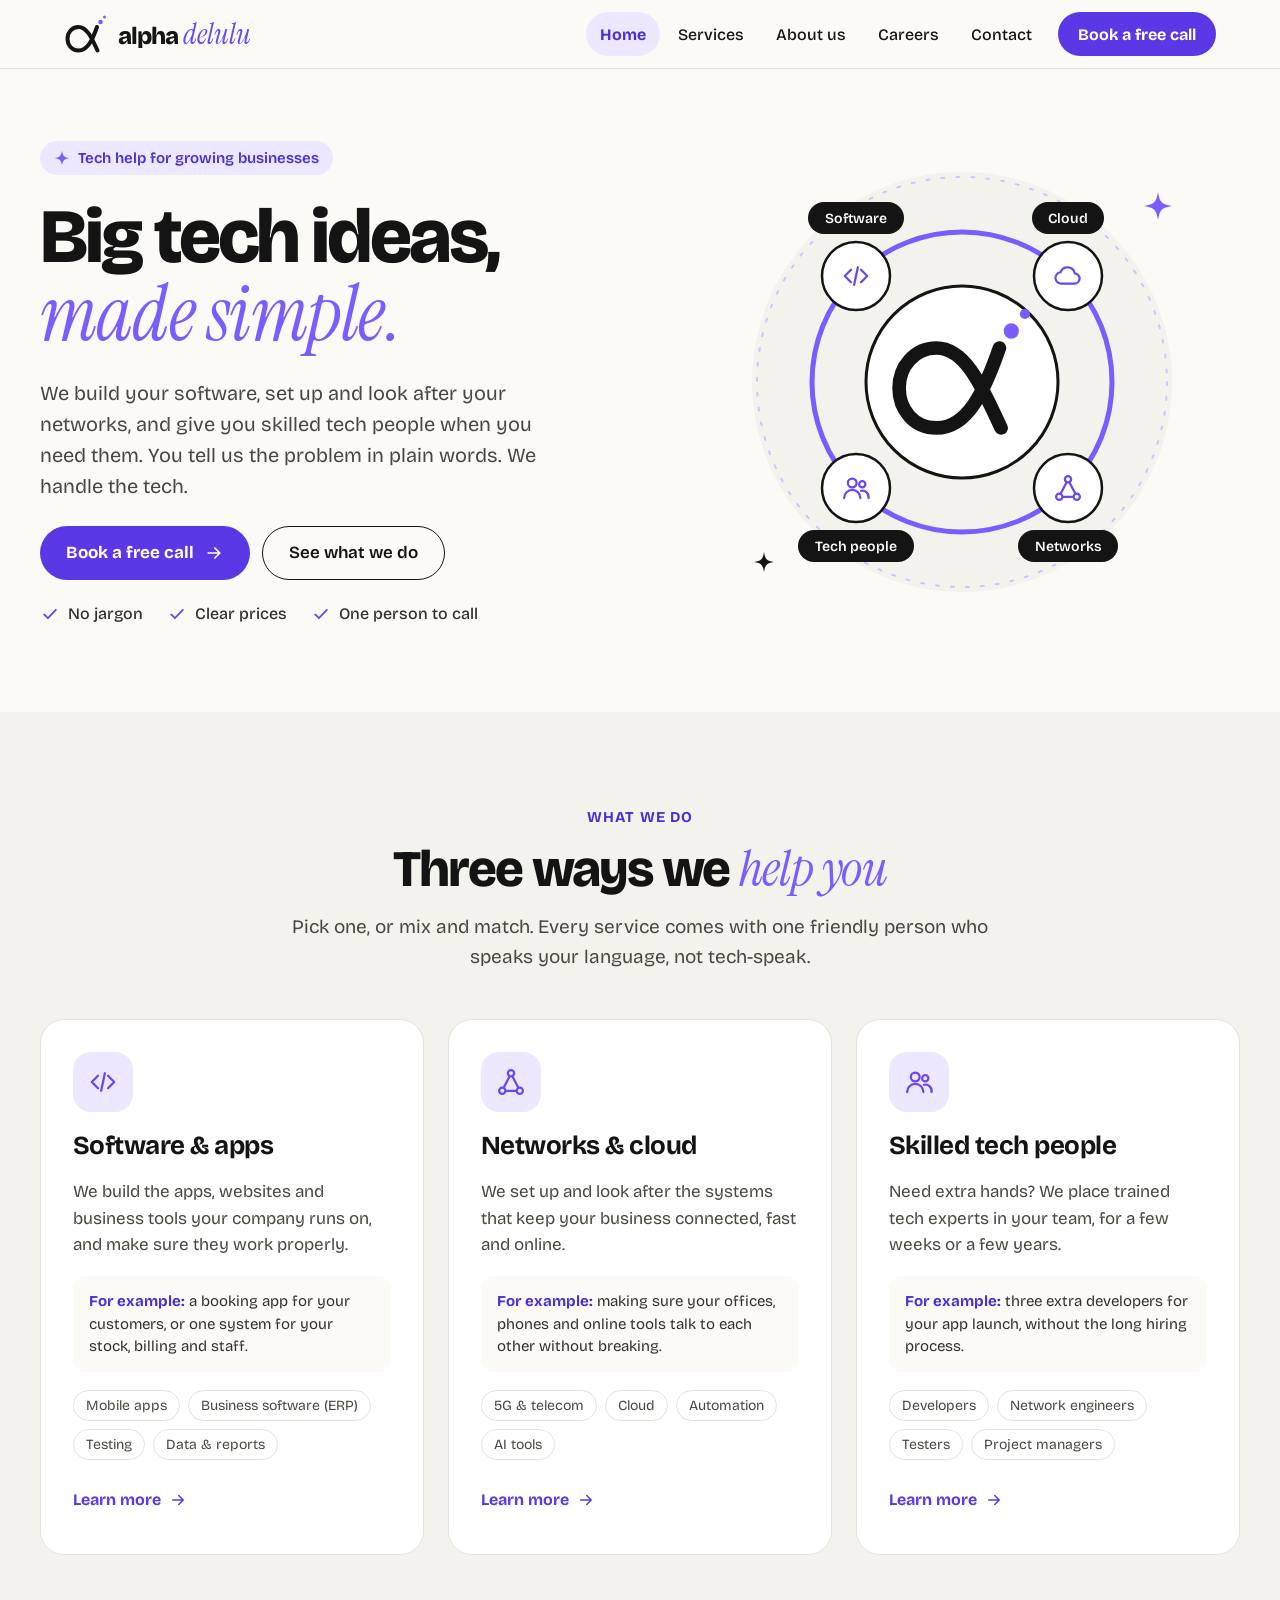
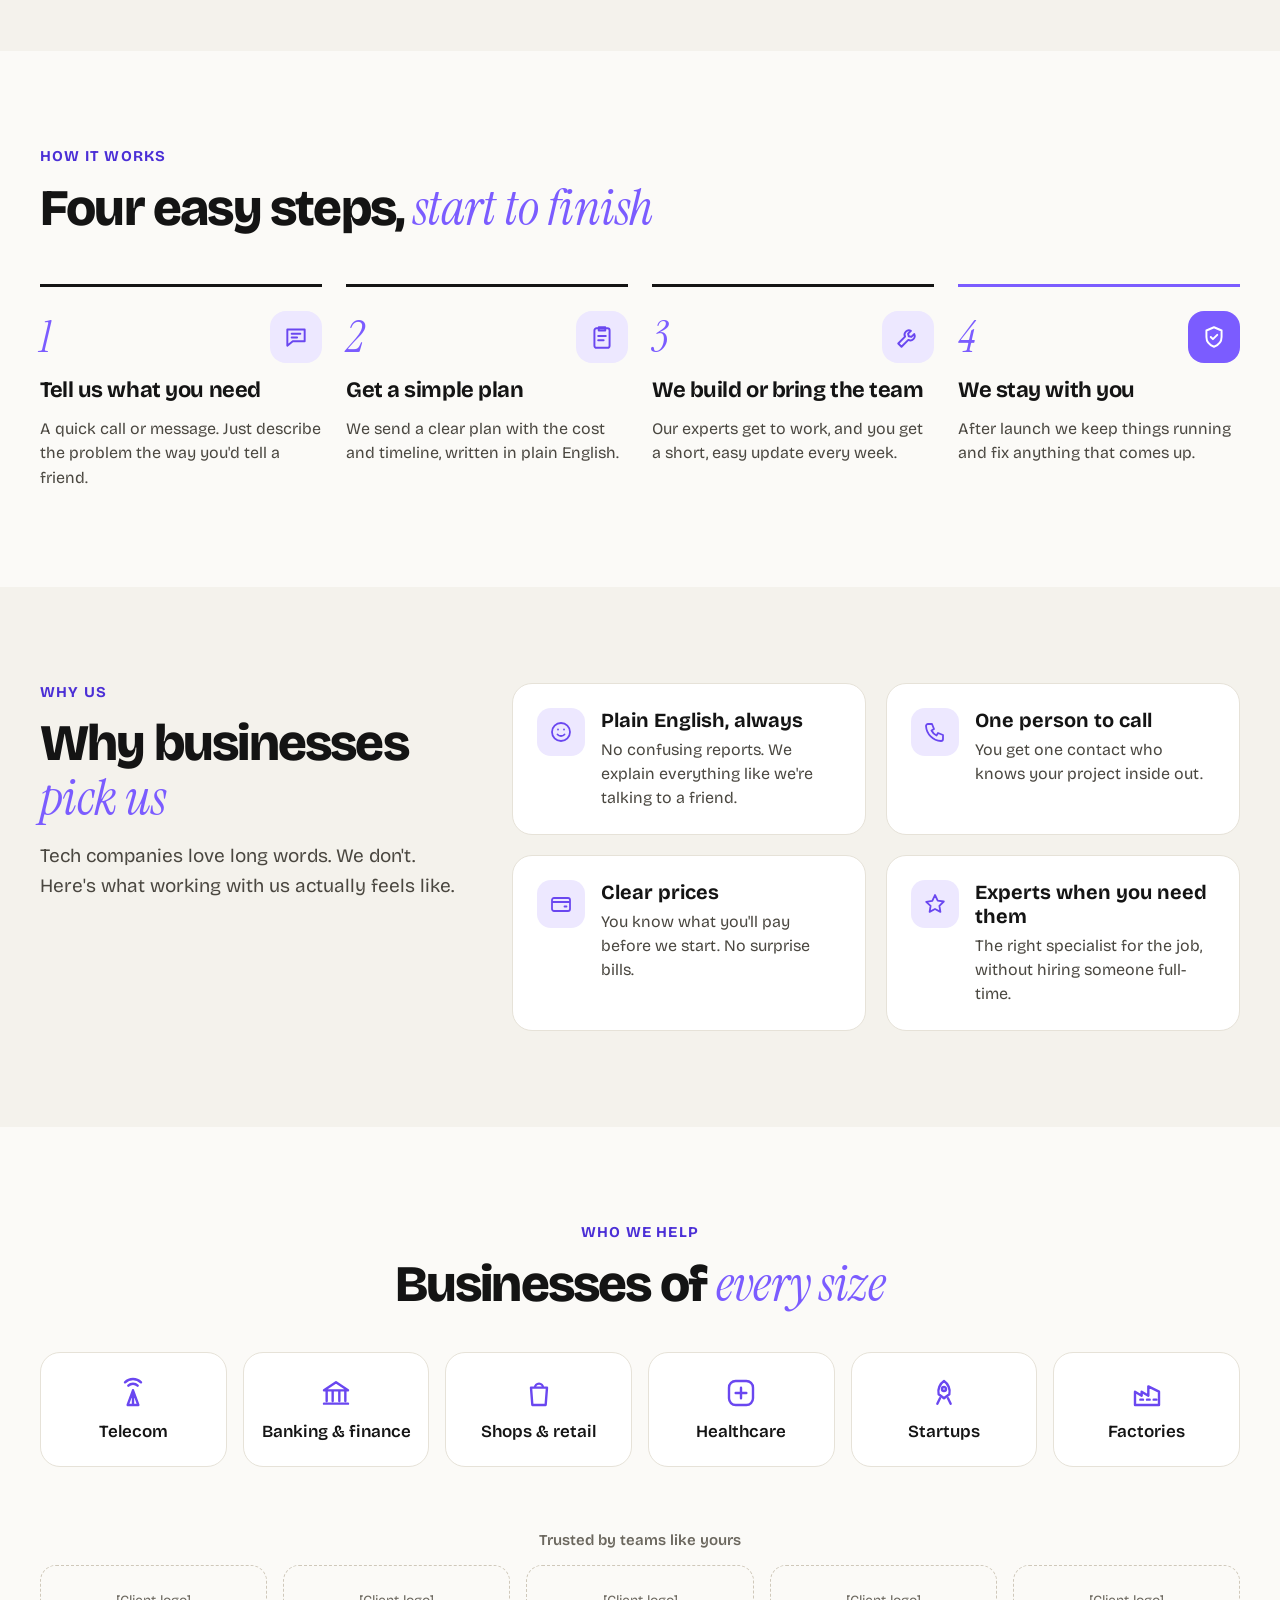
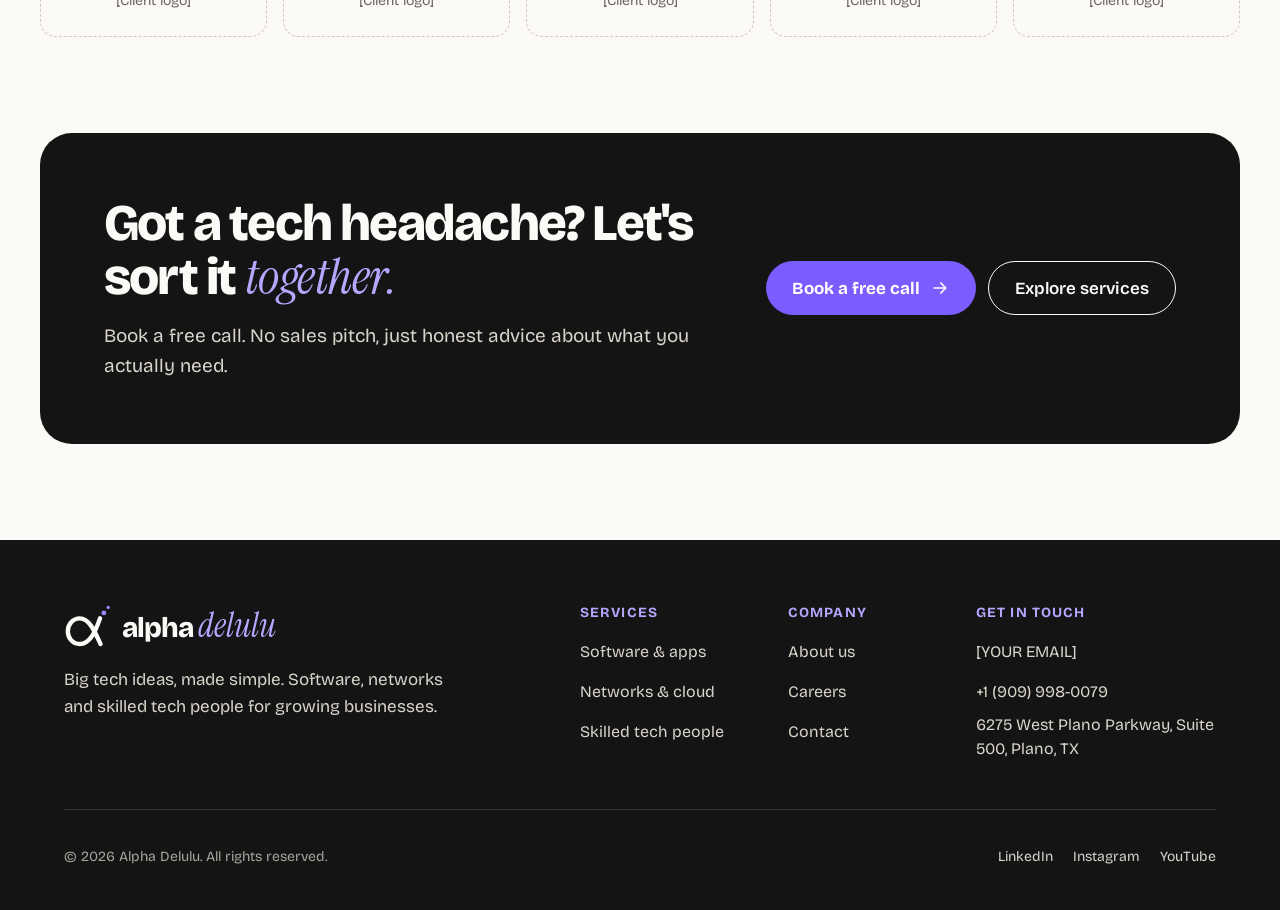
<file: index.html>
<!doctype html>
<html lang="en">
<head>
<meta charset="utf-8">
<meta name="viewport" content="width=device-width, initial-scale=1">
<title>Alpha Delulu — Home</title>
<meta name="description" content="Alpha Delulu builds software, sets up and looks after networks, and provides skilled tech people for growing businesses. Big tech ideas, made simple.">
<meta name="theme-color" content="#FBFAF7">
<meta property="og:title" content="Alpha Delulu — Home">
<meta property="og:description" content="Alpha Delulu builds software, sets up and looks after networks, and provides skilled tech people for growing businesses. Big tech ideas, made simple.">
<meta property="og:type" content="website">
<link rel="icon" href="assets/favicon.svg" type="image/svg+xml">
<link rel="preconnect" href="https://fonts.googleapis.com">
<link rel="preconnect" href="https://fonts.gstatic.com" crossorigin>
<link href="https://fonts.googleapis.com/css2?family=Bricolage+Grotesque:opsz,wght@12..96,400;12..96,500;12..96,600;12..96,700;12..96,800&amp;family=Instrument+Serif:ital@0;1&amp;display=swap" rel="stylesheet">
<link rel="stylesheet" href="assets/styles.css">
<script>document.documentElement.className += ' js';</script>
<script src="assets/site.js" defer></script>
</head>
<body>
<main style="font-family: 'Bricolage Grotesque', sans-serif; color: #141414; background: #FBFAF7;">
  <header class="site-header">
  <div class="site-header__inner">
    <a class="brand" href="index.html" aria-label="Alpha Delulu home">
      <svg width="44" height="40" viewBox="24 18 176 160" aria-hidden="true"><path d="M 156 70 C 138 122, 118 164, 82 164 C 55 164, 38 142, 38 117 C 38 92, 56 70, 82 70 C 118 70, 138 122, 158 164" fill="none" stroke="#141414" stroke-width="16" stroke-linecap="round" stroke-linejoin="round"></path><circle cx="170" cy="50" r="9" fill="#7B5CFF"></circle><circle cx="186" cy="30" r="6" fill="#7B5CFF"></circle></svg>
      <span class="brand__word"><span class="brand__alpha">alpha</span><span class="brand__delulu">delulu</span></span>
    </a>
    <button class="menu-btn" type="button" aria-expanded="false" aria-controls="site-nav">
      <svg width="20" height="20" viewBox="0 0 24 24" fill="none" stroke="currentColor" stroke-width="2" stroke-linecap="round" aria-hidden="true"><path d="M4 7h16 M4 12h16 M4 17h16"></path></svg>
      Menu
    </button>
    <nav id="site-nav" class="site-nav" aria-label="Main">
      <a href="index.html" aria-current="page">Home</a>
      <a href="services.html">Services</a>
      <a href="about.html">About us</a>
      <a href="careers.html">Careers</a>
      <a href="contact.html">Contact</a>
      <a class="nav-cta" href="contact.html">Book a free call</a>
    </nav>
  </div>
</header>

  <!-- HERO -->
  <section style="padding: 72px 24px 88px;">
    <div style="max-width: 1200px; margin: 0 auto; display: flex; flex-wrap: wrap; align-items: center; gap: 48px;">
      <div style="flex: 1 1 480px; min-width: 0; display: flex; flex-direction: column; gap: 24px;">
        <span style="align-self: flex-start; display: inline-flex; align-items: center; gap: 8px; padding: 8px 14px; border-radius: 999px; background: #EDE8FF; color: #4B2FD6; font-size: 15px; font-weight: 600;">
          <svg width="16" height="16" viewBox="0 0 24 24" fill="#7B5CFF" aria-hidden="true"><path d="M12 1 C13.6 9 15 10.4 23 12 C15 13.6 13.6 15 12 23 C10.4 15 9 13.6 1 12 C9 10.4 10.4 9 12 1z"></path></svg>
          Tech help for growing businesses
        </span>
        <h1 style="margin: 0; font-size: clamp(44px, 6vw, 80px); font-weight: 800; letter-spacing: -0.04em; line-height: 1;">Big tech ideas, <span style="font-family: 'Instrument Serif', serif; font-style: italic; font-weight: 400; color: #7B5CFF; letter-spacing: -0.01em;">made simple.</span></h1>
        <p style="margin: 0; max-width: 540px; font-size: 20px; line-height: 1.55; color: #4A4740;">We build your software, set up and look after your networks, and give you skilled tech people when you need them. You tell us the problem in plain words. We handle the tech.</p>
        <div style="display: flex; flex-wrap: wrap; gap: 12px;">
          <a href="contact.html" style="display: inline-flex; align-items: center; gap: 10px; min-height: 54px; padding: 0 26px; border-radius: 999px; background: #5A38E6; color: #FFFFFF; font-size: 17px; font-weight: 700; text-decoration: none;">Book a free call
            <svg width="20" height="20" viewBox="0 0 24 24" fill="none" stroke="currentColor" stroke-width="2" stroke-linecap="round" stroke-linejoin="round" aria-hidden="true"><path d="M5 12h14 M13 6l6 6-6 6"></path></svg>
          </a>
          <a href="services.html" style="display: inline-flex; align-items: center; min-height: 54px; padding: 0 26px; border-radius: 999px; border: 1.5px solid #141414; color: #141414; font-size: 17px; font-weight: 600; text-decoration: none;">See what we do</a>
        </div>
        <div style="display: flex; flex-wrap: wrap; gap: 10px 24px; font-size: 16px; font-weight: 500; color: #33312D;">
          <span style="display: inline-flex; align-items: center; gap: 8px;"><svg width="20" height="20" viewBox="0 0 24 24" fill="none" stroke="#6A47F0" stroke-width="2.2" stroke-linecap="round" stroke-linejoin="round" aria-hidden="true"><path d="M5 12.5l4.5 4.5L19 7"></path></svg>No jargon</span>
          <span style="display: inline-flex; align-items: center; gap: 8px;"><svg width="20" height="20" viewBox="0 0 24 24" fill="none" stroke="#6A47F0" stroke-width="2.2" stroke-linecap="round" stroke-linejoin="round" aria-hidden="true"><path d="M5 12.5l4.5 4.5L19 7"></path></svg>Clear prices</span>
          <span style="display: inline-flex; align-items: center; gap: 8px;"><svg width="20" height="20" viewBox="0 0 24 24" fill="none" stroke="#6A47F0" stroke-width="2.2" stroke-linecap="round" stroke-linejoin="round" aria-hidden="true"><path d="M5 12.5l4.5 4.5L19 7"></path></svg>One person to call</span>
        </div>
      </div>
      <div style="flex: 1 1 440px; min-width: 0; display: flex; justify-content: center;">
        <svg viewBox="0 0 520 480" style="width: 100%; max-width: 520px; height: auto;" role="img" aria-label="Illustration: the Alpha Delulu mark inside a violet ring, surrounded by software, cloud, network and people icons">
          <circle cx="260" cy="240" r="210" fill="#F4F2EC"></circle>
          <circle cx="260" cy="240" r="205" fill="none" stroke="#CFC4FF" stroke-width="2" stroke-dasharray="3 12" stroke-linecap="round"></circle>
          <circle cx="260" cy="240" r="150" fill="none" stroke="#7B5CFF" stroke-width="5"></circle>
          <circle cx="260" cy="240" r="96" fill="#FFFFFF" stroke="#141414" stroke-width="3"></circle>
          <g transform="translate(260 240) scale(0.85) translate(-112 -110)">
            <path d="M 156 70 C 138 122, 118 164, 82 164 C 55 164, 38 142, 38 117 C 38 92, 56 70, 82 70 C 118 70, 138 122, 158 164" fill="none" stroke="#141414" stroke-width="16" stroke-linecap="round" stroke-linejoin="round"></path>
            <circle cx="170" cy="50" r="9" fill="#7B5CFF"></circle>
            <circle cx="186" cy="30" r="6" fill="#7B5CFF"></circle>
          </g>
          <g transform="translate(154 134)">
            <circle r="34" fill="#FFFFFF" stroke="#141414" stroke-width="2.5"></circle>
            <g transform="translate(-15 -15) scale(1.25)"><path d="M8 7l-5 5 5 5 M16 7l5 5-5 5 M13.5 5l-3 14" fill="none" stroke="#6A47F0" stroke-width="1.8" stroke-linecap="round" stroke-linejoin="round"></path></g>
            <g transform="translate(0 -58)"><rect x="-48" y="-16" width="96" height="32" rx="16" fill="#141414"></rect><text y="5" text-anchor="middle" font-family="Bricolage Grotesque, sans-serif" font-size="14" font-weight="600" fill="#FBFAF7">Software</text></g>
          </g>
          <g transform="translate(366 134)">
            <circle r="34" fill="#FFFFFF" stroke="#141414" stroke-width="2.5"></circle>
            <g transform="translate(-15 -15) scale(1.25)"><path d="M7 18h10a4 4 0 0 0 .5-8A6 6 0 0 0 6 9a4.5 4.5 0 0 0 1 9z" fill="none" stroke="#6A47F0" stroke-width="1.8" stroke-linecap="round" stroke-linejoin="round"></path></g>
            <g transform="translate(0 -58)"><rect x="-36" y="-16" width="72" height="32" rx="16" fill="#141414"></rect><text y="5" text-anchor="middle" font-family="Bricolage Grotesque, sans-serif" font-size="14" font-weight="600" fill="#FBFAF7">Cloud</text></g>
          </g>
          <g transform="translate(366 346)">
            <circle r="34" fill="#FFFFFF" stroke="#141414" stroke-width="2.5"></circle>
            <g transform="translate(-15 -15) scale(1.25)"><path d="M9.5 5a2.5 2.5 0 1 0 5 0a2.5 2.5 0 1 0 -5 0 M2.5 19a2.5 2.5 0 1 0 5 0a2.5 2.5 0 1 0 -5 0 M16.5 19a2.5 2.5 0 1 0 5 0a2.5 2.5 0 1 0 -5 0 M11 7.2L6 16.8 M13 7.2l5 9.6 M7.5 19h9" fill="none" stroke="#6A47F0" stroke-width="1.8" stroke-linecap="round" stroke-linejoin="round"></path></g>
            <g transform="translate(0 58)"><rect x="-50" y="-16" width="100" height="32" rx="16" fill="#141414"></rect><text y="5" text-anchor="middle" font-family="Bricolage Grotesque, sans-serif" font-size="14" font-weight="600" fill="#FBFAF7">Networks</text></g>
          </g>
          <g transform="translate(154 346)">
            <circle r="34" fill="#FFFFFF" stroke="#141414" stroke-width="2.5"></circle>
            <g transform="translate(-15 -15) scale(1.25)"><path d="M5.5 8a3.5 3.5 0 1 0 7 0a3.5 3.5 0 1 0 -7 0 M2.5 20a6.5 6.5 0 0 1 13 0 M14.5 9a2.5 2.5 0 1 0 5 0a2.5 2.5 0 1 0 -5 0 M16 14.2a5 5 0 0 1 6 5.8" fill="none" stroke="#6A47F0" stroke-width="1.8" stroke-linecap="round" stroke-linejoin="round"></path></g>
            <g transform="translate(0 58)"><rect x="-58" y="-16" width="116" height="32" rx="16" fill="#141414"></rect><text y="5" text-anchor="middle" font-family="Bricolage Grotesque, sans-serif" font-size="14" font-weight="600" fill="#FBFAF7">Tech people</text></g>
          </g>
          <g transform="translate(456 64)"><path d="M0 -14 C1.8 -3.5 3.5 -1.8 14 0 C3.5 1.8 1.8 3.5 0 14 C-1.8 3.5 -3.5 1.8 -14 0 C-3.5 -1.8 -1.8 -3.5 0 -14z" fill="#7B5CFF"></path></g>
          <g transform="translate(62 420)"><path d="M0 -10 C1.3 -2.5 2.5 -1.3 10 0 C2.5 1.3 1.3 2.5 0 10 C-1.3 2.5 -2.5 1.3 -10 0 C-2.5 -1.3 -1.3 -2.5 0 -10z" fill="#141414"></path></g>
        </svg>
      </div>
    </div>
  </section>

  <!-- WHAT WE DO -->
  <section style="padding: 96px 24px; background: #F4F2EC;">
    <div style="max-width: 1200px; margin: 0 auto; display: flex; flex-direction: column; gap: 48px;">
      <div style="max-width: 720px; margin: 0 auto; text-align: center; display: flex; flex-direction: column; align-items: center; gap: 16px;">
        <span style="font-size: 15px; font-weight: 700; letter-spacing: 0.08em; text-transform: uppercase; color: #4B2FD6;">What we do</span>
        <h2 style="margin: 0; font-size: clamp(34px, 4vw, 54px); font-weight: 800; letter-spacing: -0.035em; line-height: 1.05;">Three ways we <span style="font-family: 'Instrument Serif', serif; font-style: italic; font-weight: 400; color: #7B5CFF; letter-spacing: -0.01em;">help you</span></h2>
        <p style="margin: 0; font-size: 19px; line-height: 1.55; color: #4A4740;">Pick one, or mix and match. Every service comes with one friendly person who speaks your language, not tech-speak.</p>
      </div>
      <div style="display: flex; flex-wrap: wrap; gap: 24px;">
        <article style="flex: 1 1 320px; min-width: 0; display: flex; flex-direction: column; gap: 18px; padding: 32px; border-radius: 24px; background: #FFFFFF; border: 1px solid #E6E2D8;">
          <div style="width: 60px; height: 60px; border-radius: 18px; background: #EDE8FF; color: #6A47F0; display: flex; align-items: center; justify-content: center;"><svg width="30" height="30" viewBox="0 0 24 24" fill="none" stroke="currentColor" stroke-width="1.8" stroke-linecap="round" stroke-linejoin="round" aria-hidden="true"><path d="M8 7l-5 5 5 5 M16 7l5 5-5 5 M13.5 5l-3 14"></path></svg></div>
          <h3 style="margin: 0; font-size: 26px; font-weight: 700; letter-spacing: -0.02em;">Software &amp; apps</h3>
          <p style="margin: 0; font-size: 17px; line-height: 1.55; color: #4A4740;">We build the apps, websites and business tools your company runs on, and make sure they work properly.</p>
          <div style="padding: 14px 16px; border-radius: 14px; background: #FBFAF7; font-size: 15px; line-height: 1.5; color: #33312D;"><strong style="color: #4B2FD6;">For example:</strong> a booking app for your customers, or one system for your stock, billing and staff.</div>
          <div style="display: flex; flex-wrap: wrap; gap: 8px;">
            <span style="padding: 6px 12px; border-radius: 999px; border: 1px solid #E6E2D8; font-size: 14px; color: #4A4740;">Mobile apps</span>
            <span style="padding: 6px 12px; border-radius: 999px; border: 1px solid #E6E2D8; font-size: 14px; color: #4A4740;">Business software (ERP)</span>
            <span style="padding: 6px 12px; border-radius: 999px; border: 1px solid #E6E2D8; font-size: 14px; color: #4A4740;">Testing</span>
            <span style="padding: 6px 12px; border-radius: 999px; border: 1px solid #E6E2D8; font-size: 14px; color: #4A4740;">Data &amp; reports</span>
          </div>
          <a href="services.html#software" style="margin-top: auto; display: inline-flex; align-items: center; gap: 8px; min-height: 44px; font-size: 16px; font-weight: 700; text-decoration: none; color: #5A38E6;">Learn more <svg width="18" height="18" viewBox="0 0 24 24" fill="none" stroke="currentColor" stroke-width="2" stroke-linecap="round" stroke-linejoin="round" aria-hidden="true"><path d="M5 12h14 M13 6l6 6-6 6"></path></svg></a>
        </article>
        <article style="flex: 1 1 320px; min-width: 0; display: flex; flex-direction: column; gap: 18px; padding: 32px; border-radius: 24px; background: #FFFFFF; border: 1px solid #E6E2D8;">
          <div style="width: 60px; height: 60px; border-radius: 18px; background: #EDE8FF; color: #6A47F0; display: flex; align-items: center; justify-content: center;"><svg width="30" height="30" viewBox="0 0 24 24" fill="none" stroke="currentColor" stroke-width="1.8" stroke-linecap="round" stroke-linejoin="round" aria-hidden="true"><path d="M9.5 5a2.5 2.5 0 1 0 5 0a2.5 2.5 0 1 0 -5 0 M2.5 19a2.5 2.5 0 1 0 5 0a2.5 2.5 0 1 0 -5 0 M16.5 19a2.5 2.5 0 1 0 5 0a2.5 2.5 0 1 0 -5 0 M11 7.2L6 16.8 M13 7.2l5 9.6 M7.5 19h9"></path></svg></div>
          <h3 style="margin: 0; font-size: 26px; font-weight: 700; letter-spacing: -0.02em;">Networks &amp; cloud</h3>
          <p style="margin: 0; font-size: 17px; line-height: 1.55; color: #4A4740;">We set up and look after the systems that keep your business connected, fast and online.</p>
          <div style="padding: 14px 16px; border-radius: 14px; background: #FBFAF7; font-size: 15px; line-height: 1.5; color: #33312D;"><strong style="color: #4B2FD6;">For example:</strong> making sure your offices, phones and online tools talk to each other without breaking.</div>
          <div style="display: flex; flex-wrap: wrap; gap: 8px;">
            <span style="padding: 6px 12px; border-radius: 999px; border: 1px solid #E6E2D8; font-size: 14px; color: #4A4740;">5G &amp; telecom</span>
            <span style="padding: 6px 12px; border-radius: 999px; border: 1px solid #E6E2D8; font-size: 14px; color: #4A4740;">Cloud</span>
            <span style="padding: 6px 12px; border-radius: 999px; border: 1px solid #E6E2D8; font-size: 14px; color: #4A4740;">Automation</span>
            <span style="padding: 6px 12px; border-radius: 999px; border: 1px solid #E6E2D8; font-size: 14px; color: #4A4740;">AI tools</span>
          </div>
          <a href="services.html#networks" style="margin-top: auto; display: inline-flex; align-items: center; gap: 8px; min-height: 44px; font-size: 16px; font-weight: 700; text-decoration: none; color: #5A38E6;">Learn more <svg width="18" height="18" viewBox="0 0 24 24" fill="none" stroke="currentColor" stroke-width="2" stroke-linecap="round" stroke-linejoin="round" aria-hidden="true"><path d="M5 12h14 M13 6l6 6-6 6"></path></svg></a>
        </article>
        <article style="flex: 1 1 320px; min-width: 0; display: flex; flex-direction: column; gap: 18px; padding: 32px; border-radius: 24px; background: #FFFFFF; border: 1px solid #E6E2D8;">
          <div style="width: 60px; height: 60px; border-radius: 18px; background: #EDE8FF; color: #6A47F0; display: flex; align-items: center; justify-content: center;"><svg width="30" height="30" viewBox="0 0 24 24" fill="none" stroke="currentColor" stroke-width="1.8" stroke-linecap="round" stroke-linejoin="round" aria-hidden="true"><path d="M5.5 8a3.5 3.5 0 1 0 7 0a3.5 3.5 0 1 0 -7 0 M2.5 20a6.5 6.5 0 0 1 13 0 M14.5 9a2.5 2.5 0 1 0 5 0a2.5 2.5 0 1 0 -5 0 M16 14.2a5 5 0 0 1 6 5.8"></path></svg></div>
          <h3 style="margin: 0; font-size: 26px; font-weight: 700; letter-spacing: -0.02em;">Skilled tech people</h3>
          <p style="margin: 0; font-size: 17px; line-height: 1.55; color: #4A4740;">Need extra hands? We place trained tech experts in your team, for a few weeks or a few years.</p>
          <div style="padding: 14px 16px; border-radius: 14px; background: #FBFAF7; font-size: 15px; line-height: 1.5; color: #33312D;"><strong style="color: #4B2FD6;">For example:</strong> three extra developers for your app launch, without the long hiring process.</div>
          <div style="display: flex; flex-wrap: wrap; gap: 8px;">
            <span style="padding: 6px 12px; border-radius: 999px; border: 1px solid #E6E2D8; font-size: 14px; color: #4A4740;">Developers</span>
            <span style="padding: 6px 12px; border-radius: 999px; border: 1px solid #E6E2D8; font-size: 14px; color: #4A4740;">Network engineers</span>
            <span style="padding: 6px 12px; border-radius: 999px; border: 1px solid #E6E2D8; font-size: 14px; color: #4A4740;">Testers</span>
            <span style="padding: 6px 12px; border-radius: 999px; border: 1px solid #E6E2D8; font-size: 14px; color: #4A4740;">Project managers</span>
          </div>
          <a href="services.html#people" style="margin-top: auto; display: inline-flex; align-items: center; gap: 8px; min-height: 44px; font-size: 16px; font-weight: 700; text-decoration: none; color: #5A38E6;">Learn more <svg width="18" height="18" viewBox="0 0 24 24" fill="none" stroke="currentColor" stroke-width="2" stroke-linecap="round" stroke-linejoin="round" aria-hidden="true"><path d="M5 12h14 M13 6l6 6-6 6"></path></svg></a>
        </article>
      </div>
    </div>
  </section>

  <!-- HOW IT WORKS -->
  <section style="padding: 96px 24px;">
    <div style="max-width: 1200px; margin: 0 auto; display: flex; flex-direction: column; gap: 48px;">
      <div style="max-width: 720px; display: flex; flex-direction: column; gap: 16px;">
        <span style="font-size: 15px; font-weight: 700; letter-spacing: 0.08em; text-transform: uppercase; color: #4B2FD6;">How it works</span>
        <h2 style="margin: 0; font-size: clamp(34px, 4vw, 54px); font-weight: 800; letter-spacing: -0.035em; line-height: 1.05;">Four easy steps, <span style="font-family: 'Instrument Serif', serif; font-style: italic; font-weight: 400; color: #7B5CFF; letter-spacing: -0.01em;">start to finish</span></h2>
      </div>
      <ol style="margin: 0; padding: 0; list-style: none; display: flex; flex-wrap: wrap; gap: 24px;">
        <li style="flex: 1 1 240px; min-width: 0; display: flex; flex-direction: column; gap: 14px; padding-top: 24px; border-top: 3px solid #141414;">
          <div style="display: flex; align-items: center; justify-content: space-between;">
            <span style="font-family: 'Instrument Serif', serif; font-style: italic; font-size: 44px; line-height: 1; color: #7B5CFF;">1</span>
            <div style="width: 52px; height: 52px; border-radius: 16px; background: #EDE8FF; color: #6A47F0; display: flex; align-items: center; justify-content: center;"><svg width="26" height="26" viewBox="0 0 24 24" fill="none" stroke="currentColor" stroke-width="1.8" stroke-linecap="round" stroke-linejoin="round" aria-hidden="true"><path d="M4 5h16v11H9l-5 4z M8 9h8 M8 12.5h5"></path></svg></div>
          </div>
          <h3 style="margin: 0; font-size: 22px; font-weight: 700; letter-spacing: -0.02em;">Tell us what you need</h3>
          <p style="margin: 0; font-size: 16px; line-height: 1.55; color: #4A4740;">A quick call or message. Just describe the problem the way you'd tell a friend.</p>
        </li>
        <li style="flex: 1 1 240px; min-width: 0; display: flex; flex-direction: column; gap: 14px; padding-top: 24px; border-top: 3px solid #141414;">
          <div style="display: flex; align-items: center; justify-content: space-between;">
            <span style="font-family: 'Instrument Serif', serif; font-style: italic; font-size: 44px; line-height: 1; color: #7B5CFF;">2</span>
            <div style="width: 52px; height: 52px; border-radius: 16px; background: #EDE8FF; color: #6A47F0; display: flex; align-items: center; justify-content: center;"><svg width="26" height="26" viewBox="0 0 24 24" fill="none" stroke="currentColor" stroke-width="1.8" stroke-linecap="round" stroke-linejoin="round" aria-hidden="true"><path d="M7 4h10a2 2 0 0 1 2 2v14a2 2 0 0 1-2 2H7a2 2 0 0 1-2-2V6a2 2 0 0 1 2-2z M9 3h6v3H9z M8.5 11h7 M8.5 15h5"></path></svg></div>
          </div>
          <h3 style="margin: 0; font-size: 22px; font-weight: 700; letter-spacing: -0.02em;">Get a simple plan</h3>
          <p style="margin: 0; font-size: 16px; line-height: 1.55; color: #4A4740;">We send a clear plan with the cost and timeline, written in plain English.</p>
        </li>
        <li style="flex: 1 1 240px; min-width: 0; display: flex; flex-direction: column; gap: 14px; padding-top: 24px; border-top: 3px solid #141414;">
          <div style="display: flex; align-items: center; justify-content: space-between;">
            <span style="font-family: 'Instrument Serif', serif; font-style: italic; font-size: 44px; line-height: 1; color: #7B5CFF;">3</span>
            <div style="width: 52px; height: 52px; border-radius: 16px; background: #EDE8FF; color: #6A47F0; display: flex; align-items: center; justify-content: center;"><svg width="26" height="26" viewBox="0 0 24 24" fill="none" stroke="currentColor" stroke-width="1.8" stroke-linecap="round" stroke-linejoin="round" aria-hidden="true"><path d="M14.7 6.3a4 4 0 0 0-5.4 5.4L3 18l3 3 6.3-6.3a4 4 0 0 0 5.4-5.4l-2.6 2.6-2.4-.6-.6-2.4z"></path></svg></div>
          </div>
          <h3 style="margin: 0; font-size: 22px; font-weight: 700; letter-spacing: -0.02em;">We build or bring the team</h3>
          <p style="margin: 0; font-size: 16px; line-height: 1.55; color: #4A4740;">Our experts get to work, and you get a short, easy update every week.</p>
        </li>
        <li style="flex: 1 1 240px; min-width: 0; display: flex; flex-direction: column; gap: 14px; padding-top: 24px; border-top: 3px solid #7B5CFF;">
          <div style="display: flex; align-items: center; justify-content: space-between;">
            <span style="font-family: 'Instrument Serif', serif; font-style: italic; font-size: 44px; line-height: 1; color: #7B5CFF;">4</span>
            <div style="width: 52px; height: 52px; border-radius: 16px; background: #7B5CFF; color: #FFFFFF; display: flex; align-items: center; justify-content: center;"><svg width="26" height="26" viewBox="0 0 24 24" fill="none" stroke="currentColor" stroke-width="1.8" stroke-linecap="round" stroke-linejoin="round" aria-hidden="true"><path d="M12 3l7 3v6c0 4.5-3 7.5-7 9-4-1.5-7-4.5-7-9V6z M9 12l2 2 4-4"></path></svg></div>
          </div>
          <h3 style="margin: 0; font-size: 22px; font-weight: 700; letter-spacing: -0.02em;">We stay with you</h3>
          <p style="margin: 0; font-size: 16px; line-height: 1.55; color: #4A4740;">After launch we keep things running and fix anything that comes up.</p>
        </li>
      </ol>
    </div>
  </section>

  <!-- WHY US -->
  <section style="padding: 96px 24px; background: #F4F2EC;">
    <div style="max-width: 1200px; margin: 0 auto; display: flex; flex-wrap: wrap; gap: 48px; align-items: flex-start;">
      <div style="flex: 1 1 340px; min-width: 0; display: flex; flex-direction: column; gap: 16px;">
        <span style="font-size: 15px; font-weight: 700; letter-spacing: 0.08em; text-transform: uppercase; color: #4B2FD6;">Why us</span>
        <h2 style="margin: 0; font-size: clamp(34px, 4vw, 54px); font-weight: 800; letter-spacing: -0.035em; line-height: 1.05;">Why businesses <span style="font-family: 'Instrument Serif', serif; font-style: italic; font-weight: 400; color: #7B5CFF; letter-spacing: -0.01em;">pick us</span></h2>
        <p style="margin: 0; font-size: 19px; line-height: 1.55; color: #4A4740;">Tech companies love long words. We don't. Here's what working with us actually feels like.</p>
      </div>
      <div style="flex: 2 1 560px; min-width: 0; display: grid; grid-template-columns: repeat(auto-fit, minmax(260px, 1fr)); gap: 20px;">
        <div style="display: flex; gap: 16px; padding: 24px; border-radius: 20px; background: #FFFFFF; border: 1px solid #E6E2D8;">
          <div style="width: 48px; height: 48px; flex-shrink: 0; border-radius: 14px; background: #EDE8FF; color: #6A47F0; display: flex; align-items: center; justify-content: center;"><svg width="24" height="24" viewBox="0 0 24 24" fill="none" stroke="currentColor" stroke-width="1.8" stroke-linecap="round" stroke-linejoin="round" aria-hidden="true"><path d="M3 12a9 9 0 1 0 18 0a9 9 0 1 0 -18 0 M8.5 14.5s1.3 1.5 3.5 1.5 3.5-1.5 3.5-1.5 M9 9.5h.01 M15 9.5h.01"></path></svg></div>
          <div style="display: flex; flex-direction: column; gap: 6px;"><h3 style="margin: 0; font-size: 20px; font-weight: 700;">Plain English, always</h3><p style="margin: 0; font-size: 16px; line-height: 1.5; color: #4A4740;">No confusing reports. We explain everything like we're talking to a friend.</p></div>
        </div>
        <div style="display: flex; gap: 16px; padding: 24px; border-radius: 20px; background: #FFFFFF; border: 1px solid #E6E2D8;">
          <div style="width: 48px; height: 48px; flex-shrink: 0; border-radius: 14px; background: #EDE8FF; color: #6A47F0; display: flex; align-items: center; justify-content: center;"><svg width="24" height="24" viewBox="0 0 24 24" fill="none" stroke="currentColor" stroke-width="1.8" stroke-linecap="round" stroke-linejoin="round" aria-hidden="true"><path d="M5 4h4l2 5-2.5 1.5a11 11 0 0 0 5 5L15 13l5 2v4a2 2 0 0 1-2 2A16 16 0 0 1 3 6a2 2 0 0 1 2-2z"></path></svg></div>
          <div style="display: flex; flex-direction: column; gap: 6px;"><h3 style="margin: 0; font-size: 20px; font-weight: 700;">One person to call</h3><p style="margin: 0; font-size: 16px; line-height: 1.5; color: #4A4740;">You get one contact who knows your project inside out.</p></div>
        </div>
        <div style="display: flex; gap: 16px; padding: 24px; border-radius: 20px; background: #FFFFFF; border: 1px solid #E6E2D8;">
          <div style="width: 48px; height: 48px; flex-shrink: 0; border-radius: 14px; background: #EDE8FF; color: #6A47F0; display: flex; align-items: center; justify-content: center;"><svg width="24" height="24" viewBox="0 0 24 24" fill="none" stroke="currentColor" stroke-width="1.8" stroke-linecap="round" stroke-linejoin="round" aria-hidden="true"><path d="M5 6h14a2 2 0 0 1 2 2v9a2 2 0 0 1-2 2H5a2 2 0 0 1-2-2V8a2 2 0 0 1 2-2z M3 10h18 M15.5 14.5h2"></path></svg></div>
          <div style="display: flex; flex-direction: column; gap: 6px;"><h3 style="margin: 0; font-size: 20px; font-weight: 700;">Clear prices</h3><p style="margin: 0; font-size: 16px; line-height: 1.5; color: #4A4740;">You know what you'll pay before we start. No surprise bills.</p></div>
        </div>
        <div style="display: flex; gap: 16px; padding: 24px; border-radius: 20px; background: #FFFFFF; border: 1px solid #E6E2D8;">
          <div style="width: 48px; height: 48px; flex-shrink: 0; border-radius: 14px; background: #EDE8FF; color: #6A47F0; display: flex; align-items: center; justify-content: center;"><svg width="24" height="24" viewBox="0 0 24 24" fill="none" stroke="currentColor" stroke-width="1.8" stroke-linecap="round" stroke-linejoin="round" aria-hidden="true"><path d="M12 3l2.7 5.6 6.1.9-4.4 4.3 1 6.1L12 17l-5.4 2.9 1-6.1L3.2 9.8l6.1-.9z"></path></svg></div>
          <div style="display: flex; flex-direction: column; gap: 6px;"><h3 style="margin: 0; font-size: 20px; font-weight: 700;">Experts when you need them</h3><p style="margin: 0; font-size: 16px; line-height: 1.5; color: #4A4740;">The right specialist for the job, without hiring someone full-time.</p></div>
        </div>
      </div>
    </div>
  </section>

  <!-- WHO WE HELP -->
  <section style="padding: 96px 24px 64px;">
    <div style="max-width: 1200px; margin: 0 auto; display: flex; flex-direction: column; gap: 40px;">
      <div style="text-align: center; display: flex; flex-direction: column; align-items: center; gap: 16px;">
        <span style="font-size: 15px; font-weight: 700; letter-spacing: 0.08em; text-transform: uppercase; color: #4B2FD6;">Who we help</span>
        <h2 style="margin: 0; font-size: clamp(34px, 4vw, 54px); font-weight: 800; letter-spacing: -0.035em; line-height: 1.05;">Businesses of <span style="font-family: 'Instrument Serif', serif; font-style: italic; font-weight: 400; color: #7B5CFF; letter-spacing: -0.01em;">every size</span></h2>
      </div>
      <div style="display: flex; flex-wrap: wrap; gap: 16px;">
        <div style="flex: 1 1 170px; display: flex; flex-direction: column; align-items: center; gap: 12px; padding: 24px 16px; border-radius: 20px; background: #FFFFFF; border: 1px solid #E6E2D8; text-align: center;"><svg width="32" height="32" viewBox="0 0 24 24" fill="none" stroke="#6A47F0" stroke-width="1.8" stroke-linecap="round" stroke-linejoin="round" aria-hidden="true"><path d="M12 10v11 M8 21h8 M12 10l-4 11 M12 10l4 11 M8.5 6.5a5 5 0 0 1 7 0 M6 4a8.5 8.5 0 0 1 12 0"></path></svg><span style="font-size: 17px; font-weight: 600;">Telecom</span></div>
        <div style="flex: 1 1 170px; display: flex; flex-direction: column; align-items: center; gap: 12px; padding: 24px 16px; border-radius: 20px; background: #FFFFFF; border: 1px solid #E6E2D8; text-align: center;"><svg width="32" height="32" viewBox="0 0 24 24" fill="none" stroke="#6A47F0" stroke-width="1.8" stroke-linecap="round" stroke-linejoin="round" aria-hidden="true"><path d="M3 10l9-6 9 6z M5 10v8 M9.5 10v8 M14.5 10v8 M19 10v8 M3 20h18"></path></svg><span style="font-size: 17px; font-weight: 600;">Banking &amp; finance</span></div>
        <div style="flex: 1 1 170px; display: flex; flex-direction: column; align-items: center; gap: 12px; padding: 24px 16px; border-radius: 20px; background: #FFFFFF; border: 1px solid #E6E2D8; text-align: center;"><svg width="32" height="32" viewBox="0 0 24 24" fill="none" stroke="#6A47F0" stroke-width="1.8" stroke-linecap="round" stroke-linejoin="round" aria-hidden="true"><path d="M6 8h12l-1 13H7z M9 8a3 3 0 0 1 6 0"></path></svg><span style="font-size: 17px; font-weight: 600;">Shops &amp; retail</span></div>
        <div style="flex: 1 1 170px; display: flex; flex-direction: column; align-items: center; gap: 12px; padding: 24px 16px; border-radius: 20px; background: #FFFFFF; border: 1px solid #E6E2D8; text-align: center;"><svg width="32" height="32" viewBox="0 0 24 24" fill="none" stroke="#6A47F0" stroke-width="1.8" stroke-linecap="round" stroke-linejoin="round" aria-hidden="true"><path d="M8 3h8a5 5 0 0 1 5 5v8a5 5 0 0 1-5 5H8a5 5 0 0 1-5-5V8a5 5 0 0 1 5-5z M12 8v8 M8 12h8"></path></svg><span style="font-size: 17px; font-weight: 600;">Healthcare</span></div>
        <div style="flex: 1 1 170px; display: flex; flex-direction: column; align-items: center; gap: 12px; padding: 24px 16px; border-radius: 20px; background: #FFFFFF; border: 1px solid #E6E2D8; text-align: center;"><svg width="32" height="32" viewBox="0 0 24 24" fill="none" stroke="#6A47F0" stroke-width="1.8" stroke-linecap="round" stroke-linejoin="round" aria-hidden="true"><path d="M12 3c3 2 5 6 4 10l-4 3-4-3c-1-4 1-8 4-10z M10.5 9a1.5 1.5 0 1 0 3 0a1.5 1.5 0 1 0 -3 0 M9 16l-2 4 M15 16l2 4"></path></svg><span style="font-size: 17px; font-weight: 600;">Startups</span></div>
        <div style="flex: 1 1 170px; display: flex; flex-direction: column; align-items: center; gap: 12px; padding: 24px 16px; border-radius: 20px; background: #FFFFFF; border: 1px solid #E6E2D8; text-align: center;"><svg width="32" height="32" viewBox="0 0 24 24" fill="none" stroke="#6A47F0" stroke-width="1.8" stroke-linecap="round" stroke-linejoin="round" aria-hidden="true"><path d="M3 21V11l5 3v-3l5 3V7l8 4v10z M7 17h2 M12 17h2 M17 17h2"></path></svg><span style="font-size: 17px; font-weight: 600;">Factories</span></div>
      </div>
      <div style="display: flex; flex-direction: column; gap: 16px; padding-top: 24px;">
        <span style="text-align: center; font-size: 15px; font-weight: 600; color: #6B675E;">Trusted by teams like yours</span>
        <div style="display: flex; flex-wrap: wrap; gap: 16px;">
          <div style="flex: 1 1 160px; height: 72px; border-radius: 16px; border: 1.5px dashed #CFC8BA; display: flex; align-items: center; justify-content: center; font-size: 14px; color: #6B675E;">[Client logo]</div>
          <div style="flex: 1 1 160px; height: 72px; border-radius: 16px; border: 1.5px dashed #CFC8BA; display: flex; align-items: center; justify-content: center; font-size: 14px; color: #6B675E;">[Client logo]</div>
          <div style="flex: 1 1 160px; height: 72px; border-radius: 16px; border: 1.5px dashed #CFC8BA; display: flex; align-items: center; justify-content: center; font-size: 14px; color: #6B675E;">[Client logo]</div>
          <div style="flex: 1 1 160px; height: 72px; border-radius: 16px; border: 1.5px dashed #CFC8BA; display: flex; align-items: center; justify-content: center; font-size: 14px; color: #6B675E;">[Client logo]</div>
          <div style="flex: 1 1 160px; height: 72px; border-radius: 16px; border: 1.5px dashed #CFC8BA; display: flex; align-items: center; justify-content: center; font-size: 14px; color: #6B675E;">[Client logo]</div>
        </div>
      </div>
    </div>
  </section>

  <!-- CTA -->
  <section style="padding: 32px 24px 96px;">
    <div style="max-width: 1200px; margin: 0 auto; padding: 64px clamp(24px, 5vw, 72px); border-radius: 32px; background: #141414; display: flex; flex-wrap: wrap; align-items: center; justify-content: space-between; gap: 40px;">
      <div style="flex: 1 1 460px; min-width: 0; display: flex; flex-direction: column; gap: 16px;">
        <h2 style="margin: 0; font-size: clamp(34px, 4vw, 54px); font-weight: 800; letter-spacing: -0.035em; line-height: 1.05; color: #FBFAF7;">Got a tech headache? Let's sort it <span style="font-family: 'Instrument Serif', serif; font-style: italic; font-weight: 400; color: #B7A6FF; letter-spacing: -0.01em;">together.</span></h2>
        <p style="margin: 0; font-size: 19px; line-height: 1.55; color: #D9D5CC;">Book a free call. No sales pitch, just honest advice about what you actually need.</p>
      </div>
      <div style="display: flex; flex-wrap: wrap; gap: 12px;">
        <a href="contact.html" style="display: inline-flex; align-items: center; gap: 10px; min-height: 54px; padding: 0 26px; border-radius: 999px; background: #7B5CFF; color: #FFFFFF; font-size: 17px; font-weight: 700; text-decoration: none;">Book a free call <svg width="20" height="20" viewBox="0 0 24 24" fill="none" stroke="currentColor" stroke-width="2" stroke-linecap="round" stroke-linejoin="round" aria-hidden="true"><path d="M5 12h14 M13 6l6 6-6 6"></path></svg></a>
        <a href="services.html" style="display: inline-flex; align-items: center; min-height: 54px; padding: 0 26px; border-radius: 999px; border: 1.5px solid #FBFAF7; color: #FBFAF7; font-size: 17px; font-weight: 600; text-decoration: none;">Explore services</a>
      </div>
    </div>
  </section>

  <footer style="font-family: 'Bricolage Grotesque', sans-serif; background: #141414; color: #FBFAF7;">
  <div style="max-width: 1200px; margin: 0 auto; padding: 64px 24px 32px; display: flex; flex-direction: column; gap: 48px;">
    <div style="display: flex; flex-wrap: wrap; gap: 40px; justify-content: space-between;">
      <div style="flex: 1 1 300px; max-width: 400px; display: flex; flex-direction: column; gap: 18px;">
        <a href="index.html" aria-label="Alpha Delulu home" style="display: flex; align-items: center; gap: 10px; text-decoration: none; color: #FBFAF7;">
          <svg width="48" height="44" viewBox="24 18 176 160" aria-hidden="true">
            <path d="M 156 70 C 138 122, 118 164, 82 164 C 55 164, 38 142, 38 117 C 38 92, 56 70, 82 70 C 118 70, 138 122, 158 164" fill="none" stroke="#FBFAF7" stroke-width="16" stroke-linecap="round" stroke-linejoin="round"></path>
            <circle cx="170" cy="50" r="9" fill="#9B85FF"></circle>
            <circle cx="186" cy="30" r="6" fill="#9B85FF"></circle>
          </svg>
          <span style="display: flex; align-items: baseline; gap: 6px; line-height: 1;">
            <span style="font-size: 28px; font-weight: 800; letter-spacing: -0.04em;">alpha</span>
            <span style="font-family: 'Instrument Serif', serif; font-style: italic; font-size: 34px; color: #B7A6FF;">delulu</span>
          </span>
        </a>
        <p style="margin: 0; color: #D9D5CC; font-size: 17px; line-height: 1.6;">Big tech ideas, made simple. Software, networks and skilled tech people for growing businesses.</p>
      </div>
      <div style="display: flex; flex-wrap: wrap; gap: 48px;">
        <div style="display: flex; flex-direction: column; gap: 4px; min-width: 160px;">
          <h2 style="margin: 0 0 8px; font-size: 14px; font-weight: 700; letter-spacing: 0.08em; text-transform: uppercase; color: #B7A6FF;">Services</h2>
          <a href="services.html#software" style="display: inline-flex; align-items: center; min-height: 36px; color: #D9D5CC; font-size: 16px; text-decoration: none;">Software &amp; apps</a>
          <a href="services.html#networks" style="display: inline-flex; align-items: center; min-height: 36px; color: #D9D5CC; font-size: 16px; text-decoration: none;">Networks &amp; cloud</a>
          <a href="services.html#people" style="display: inline-flex; align-items: center; min-height: 36px; color: #D9D5CC; font-size: 16px; text-decoration: none;">Skilled tech people</a>
        </div>
        <div style="display: flex; flex-direction: column; gap: 4px; min-width: 140px;">
          <h2 style="margin: 0 0 8px; font-size: 14px; font-weight: 700; letter-spacing: 0.08em; text-transform: uppercase; color: #B7A6FF;">Company</h2>
          <a href="about.html" style="display: inline-flex; align-items: center; min-height: 36px; color: #D9D5CC; font-size: 16px; text-decoration: none;">About us</a>
          <a href="careers.html" style="display: inline-flex; align-items: center; min-height: 36px; color: #D9D5CC; font-size: 16px; text-decoration: none;">Careers</a>
          <a href="contact.html" style="display: inline-flex; align-items: center; min-height: 36px; color: #D9D5CC; font-size: 16px; text-decoration: none;">Contact</a>
        </div>
        <div style="display: flex; flex-direction: column; gap: 4px; min-width: 200px;">
          <h2 style="margin: 0 0 8px; font-size: 14px; font-weight: 700; letter-spacing: 0.08em; text-transform: uppercase; color: #B7A6FF;">Get in touch</h2>
          <span style="display: inline-flex; align-items: center; min-height: 36px; color: #D9D5CC; font-size: 16px;">[YOUR EMAIL]</span>
          <a href="tel:+19099980079" style="display: inline-flex; align-items: center; min-height: 36px; color: #D9D5CC; font-size: 16px; text-decoration: none;">+1 (909) 998-0079</a>
          <span style="display: inline-flex; align-items: center; min-height: 36px; max-width: 240px; color: #D9D5CC; font-size: 16px; line-height: 1.5;">6275 West Plano Parkway, Suite 500, Plano, TX</span>
        </div>
      </div>
    </div>
    <div style="border-top: 1px solid #33312D; padding-top: 24px; display: flex; flex-wrap: wrap; justify-content: space-between; align-items: center; gap: 12px; color: #A8A49B; font-size: 14px;">
      <span>© 2026 Alpha Delulu. All rights reserved.</span>
      <span style="display: flex; flex-wrap: wrap; gap: 8px 20px;">
        <a href="#" style="display: inline-flex; align-items: center; min-height: 44px; color: #D9D5CC; text-decoration: none;">LinkedIn</a>
        <a href="#" style="display: inline-flex; align-items: center; min-height: 44px; color: #D9D5CC; text-decoration: none;">Instagram</a>
        <a href="#" style="display: inline-flex; align-items: center; min-height: 44px; color: #D9D5CC; text-decoration: none;">YouTube</a>
      </span>
    </div>
  </div>
</footer>
</main>
</body>
</html>
</file>
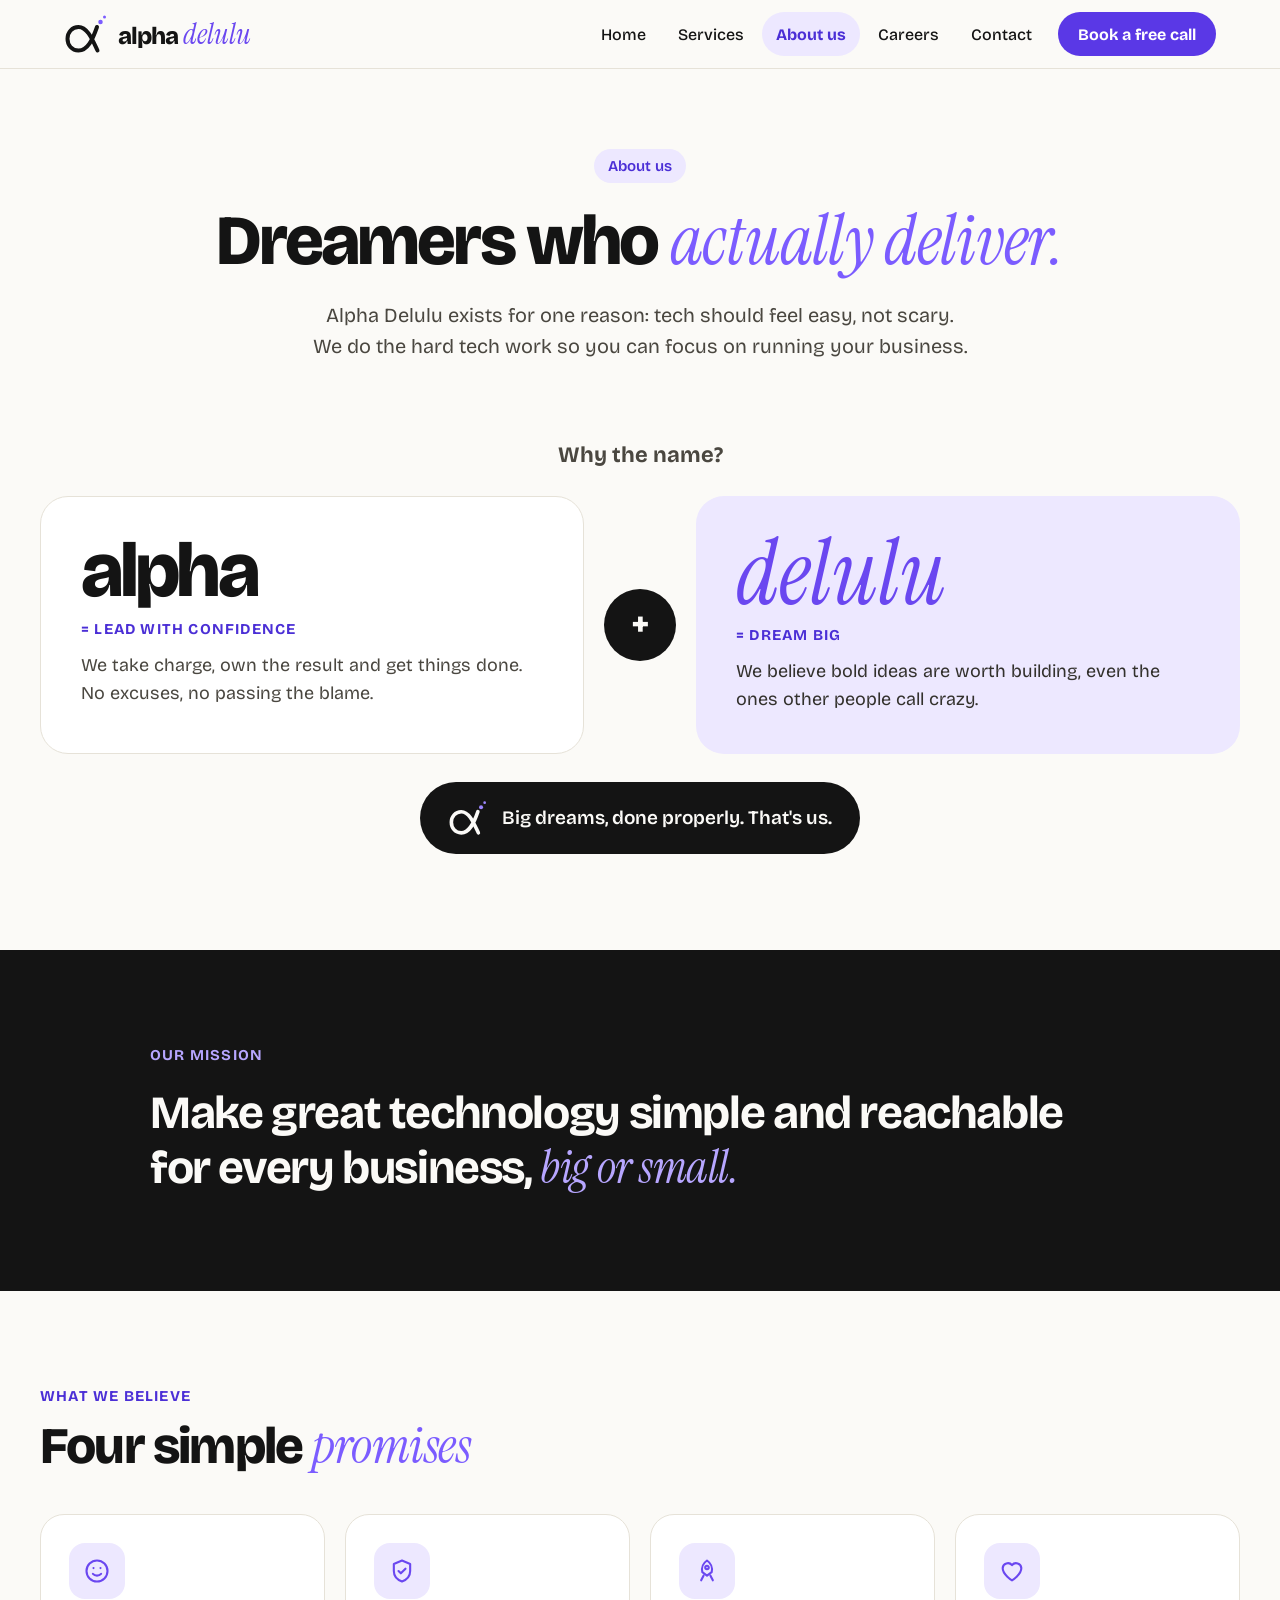
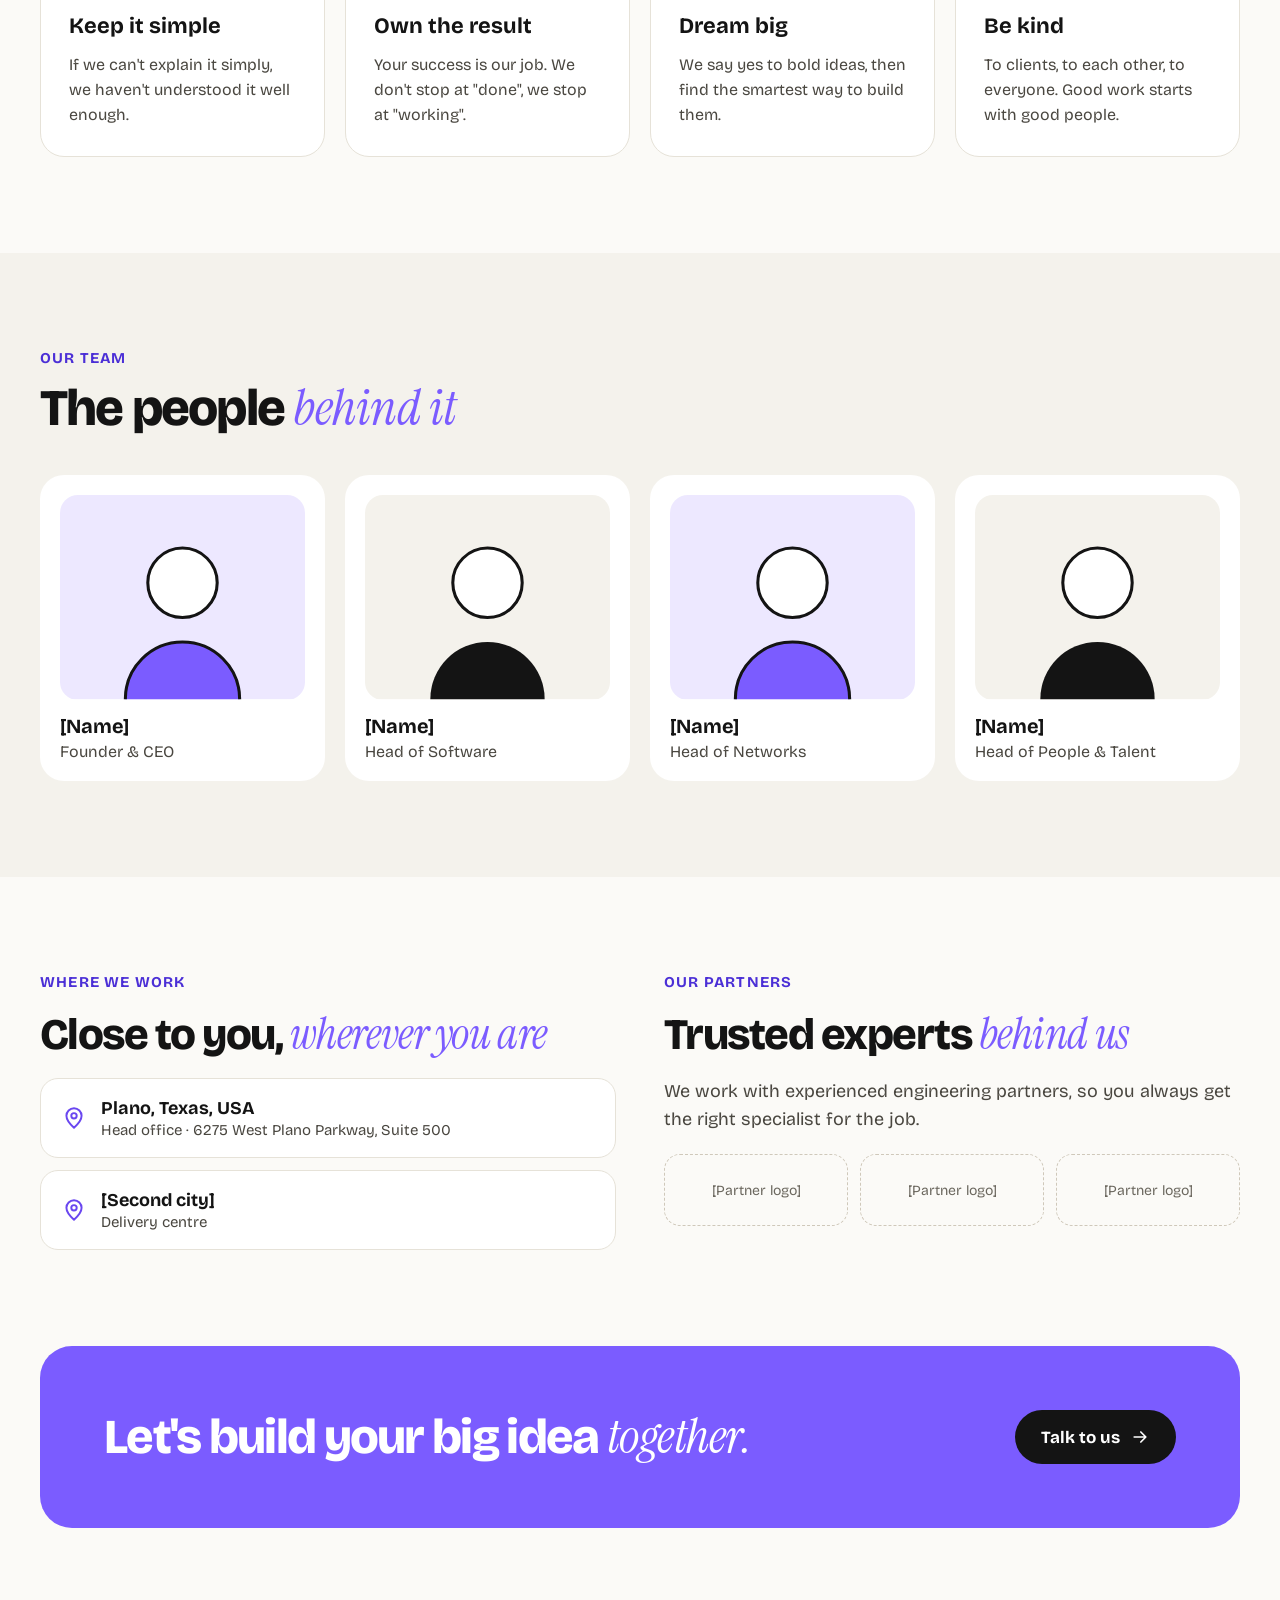
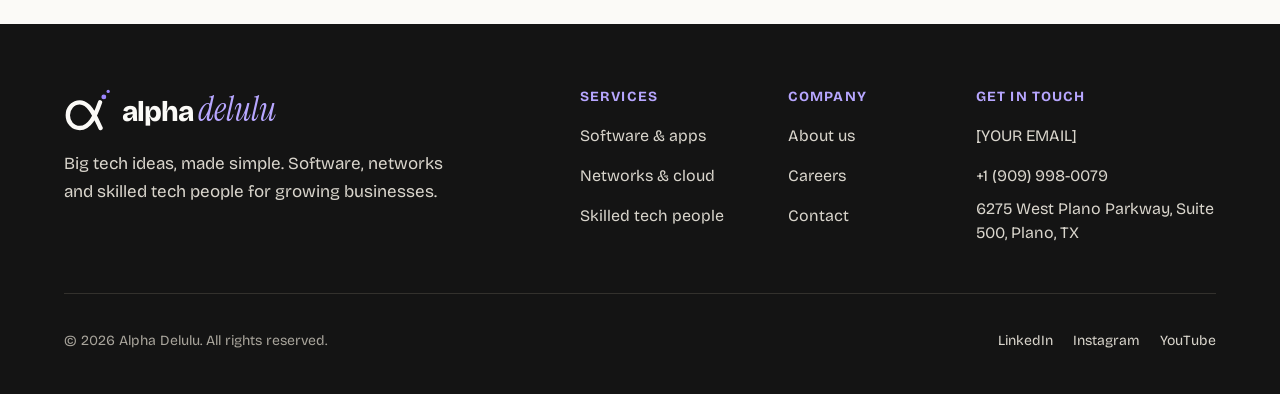
<file: about.html>
<!doctype html>
<html lang="en">
<head>
<meta charset="utf-8">
<meta name="viewport" content="width=device-width, initial-scale=1">
<title>Alpha Delulu — About us</title>
<meta name="description" content="Alpha Delulu: dreamers who actually deliver. Our mission, values, team and offices.">
<meta name="theme-color" content="#FBFAF7">
<meta property="og:title" content="Alpha Delulu — About us">
<meta property="og:description" content="Alpha Delulu: dreamers who actually deliver. Our mission, values, team and offices.">
<meta property="og:type" content="website">
<link rel="icon" href="assets/favicon.svg" type="image/svg+xml">
<link rel="preconnect" href="https://fonts.googleapis.com">
<link rel="preconnect" href="https://fonts.gstatic.com" crossorigin>
<link href="https://fonts.googleapis.com/css2?family=Bricolage+Grotesque:opsz,wght@12..96,400;12..96,500;12..96,600;12..96,700;12..96,800&amp;family=Instrument+Serif:ital@0;1&amp;display=swap" rel="stylesheet">
<link rel="stylesheet" href="assets/styles.css">
<script>document.documentElement.className += ' js';</script>
<script src="assets/site.js" defer></script>
</head>
<body>
<main style="font-family: 'Bricolage Grotesque', sans-serif; color: #141414; background: #FBFAF7;">
  <header class="site-header">
  <div class="site-header__inner">
    <a class="brand" href="index.html" aria-label="Alpha Delulu home">
      <svg width="44" height="40" viewBox="24 18 176 160" aria-hidden="true"><path d="M 156 70 C 138 122, 118 164, 82 164 C 55 164, 38 142, 38 117 C 38 92, 56 70, 82 70 C 118 70, 138 122, 158 164" fill="none" stroke="#141414" stroke-width="16" stroke-linecap="round" stroke-linejoin="round"></path><circle cx="170" cy="50" r="9" fill="#7B5CFF"></circle><circle cx="186" cy="30" r="6" fill="#7B5CFF"></circle></svg>
      <span class="brand__word"><span class="brand__alpha">alpha</span><span class="brand__delulu">delulu</span></span>
    </a>
    <button class="menu-btn" type="button" aria-expanded="false" aria-controls="site-nav">
      <svg width="20" height="20" viewBox="0 0 24 24" fill="none" stroke="currentColor" stroke-width="2" stroke-linecap="round" aria-hidden="true"><path d="M4 7h16 M4 12h16 M4 17h16"></path></svg>
      Menu
    </button>
    <nav id="site-nav" class="site-nav" aria-label="Main">
      <a href="index.html">Home</a>
      <a href="services.html">Services</a>
      <a href="about.html" aria-current="page">About us</a>
      <a href="careers.html">Careers</a>
      <a href="contact.html">Contact</a>
      <a class="nav-cta" href="contact.html">Book a free call</a>
    </nav>
  </div>
</header>

  <!-- HERO -->
  <section style="padding: 80px 24px 56px;">
    <div style="max-width: 900px; margin: 0 auto; text-align: center; display: flex; flex-direction: column; align-items: center; gap: 22px;">
      <span style="display: inline-flex; align-items: center; gap: 8px; padding: 8px 14px; border-radius: 999px; background: #EDE8FF; color: #4B2FD6; font-size: 15px; font-weight: 600;">About us</span>
      <h1 style="margin: 0; font-size: clamp(42px, 5.5vw, 76px); font-weight: 800; letter-spacing: -0.04em; line-height: 1.02;">Dreamers who <span style="font-family: 'Instrument Serif', serif; font-style: italic; font-weight: 400; color: #7B5CFF; letter-spacing: -0.01em;">actually deliver.</span></h1>
      <p style="margin: 0; max-width: 660px; font-size: 20px; line-height: 1.55; color: #4A4740;">Alpha Delulu exists for one reason: tech should feel easy, not scary. We do the hard tech work so you can focus on running your business.</p>
    </div>
  </section>

  <!-- NAME STORY -->
  <section style="padding: 24px 24px 96px;">
    <div style="max-width: 1200px; margin: 0 auto; display: flex; flex-direction: column; gap: 28px;">
      <h2 style="margin: 0; text-align: center; font-size: 22px; font-weight: 700; color: #4A4740;">Why the name?</h2>
      <div style="display: flex; flex-wrap: wrap; align-items: stretch; gap: 20px;">
        <div style="flex: 1 1 340px; min-width: 0; display: flex; flex-direction: column; gap: 14px; padding: 40px; border-radius: 28px; background: #FFFFFF; border: 1px solid #E6E2D8;">
          <span style="font-size: clamp(56px, 6vw, 84px); font-weight: 800; letter-spacing: -0.05em; line-height: 0.9;">alpha</span>
          <span style="font-size: 15px; font-weight: 700; letter-spacing: 0.08em; text-transform: uppercase; color: #4B2FD6;">= lead with confidence</span>
          <p style="margin: 0; font-size: 18px; line-height: 1.55; color: #4A4740;">We take charge, own the result and get things done. No excuses, no passing the blame.</p>
        </div>
        <div style="flex: 0 0 auto; align-self: center; display: flex; align-items: center; justify-content: center; width: 72px; height: 72px; margin: 0 auto; border-radius: 999px; background: #141414; color: #FBFAF7; font-size: 36px; font-weight: 800;" aria-hidden="true">+</div>
        <div style="flex: 1 1 340px; min-width: 0; display: flex; flex-direction: column; gap: 14px; padding: 40px; border-radius: 28px; background: #EDE8FF;">
          <span style="font-family: 'Instrument Serif', serif; font-style: italic; font-size: clamp(64px, 7vw, 96px); line-height: 0.85; color: #6A47F0;">delulu</span>
          <span style="font-size: 15px; font-weight: 700; letter-spacing: 0.08em; text-transform: uppercase; color: #4B2FD6;">= dream big</span>
          <p style="margin: 0; font-size: 18px; line-height: 1.55; color: #33312D;">We believe bold ideas are worth building, even the ones other people call crazy.</p>
        </div>
      </div>
      <div style="display: flex; justify-content: center;">
        <div style="display: inline-flex; flex-wrap: wrap; align-items: center; justify-content: center; gap: 14px; padding: 18px 28px; border-radius: 999px; background: #141414; color: #FBFAF7;">
          <svg width="40" height="36" viewBox="24 18 176 160" aria-hidden="true">
            <path d="M 156 70 C 138 122, 118 164, 82 164 C 55 164, 38 142, 38 117 C 38 92, 56 70, 82 70 C 118 70, 138 122, 158 164" fill="none" stroke="#FBFAF7" stroke-width="16" stroke-linecap="round" stroke-linejoin="round"></path>
            <circle cx="170" cy="50" r="9" fill="#9B85FF"></circle>
            <circle cx="186" cy="30" r="6" fill="#9B85FF"></circle>
          </svg>
          <span style="font-size: 19px; font-weight: 600;">Big dreams, done properly. That's us.</span>
        </div>
      </div>
    </div>
  </section>

  <!-- MISSION -->
  <section style="padding: 96px 24px; background: #141414;">
    <div style="max-width: 980px; margin: 0 auto; display: flex; flex-direction: column; gap: 22px;">
      <span style="font-size: 15px; font-weight: 700; letter-spacing: 0.08em; text-transform: uppercase; color: #B7A6FF;">Our mission</span>
      <p style="margin: 0; font-size: clamp(30px, 3.6vw, 48px); font-weight: 700; letter-spacing: -0.03em; line-height: 1.18; color: #FBFAF7;">Make great technology simple and reachable for every business, <span style="font-family: 'Instrument Serif', serif; font-style: italic; font-weight: 400; color: #B7A6FF; letter-spacing: -0.01em;">big or small.</span></p>
    </div>
  </section>

  <!-- VALUES -->
  <section style="padding: 96px 24px;">
    <div style="max-width: 1200px; margin: 0 auto; display: flex; flex-direction: column; gap: 40px;">
      <div style="display: flex; flex-direction: column; gap: 14px; max-width: 720px;">
        <span style="font-size: 15px; font-weight: 700; letter-spacing: 0.08em; text-transform: uppercase; color: #4B2FD6;">What we believe</span>
        <h2 style="margin: 0; font-size: clamp(34px, 4vw, 54px); font-weight: 800; letter-spacing: -0.035em; line-height: 1.05;">Four simple <span style="font-family: 'Instrument Serif', serif; font-style: italic; font-weight: 400; color: #7B5CFF; letter-spacing: -0.01em;">promises</span></h2>
      </div>
      <div style="display: flex; flex-wrap: wrap; gap: 20px;">
        <div style="flex: 1 1 240px; min-width: 0; display: flex; flex-direction: column; gap: 14px; padding: 28px; border-radius: 24px; background: #FFFFFF; border: 1px solid #E6E2D8;">
          <div style="width: 56px; height: 56px; border-radius: 16px; background: #EDE8FF; color: #6A47F0; display: flex; align-items: center; justify-content: center;"><svg width="28" height="28" viewBox="0 0 24 24" fill="none" stroke="currentColor" stroke-width="1.8" stroke-linecap="round" stroke-linejoin="round" aria-hidden="true"><path d="M3 12a9 9 0 1 0 18 0a9 9 0 1 0 -18 0 M8.5 14.5s1.3 1.5 3.5 1.5 3.5-1.5 3.5-1.5 M9 9.5h.01 M15 9.5h.01"></path></svg></div>
          <h3 style="margin: 0; font-size: 22px; font-weight: 700;">Keep it simple</h3>
          <p style="margin: 0; font-size: 16px; line-height: 1.55; color: #4A4740;">If we can't explain it simply, we haven't understood it well enough.</p>
        </div>
        <div style="flex: 1 1 240px; min-width: 0; display: flex; flex-direction: column; gap: 14px; padding: 28px; border-radius: 24px; background: #FFFFFF; border: 1px solid #E6E2D8;">
          <div style="width: 56px; height: 56px; border-radius: 16px; background: #EDE8FF; color: #6A47F0; display: flex; align-items: center; justify-content: center;"><svg width="28" height="28" viewBox="0 0 24 24" fill="none" stroke="currentColor" stroke-width="1.8" stroke-linecap="round" stroke-linejoin="round" aria-hidden="true"><path d="M12 3l7 3v6c0 4.5-3 7.5-7 9-4-1.5-7-4.5-7-9V6z M9 12l2 2 4-4"></path></svg></div>
          <h3 style="margin: 0; font-size: 22px; font-weight: 700;">Own the result</h3>
          <p style="margin: 0; font-size: 16px; line-height: 1.55; color: #4A4740;">Your success is our job. We don't stop at "done", we stop at "working".</p>
        </div>
        <div style="flex: 1 1 240px; min-width: 0; display: flex; flex-direction: column; gap: 14px; padding: 28px; border-radius: 24px; background: #FFFFFF; border: 1px solid #E6E2D8;">
          <div style="width: 56px; height: 56px; border-radius: 16px; background: #EDE8FF; color: #6A47F0; display: flex; align-items: center; justify-content: center;"><svg width="28" height="28" viewBox="0 0 24 24" fill="none" stroke="currentColor" stroke-width="1.8" stroke-linecap="round" stroke-linejoin="round" aria-hidden="true"><path d="M12 3c3 2 5 6 4 10l-4 3-4-3c-1-4 1-8 4-10z M10.5 9a1.5 1.5 0 1 0 3 0a1.5 1.5 0 1 0 -3 0 M9 16l-2 4 M15 16l2 4"></path></svg></div>
          <h3 style="margin: 0; font-size: 22px; font-weight: 700;">Dream big</h3>
          <p style="margin: 0; font-size: 16px; line-height: 1.55; color: #4A4740;">We say yes to bold ideas, then find the smartest way to build them.</p>
        </div>
        <div style="flex: 1 1 240px; min-width: 0; display: flex; flex-direction: column; gap: 14px; padding: 28px; border-radius: 24px; background: #FFFFFF; border: 1px solid #E6E2D8;">
          <div style="width: 56px; height: 56px; border-radius: 16px; background: #EDE8FF; color: #6A47F0; display: flex; align-items: center; justify-content: center;"><svg width="28" height="28" viewBox="0 0 24 24" fill="none" stroke="currentColor" stroke-width="1.8" stroke-linecap="round" stroke-linejoin="round" aria-hidden="true"><path d="M12 20s-8-4.7-8-10.5A4.5 4.5 0 0 1 12 7a4.5 4.5 0 0 1 8 2.5C20 15.3 12 20 12 20z"></path></svg></div>
          <h3 style="margin: 0; font-size: 22px; font-weight: 700;">Be kind</h3>
          <p style="margin: 0; font-size: 16px; line-height: 1.55; color: #4A4740;">To clients, to each other, to everyone. Good work starts with good people.</p>
        </div>
      </div>
    </div>
  </section>

  <!-- TEAM -->
  <section style="padding: 96px 24px; background: #F4F2EC;">
    <div style="max-width: 1200px; margin: 0 auto; display: flex; flex-direction: column; gap: 40px;">
      <div style="display: flex; flex-direction: column; gap: 14px; max-width: 720px;">
        <span style="font-size: 15px; font-weight: 700; letter-spacing: 0.08em; text-transform: uppercase; color: #4B2FD6;">Our team</span>
        <h2 style="margin: 0; font-size: clamp(34px, 4vw, 54px); font-weight: 800; letter-spacing: -0.035em; line-height: 1.05;">The people <span style="font-family: 'Instrument Serif', serif; font-style: italic; font-weight: 400; color: #7B5CFF; letter-spacing: -0.01em;">behind it</span></h2>
      </div>
      <div style="display: flex; flex-wrap: wrap; gap: 20px;">
        <div style="flex: 1 1 240px; min-width: 0; display: flex; flex-direction: column; gap: 14px; padding: 20px; border-radius: 24px; background: #FFFFFF;">
          <svg viewBox="0 0 240 200" style="width: 100%; height: auto; border-radius: 18px;" role="img" aria-label="Team photo placeholder"><rect width="240" height="200" fill="#EDE8FF"></rect><circle cx="120" cy="86" r="34" fill="#FFFFFF" stroke="#141414" stroke-width="3"></circle><path d="M64 200a56 56 0 0 1 112 0" fill="#7B5CFF" stroke="#141414" stroke-width="3"></path></svg>
          <div style="display: flex; flex-direction: column; gap: 4px;"><h3 style="margin: 0; font-size: 20px; font-weight: 700;">[Name]</h3><span style="font-size: 16px; color: #4A4740;">Founder &amp; CEO</span></div>
        </div>
        <div style="flex: 1 1 240px; min-width: 0; display: flex; flex-direction: column; gap: 14px; padding: 20px; border-radius: 24px; background: #FFFFFF;">
          <svg viewBox="0 0 240 200" style="width: 100%; height: auto; border-radius: 18px;" role="img" aria-label="Team photo placeholder"><rect width="240" height="200" fill="#F4F2EC"></rect><circle cx="120" cy="86" r="34" fill="#FFFFFF" stroke="#141414" stroke-width="3"></circle><path d="M64 200a56 56 0 0 1 112 0" fill="#141414"></path></svg>
          <div style="display: flex; flex-direction: column; gap: 4px;"><h3 style="margin: 0; font-size: 20px; font-weight: 700;">[Name]</h3><span style="font-size: 16px; color: #4A4740;">Head of Software</span></div>
        </div>
        <div style="flex: 1 1 240px; min-width: 0; display: flex; flex-direction: column; gap: 14px; padding: 20px; border-radius: 24px; background: #FFFFFF;">
          <svg viewBox="0 0 240 200" style="width: 100%; height: auto; border-radius: 18px;" role="img" aria-label="Team photo placeholder"><rect width="240" height="200" fill="#EDE8FF"></rect><circle cx="120" cy="86" r="34" fill="#FFFFFF" stroke="#141414" stroke-width="3"></circle><path d="M64 200a56 56 0 0 1 112 0" fill="#7B5CFF" stroke="#141414" stroke-width="3"></path></svg>
          <div style="display: flex; flex-direction: column; gap: 4px;"><h3 style="margin: 0; font-size: 20px; font-weight: 700;">[Name]</h3><span style="font-size: 16px; color: #4A4740;">Head of Networks</span></div>
        </div>
        <div style="flex: 1 1 240px; min-width: 0; display: flex; flex-direction: column; gap: 14px; padding: 20px; border-radius: 24px; background: #FFFFFF;">
          <svg viewBox="0 0 240 200" style="width: 100%; height: auto; border-radius: 18px;" role="img" aria-label="Team photo placeholder"><rect width="240" height="200" fill="#F4F2EC"></rect><circle cx="120" cy="86" r="34" fill="#FFFFFF" stroke="#141414" stroke-width="3"></circle><path d="M64 200a56 56 0 0 1 112 0" fill="#141414"></path></svg>
          <div style="display: flex; flex-direction: column; gap: 4px;"><h3 style="margin: 0; font-size: 20px; font-weight: 700;">[Name]</h3><span style="font-size: 16px; color: #4A4740;">Head of People &amp; Talent</span></div>
        </div>
      </div>
    </div>
  </section>

  <!-- WHERE + PARTNERS -->
  <section style="padding: 96px 24px;">
    <div style="max-width: 1200px; margin: 0 auto; display: flex; flex-wrap: wrap; gap: 48px;">
      <div style="flex: 1 1 440px; min-width: 0; display: flex; flex-direction: column; gap: 20px;">
        <span style="font-size: 15px; font-weight: 700; letter-spacing: 0.08em; text-transform: uppercase; color: #4B2FD6;">Where we work</span>
        <h2 style="margin: 0; font-size: clamp(30px, 3.4vw, 44px); font-weight: 800; letter-spacing: -0.035em; line-height: 1.08;">Close to you, <span style="font-family: 'Instrument Serif', serif; font-style: italic; font-weight: 400; color: #7B5CFF; letter-spacing: -0.01em;">wherever you are</span></h2>
        <div style="display: flex; flex-direction: column; gap: 12px;">
          <div style="display: flex; align-items: center; gap: 14px; padding: 18px 20px; border-radius: 18px; background: #FFFFFF; border: 1px solid #E6E2D8;"><svg width="26" height="26" viewBox="0 0 24 24" fill="none" stroke="#6A47F0" stroke-width="1.8" stroke-linecap="round" stroke-linejoin="round" aria-hidden="true"><path d="M12 21s-7-6.2-7-11a7 7 0 0 1 14 0c0 4.8-7 11-7 11z M9.5 10a2.5 2.5 0 1 0 5 0a2.5 2.5 0 1 0 -5 0"></path></svg><div style="display: flex; flex-direction: column; gap: 2px;"><strong style="font-size: 18px;">Plano, Texas, USA</strong><span style="font-size: 15px; color: #4A4740;">Head office · 6275 West Plano Parkway, Suite 500</span></div></div>
          <div style="display: flex; align-items: center; gap: 14px; padding: 18px 20px; border-radius: 18px; background: #FFFFFF; border: 1px solid #E6E2D8;"><svg width="26" height="26" viewBox="0 0 24 24" fill="none" stroke="#6A47F0" stroke-width="1.8" stroke-linecap="round" stroke-linejoin="round" aria-hidden="true"><path d="M12 21s-7-6.2-7-11a7 7 0 0 1 14 0c0 4.8-7 11-7 11z M9.5 10a2.5 2.5 0 1 0 5 0a2.5 2.5 0 1 0 -5 0"></path></svg><div style="display: flex; flex-direction: column; gap: 2px;"><strong style="font-size: 18px;">[Second city]</strong><span style="font-size: 15px; color: #4A4740;">Delivery centre</span></div></div>
        </div>
      </div>
      <div style="flex: 1 1 440px; min-width: 0; display: flex; flex-direction: column; gap: 20px;">
        <span style="font-size: 15px; font-weight: 700; letter-spacing: 0.08em; text-transform: uppercase; color: #4B2FD6;">Our partners</span>
        <h2 style="margin: 0; font-size: clamp(30px, 3.4vw, 44px); font-weight: 800; letter-spacing: -0.035em; line-height: 1.08;">Trusted experts <span style="font-family: 'Instrument Serif', serif; font-style: italic; font-weight: 400; color: #7B5CFF; letter-spacing: -0.01em;">behind us</span></h2>
        <p style="margin: 0; font-size: 18px; line-height: 1.55; color: #4A4740;">We work with experienced engineering partners, so you always get the right specialist for the job.</p>
        <div style="display: flex; flex-wrap: wrap; gap: 12px;">
          <div style="flex: 1 1 140px; height: 72px; border-radius: 16px; border: 1.5px dashed #CFC8BA; display: flex; align-items: center; justify-content: center; font-size: 14px; color: #6B675E;">[Partner logo]</div>
          <div style="flex: 1 1 140px; height: 72px; border-radius: 16px; border: 1.5px dashed #CFC8BA; display: flex; align-items: center; justify-content: center; font-size: 14px; color: #6B675E;">[Partner logo]</div>
          <div style="flex: 1 1 140px; height: 72px; border-radius: 16px; border: 1.5px dashed #CFC8BA; display: flex; align-items: center; justify-content: center; font-size: 14px; color: #6B675E;">[Partner logo]</div>
        </div>
      </div>
    </div>
  </section>

  <!-- CTA -->
  <section style="padding: 0 24px 96px;">
    <div style="max-width: 1200px; margin: 0 auto; padding: 64px clamp(24px, 5vw, 72px); border-radius: 32px; background: #7B5CFF; display: flex; flex-wrap: wrap; align-items: center; justify-content: space-between; gap: 32px;">
      <h2 style="flex: 1 1 460px; margin: 0; font-size: clamp(32px, 3.8vw, 52px); font-weight: 800; letter-spacing: -0.035em; line-height: 1.05; color: #FFFFFF;">Let's build your big idea <span style="font-family: 'Instrument Serif', serif; font-style: italic; font-weight: 400; letter-spacing: -0.01em;">together.</span></h2>
      <a href="contact.html" style="display: inline-flex; align-items: center; gap: 10px; min-height: 54px; padding: 0 26px; border-radius: 999px; background: #141414; color: #FFFFFF; font-size: 17px; font-weight: 700; text-decoration: none;">Talk to us <svg width="20" height="20" viewBox="0 0 24 24" fill="none" stroke="currentColor" stroke-width="2" stroke-linecap="round" stroke-linejoin="round" aria-hidden="true"><path d="M5 12h14 M13 6l6 6-6 6"></path></svg></a>
    </div>
  </section>

  <footer style="font-family: 'Bricolage Grotesque', sans-serif; background: #141414; color: #FBFAF7;">
  <div style="max-width: 1200px; margin: 0 auto; padding: 64px 24px 32px; display: flex; flex-direction: column; gap: 48px;">
    <div style="display: flex; flex-wrap: wrap; gap: 40px; justify-content: space-between;">
      <div style="flex: 1 1 300px; max-width: 400px; display: flex; flex-direction: column; gap: 18px;">
        <a href="index.html" aria-label="Alpha Delulu home" style="display: flex; align-items: center; gap: 10px; text-decoration: none; color: #FBFAF7;">
          <svg width="48" height="44" viewBox="24 18 176 160" aria-hidden="true">
            <path d="M 156 70 C 138 122, 118 164, 82 164 C 55 164, 38 142, 38 117 C 38 92, 56 70, 82 70 C 118 70, 138 122, 158 164" fill="none" stroke="#FBFAF7" stroke-width="16" stroke-linecap="round" stroke-linejoin="round"></path>
            <circle cx="170" cy="50" r="9" fill="#9B85FF"></circle>
            <circle cx="186" cy="30" r="6" fill="#9B85FF"></circle>
          </svg>
          <span style="display: flex; align-items: baseline; gap: 6px; line-height: 1;">
            <span style="font-size: 28px; font-weight: 800; letter-spacing: -0.04em;">alpha</span>
            <span style="font-family: 'Instrument Serif', serif; font-style: italic; font-size: 34px; color: #B7A6FF;">delulu</span>
          </span>
        </a>
        <p style="margin: 0; color: #D9D5CC; font-size: 17px; line-height: 1.6;">Big tech ideas, made simple. Software, networks and skilled tech people for growing businesses.</p>
      </div>
      <div style="display: flex; flex-wrap: wrap; gap: 48px;">
        <div style="display: flex; flex-direction: column; gap: 4px; min-width: 160px;">
          <h2 style="margin: 0 0 8px; font-size: 14px; font-weight: 700; letter-spacing: 0.08em; text-transform: uppercase; color: #B7A6FF;">Services</h2>
          <a href="services.html#software" style="display: inline-flex; align-items: center; min-height: 36px; color: #D9D5CC; font-size: 16px; text-decoration: none;">Software &amp; apps</a>
          <a href="services.html#networks" style="display: inline-flex; align-items: center; min-height: 36px; color: #D9D5CC; font-size: 16px; text-decoration: none;">Networks &amp; cloud</a>
          <a href="services.html#people" style="display: inline-flex; align-items: center; min-height: 36px; color: #D9D5CC; font-size: 16px; text-decoration: none;">Skilled tech people</a>
        </div>
        <div style="display: flex; flex-direction: column; gap: 4px; min-width: 140px;">
          <h2 style="margin: 0 0 8px; font-size: 14px; font-weight: 700; letter-spacing: 0.08em; text-transform: uppercase; color: #B7A6FF;">Company</h2>
          <a href="about.html" style="display: inline-flex; align-items: center; min-height: 36px; color: #D9D5CC; font-size: 16px; text-decoration: none;">About us</a>
          <a href="careers.html" style="display: inline-flex; align-items: center; min-height: 36px; color: #D9D5CC; font-size: 16px; text-decoration: none;">Careers</a>
          <a href="contact.html" style="display: inline-flex; align-items: center; min-height: 36px; color: #D9D5CC; font-size: 16px; text-decoration: none;">Contact</a>
        </div>
        <div style="display: flex; flex-direction: column; gap: 4px; min-width: 200px;">
          <h2 style="margin: 0 0 8px; font-size: 14px; font-weight: 700; letter-spacing: 0.08em; text-transform: uppercase; color: #B7A6FF;">Get in touch</h2>
          <span style="display: inline-flex; align-items: center; min-height: 36px; color: #D9D5CC; font-size: 16px;">[YOUR EMAIL]</span>
          <a href="tel:+19099980079" style="display: inline-flex; align-items: center; min-height: 36px; color: #D9D5CC; font-size: 16px; text-decoration: none;">+1 (909) 998-0079</a>
          <span style="display: inline-flex; align-items: center; min-height: 36px; max-width: 240px; color: #D9D5CC; font-size: 16px; line-height: 1.5;">6275 West Plano Parkway, Suite 500, Plano, TX</span>
        </div>
      </div>
    </div>
    <div style="border-top: 1px solid #33312D; padding-top: 24px; display: flex; flex-wrap: wrap; justify-content: space-between; align-items: center; gap: 12px; color: #A8A49B; font-size: 14px;">
      <span>© 2026 Alpha Delulu. All rights reserved.</span>
      <span style="display: flex; flex-wrap: wrap; gap: 8px 20px;">
        <a href="#" style="display: inline-flex; align-items: center; min-height: 44px; color: #D9D5CC; text-decoration: none;">LinkedIn</a>
        <a href="#" style="display: inline-flex; align-items: center; min-height: 44px; color: #D9D5CC; text-decoration: none;">Instagram</a>
        <a href="#" style="display: inline-flex; align-items: center; min-height: 44px; color: #D9D5CC; text-decoration: none;">YouTube</a>
      </span>
    </div>
  </div>
</footer>
</main>
</body>
</html>
</file>
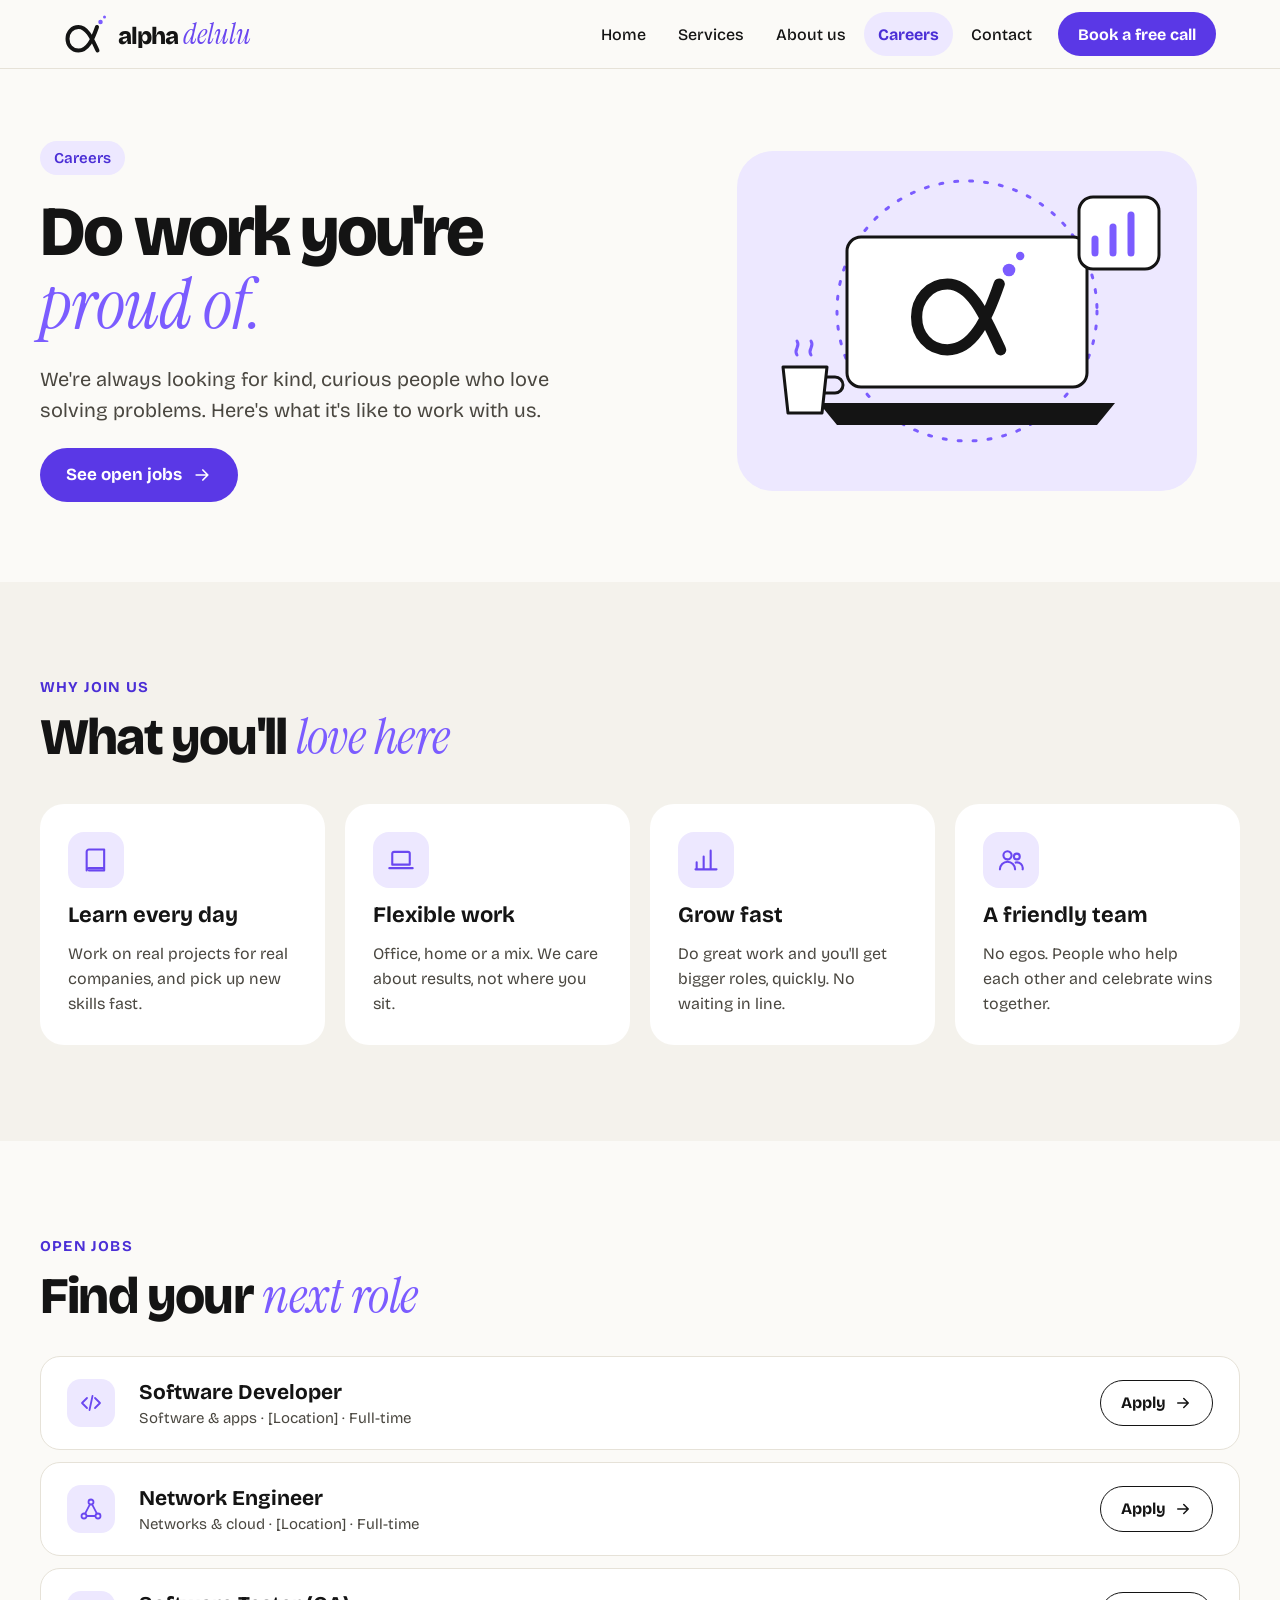
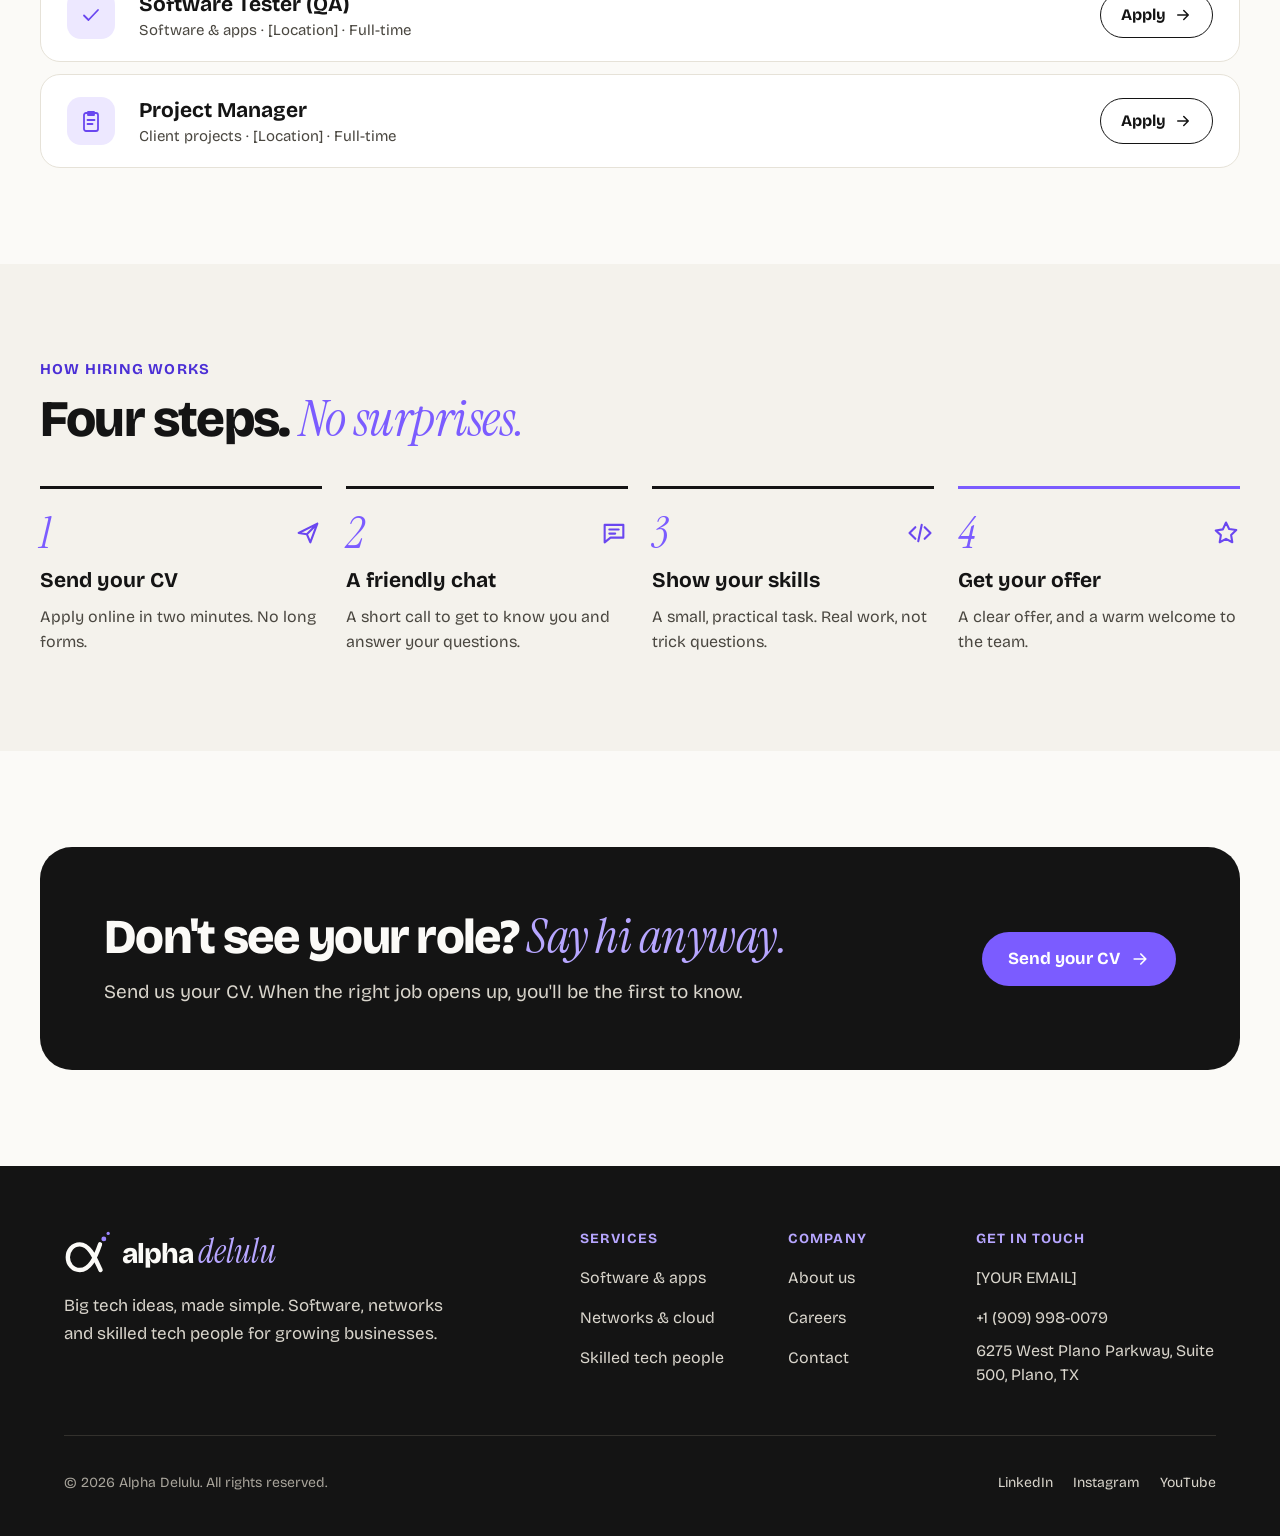
<file: careers.html>
<!doctype html>
<html lang="en">
<head>
<meta charset="utf-8">
<meta name="viewport" content="width=device-width, initial-scale=1">
<title>Alpha Delulu — Careers</title>
<meta name="description" content="Join Alpha Delulu. Open jobs, perks and how our hiring works.">
<meta name="theme-color" content="#FBFAF7">
<meta property="og:title" content="Alpha Delulu — Careers">
<meta property="og:description" content="Join Alpha Delulu. Open jobs, perks and how our hiring works.">
<meta property="og:type" content="website">
<link rel="icon" href="assets/favicon.svg" type="image/svg+xml">
<link rel="preconnect" href="https://fonts.googleapis.com">
<link rel="preconnect" href="https://fonts.gstatic.com" crossorigin>
<link href="https://fonts.googleapis.com/css2?family=Bricolage+Grotesque:opsz,wght@12..96,400;12..96,500;12..96,600;12..96,700;12..96,800&amp;family=Instrument+Serif:ital@0;1&amp;display=swap" rel="stylesheet">
<link rel="stylesheet" href="assets/styles.css">
<script>document.documentElement.className += ' js';</script>
<script src="assets/site.js" defer></script>
</head>
<body>
<main style="font-family: 'Bricolage Grotesque', sans-serif; color: #141414; background: #FBFAF7;">
  <header class="site-header">
  <div class="site-header__inner">
    <a class="brand" href="index.html" aria-label="Alpha Delulu home">
      <svg width="44" height="40" viewBox="24 18 176 160" aria-hidden="true"><path d="M 156 70 C 138 122, 118 164, 82 164 C 55 164, 38 142, 38 117 C 38 92, 56 70, 82 70 C 118 70, 138 122, 158 164" fill="none" stroke="#141414" stroke-width="16" stroke-linecap="round" stroke-linejoin="round"></path><circle cx="170" cy="50" r="9" fill="#7B5CFF"></circle><circle cx="186" cy="30" r="6" fill="#7B5CFF"></circle></svg>
      <span class="brand__word"><span class="brand__alpha">alpha</span><span class="brand__delulu">delulu</span></span>
    </a>
    <button class="menu-btn" type="button" aria-expanded="false" aria-controls="site-nav">
      <svg width="20" height="20" viewBox="0 0 24 24" fill="none" stroke="currentColor" stroke-width="2" stroke-linecap="round" aria-hidden="true"><path d="M4 7h16 M4 12h16 M4 17h16"></path></svg>
      Menu
    </button>
    <nav id="site-nav" class="site-nav" aria-label="Main">
      <a href="index.html">Home</a>
      <a href="services.html">Services</a>
      <a href="about.html">About us</a>
      <a href="careers.html" aria-current="page">Careers</a>
      <a href="contact.html">Contact</a>
      <a class="nav-cta" href="contact.html">Book a free call</a>
    </nav>
  </div>
</header>

  <!-- HERO -->
  <section style="padding: 72px 24px 80px;">
    <div style="max-width: 1200px; margin: 0 auto; display: flex; flex-wrap: wrap; align-items: center; gap: 48px;">
      <div style="flex: 1 1 480px; min-width: 0; display: flex; flex-direction: column; gap: 22px;">
        <span style="align-self: flex-start; display: inline-flex; align-items: center; gap: 8px; padding: 8px 14px; border-radius: 999px; background: #EDE8FF; color: #4B2FD6; font-size: 15px; font-weight: 600;">Careers</span>
        <h1 style="margin: 0; font-size: clamp(42px, 5.5vw, 76px); font-weight: 800; letter-spacing: -0.04em; line-height: 1.02;">Do work you're <span style="font-family: 'Instrument Serif', serif; font-style: italic; font-weight: 400; color: #7B5CFF; letter-spacing: -0.01em;">proud of.</span></h1>
        <p style="margin: 0; max-width: 540px; font-size: 20px; line-height: 1.55; color: #4A4740;">We're always looking for kind, curious people who love solving problems. Here's what it's like to work with us.</p>
        <div style="display: flex; flex-wrap: wrap; gap: 12px;">
          <a href="#roles" style="display: inline-flex; align-items: center; gap: 10px; min-height: 54px; padding: 0 26px; border-radius: 999px; background: #5A38E6; color: #FFFFFF; font-size: 17px; font-weight: 700; text-decoration: none;">See open jobs <svg width="20" height="20" viewBox="0 0 24 24" fill="none" stroke="currentColor" stroke-width="2" stroke-linecap="round" stroke-linejoin="round" aria-hidden="true"><path d="M5 12h14 M13 6l6 6-6 6"></path></svg></a>
        </div>
      </div>
      <div style="flex: 1 1 420px; min-width: 0; display: flex; justify-content: center;">
        <svg viewBox="0 0 480 360" style="width: 100%; max-width: 480px; height: auto;" role="img" aria-label="Illustration: a laptop with the Alpha Delulu mark, a growth chart and a coffee cup">
          <rect x="10" y="10" width="460" height="340" rx="36" fill="#EDE8FF"></rect>
          <circle cx="240" cy="170" r="130" fill="none" stroke="#7B5CFF" stroke-width="3" stroke-dasharray="3 12" stroke-linecap="round"></circle>
          <rect x="120" y="96" width="240" height="150" rx="14" fill="#FFFFFF" stroke="#141414" stroke-width="3"></rect>
          <path d="M92 262h296l-18 22H110z" fill="#141414"></path>
          <g transform="translate(240 171) scale(0.7) translate(-110 -110)">
            <path d="M 156 70 C 138 122, 118 164, 82 164 C 55 164, 38 142, 38 117 C 38 92, 56 70, 82 70 C 118 70, 138 122, 158 164" fill="none" stroke="#141414" stroke-width="16" stroke-linecap="round" stroke-linejoin="round"></path>
            <circle cx="170" cy="50" r="9" fill="#7B5CFF"></circle>
            <circle cx="186" cy="30" r="6" fill="#7B5CFF"></circle>
          </g>
          <g transform="translate(392 92)"><rect x="-40" y="-36" width="80" height="72" rx="14" fill="#FFFFFF" stroke="#141414" stroke-width="3"></rect><path d="M-24 20V6 M-6 20V-6 M12 20V-18" stroke="#7B5CFF" stroke-width="7" stroke-linecap="round"></path></g>
          <g transform="translate(78 250)"><path d="M-22 -24h44l-5 46h-34z" fill="#FFFFFF" stroke="#141414" stroke-width="3" stroke-linejoin="round"></path><path d="M22 -14h8a8 8 0 0 1 0 16h-10" fill="none" stroke="#141414" stroke-width="3"></path><path d="M-8 -36c-4 -6 4 -8 0 -14 M6 -36c-4 -6 4 -8 0 -14" fill="none" stroke="#7B5CFF" stroke-width="3" stroke-linecap="round"></path></g>
        </svg>
      </div>
    </div>
  </section>

  <!-- PERKS -->
  <section style="padding: 96px 24px; background: #F4F2EC;">
    <div style="max-width: 1200px; margin: 0 auto; display: flex; flex-direction: column; gap: 40px;">
      <div style="display: flex; flex-direction: column; gap: 14px; max-width: 720px;">
        <span style="font-size: 15px; font-weight: 700; letter-spacing: 0.08em; text-transform: uppercase; color: #4B2FD6;">Why join us</span>
        <h2 style="margin: 0; font-size: clamp(34px, 4vw, 54px); font-weight: 800; letter-spacing: -0.035em; line-height: 1.05;">What you'll <span style="font-family: 'Instrument Serif', serif; font-style: italic; font-weight: 400; color: #7B5CFF; letter-spacing: -0.01em;">love here</span></h2>
      </div>
      <div style="display: flex; flex-wrap: wrap; gap: 20px;">
        <div style="flex: 1 1 240px; min-width: 0; display: flex; flex-direction: column; gap: 14px; padding: 28px; border-radius: 24px; background: #FFFFFF;">
          <div style="width: 56px; height: 56px; border-radius: 16px; background: #EDE8FF; color: #6A47F0; display: flex; align-items: center; justify-content: center;"><svg width="28" height="28" viewBox="0 0 24 24" fill="none" stroke="currentColor" stroke-width="1.8" stroke-linecap="round" stroke-linejoin="round" aria-hidden="true"><path d="M4 19V5a2 2 0 0 1 2-2h13v16H6a2 2 0 0 0-2 2z M19 19v2H6"></path></svg></div>
          <h3 style="margin: 0; font-size: 22px; font-weight: 700;">Learn every day</h3>
          <p style="margin: 0; font-size: 16px; line-height: 1.55; color: #4A4740;">Work on real projects for real companies, and pick up new skills fast.</p>
        </div>
        <div style="flex: 1 1 240px; min-width: 0; display: flex; flex-direction: column; gap: 14px; padding: 28px; border-radius: 24px; background: #FFFFFF;">
          <div style="width: 56px; height: 56px; border-radius: 16px; background: #EDE8FF; color: #6A47F0; display: flex; align-items: center; justify-content: center;"><svg width="28" height="28" viewBox="0 0 24 24" fill="none" stroke="currentColor" stroke-width="1.8" stroke-linecap="round" stroke-linejoin="round" aria-hidden="true"><path d="M6 5h12a1.5 1.5 0 0 1 1.5 1.5V16h-15V6.5A1.5 1.5 0 0 1 6 5z M2 19h20"></path></svg></div>
          <h3 style="margin: 0; font-size: 22px; font-weight: 700;">Flexible work</h3>
          <p style="margin: 0; font-size: 16px; line-height: 1.55; color: #4A4740;">Office, home or a mix. We care about results, not where you sit.</p>
        </div>
        <div style="flex: 1 1 240px; min-width: 0; display: flex; flex-direction: column; gap: 14px; padding: 28px; border-radius: 24px; background: #FFFFFF;">
          <div style="width: 56px; height: 56px; border-radius: 16px; background: #EDE8FF; color: #6A47F0; display: flex; align-items: center; justify-content: center;"><svg width="28" height="28" viewBox="0 0 24 24" fill="none" stroke="currentColor" stroke-width="1.8" stroke-linecap="round" stroke-linejoin="round" aria-hidden="true"><path d="M4 20v-6 M10 20V9 M16 20V4 M3 20h18"></path></svg></div>
          <h3 style="margin: 0; font-size: 22px; font-weight: 700;">Grow fast</h3>
          <p style="margin: 0; font-size: 16px; line-height: 1.55; color: #4A4740;">Do great work and you'll get bigger roles, quickly. No waiting in line.</p>
        </div>
        <div style="flex: 1 1 240px; min-width: 0; display: flex; flex-direction: column; gap: 14px; padding: 28px; border-radius: 24px; background: #FFFFFF;">
          <div style="width: 56px; height: 56px; border-radius: 16px; background: #EDE8FF; color: #6A47F0; display: flex; align-items: center; justify-content: center;"><svg width="28" height="28" viewBox="0 0 24 24" fill="none" stroke="currentColor" stroke-width="1.8" stroke-linecap="round" stroke-linejoin="round" aria-hidden="true"><path d="M5.5 8a3.5 3.5 0 1 0 7 0a3.5 3.5 0 1 0 -7 0 M2.5 20a6.5 6.5 0 0 1 13 0 M14.5 9a2.5 2.5 0 1 0 5 0a2.5 2.5 0 1 0 -5 0 M16 14.2a5 5 0 0 1 6 5.8"></path></svg></div>
          <h3 style="margin: 0; font-size: 22px; font-weight: 700;">A friendly team</h3>
          <p style="margin: 0; font-size: 16px; line-height: 1.55; color: #4A4740;">No egos. People who help each other and celebrate wins together.</p>
        </div>
      </div>
    </div>
  </section>

  <!-- OPEN ROLES -->
  <section id="roles" style="padding: 96px 24px;">
    <div style="max-width: 1200px; margin: 0 auto; display: flex; flex-direction: column; gap: 32px;">
      <div style="display: flex; flex-direction: column; gap: 14px; max-width: 720px;">
        <span style="font-size: 15px; font-weight: 700; letter-spacing: 0.08em; text-transform: uppercase; color: #4B2FD6;">Open jobs</span>
        <h2 style="margin: 0; font-size: clamp(34px, 4vw, 54px); font-weight: 800; letter-spacing: -0.035em; line-height: 1.05;">Find your <span style="font-family: 'Instrument Serif', serif; font-style: italic; font-weight: 400; color: #7B5CFF; letter-spacing: -0.01em;">next role</span></h2>
      </div>
      <div style="display: flex; flex-direction: column; gap: 12px;">
        <div style="display: flex; flex-wrap: wrap; align-items: center; gap: 14px 24px; padding: 22px 26px; border-radius: 20px; background: #FFFFFF; border: 1px solid #E6E2D8;">
          <div style="width: 48px; height: 48px; flex-shrink: 0; border-radius: 14px; background: #EDE8FF; color: #6A47F0; display: flex; align-items: center; justify-content: center;"><svg width="24" height="24" viewBox="0 0 24 24" fill="none" stroke="currentColor" stroke-width="1.8" stroke-linecap="round" stroke-linejoin="round" aria-hidden="true"><path d="M8 7l-5 5 5 5 M16 7l5 5-5 5 M13.5 5l-3 14"></path></svg></div>
          <div style="flex: 1 1 260px; min-width: 0; display: flex; flex-direction: column; gap: 4px;"><h3 style="margin: 0; font-size: 21px; font-weight: 700;">Software Developer</h3><span style="font-size: 15px; color: #4A4740;">Software &amp; apps · [Location] · Full-time</span></div>
          <a href="contact.html" style="display: inline-flex; align-items: center; gap: 8px; min-height: 46px; padding: 0 20px; border-radius: 999px; border: 1.5px solid #141414; color: #141414; font-size: 16px; font-weight: 700; text-decoration: none;">Apply <svg width="18" height="18" viewBox="0 0 24 24" fill="none" stroke="currentColor" stroke-width="2" stroke-linecap="round" stroke-linejoin="round" aria-hidden="true"><path d="M5 12h14 M13 6l6 6-6 6"></path></svg></a>
        </div>
        <div style="display: flex; flex-wrap: wrap; align-items: center; gap: 14px 24px; padding: 22px 26px; border-radius: 20px; background: #FFFFFF; border: 1px solid #E6E2D8;">
          <div style="width: 48px; height: 48px; flex-shrink: 0; border-radius: 14px; background: #EDE8FF; color: #6A47F0; display: flex; align-items: center; justify-content: center;"><svg width="24" height="24" viewBox="0 0 24 24" fill="none" stroke="currentColor" stroke-width="1.8" stroke-linecap="round" stroke-linejoin="round" aria-hidden="true"><path d="M9.5 5a2.5 2.5 0 1 0 5 0a2.5 2.5 0 1 0 -5 0 M2.5 19a2.5 2.5 0 1 0 5 0a2.5 2.5 0 1 0 -5 0 M16.5 19a2.5 2.5 0 1 0 5 0a2.5 2.5 0 1 0 -5 0 M11 7.2L6 16.8 M13 7.2l5 9.6 M7.5 19h9"></path></svg></div>
          <div style="flex: 1 1 260px; min-width: 0; display: flex; flex-direction: column; gap: 4px;"><h3 style="margin: 0; font-size: 21px; font-weight: 700;">Network Engineer</h3><span style="font-size: 15px; color: #4A4740;">Networks &amp; cloud · [Location] · Full-time</span></div>
          <a href="contact.html" style="display: inline-flex; align-items: center; gap: 8px; min-height: 46px; padding: 0 20px; border-radius: 999px; border: 1.5px solid #141414; color: #141414; font-size: 16px; font-weight: 700; text-decoration: none;">Apply <svg width="18" height="18" viewBox="0 0 24 24" fill="none" stroke="currentColor" stroke-width="2" stroke-linecap="round" stroke-linejoin="round" aria-hidden="true"><path d="M5 12h14 M13 6l6 6-6 6"></path></svg></a>
        </div>
        <div style="display: flex; flex-wrap: wrap; align-items: center; gap: 14px 24px; padding: 22px 26px; border-radius: 20px; background: #FFFFFF; border: 1px solid #E6E2D8;">
          <div style="width: 48px; height: 48px; flex-shrink: 0; border-radius: 14px; background: #EDE8FF; color: #6A47F0; display: flex; align-items: center; justify-content: center;"><svg width="24" height="24" viewBox="0 0 24 24" fill="none" stroke="currentColor" stroke-width="1.8" stroke-linecap="round" stroke-linejoin="round" aria-hidden="true"><path d="M5 12.5l4.5 4.5L19 7"></path></svg></div>
          <div style="flex: 1 1 260px; min-width: 0; display: flex; flex-direction: column; gap: 4px;"><h3 style="margin: 0; font-size: 21px; font-weight: 700;">Software Tester (QA)</h3><span style="font-size: 15px; color: #4A4740;">Software &amp; apps · [Location] · Full-time</span></div>
          <a href="contact.html" style="display: inline-flex; align-items: center; gap: 8px; min-height: 46px; padding: 0 20px; border-radius: 999px; border: 1.5px solid #141414; color: #141414; font-size: 16px; font-weight: 700; text-decoration: none;">Apply <svg width="18" height="18" viewBox="0 0 24 24" fill="none" stroke="currentColor" stroke-width="2" stroke-linecap="round" stroke-linejoin="round" aria-hidden="true"><path d="M5 12h14 M13 6l6 6-6 6"></path></svg></a>
        </div>
        <div style="display: flex; flex-wrap: wrap; align-items: center; gap: 14px 24px; padding: 22px 26px; border-radius: 20px; background: #FFFFFF; border: 1px solid #E6E2D8;">
          <div style="width: 48px; height: 48px; flex-shrink: 0; border-radius: 14px; background: #EDE8FF; color: #6A47F0; display: flex; align-items: center; justify-content: center;"><svg width="24" height="24" viewBox="0 0 24 24" fill="none" stroke="currentColor" stroke-width="1.8" stroke-linecap="round" stroke-linejoin="round" aria-hidden="true"><path d="M7 4h10a2 2 0 0 1 2 2v14a2 2 0 0 1-2 2H7a2 2 0 0 1-2-2V6a2 2 0 0 1 2-2z M9 3h6v3H9z M8.5 11h7 M8.5 15h5"></path></svg></div>
          <div style="flex: 1 1 260px; min-width: 0; display: flex; flex-direction: column; gap: 4px;"><h3 style="margin: 0; font-size: 21px; font-weight: 700;">Project Manager</h3><span style="font-size: 15px; color: #4A4740;">Client projects · [Location] · Full-time</span></div>
          <a href="contact.html" style="display: inline-flex; align-items: center; gap: 8px; min-height: 46px; padding: 0 20px; border-radius: 999px; border: 1.5px solid #141414; color: #141414; font-size: 16px; font-weight: 700; text-decoration: none;">Apply <svg width="18" height="18" viewBox="0 0 24 24" fill="none" stroke="currentColor" stroke-width="2" stroke-linecap="round" stroke-linejoin="round" aria-hidden="true"><path d="M5 12h14 M13 6l6 6-6 6"></path></svg></a>
        </div>
      </div>
    </div>
  </section>

  <!-- HIRING STEPS -->
  <section style="padding: 96px 24px; background: #F4F2EC;">
    <div style="max-width: 1200px; margin: 0 auto; display: flex; flex-direction: column; gap: 40px;">
      <div style="display: flex; flex-direction: column; gap: 14px; max-width: 720px;">
        <span style="font-size: 15px; font-weight: 700; letter-spacing: 0.08em; text-transform: uppercase; color: #4B2FD6;">How hiring works</span>
        <h2 style="margin: 0; font-size: clamp(34px, 4vw, 54px); font-weight: 800; letter-spacing: -0.035em; line-height: 1.05;">Four steps. <span style="font-family: 'Instrument Serif', serif; font-style: italic; font-weight: 400; color: #7B5CFF; letter-spacing: -0.01em;">No surprises.</span></h2>
      </div>
      <ol style="margin: 0; padding: 0; list-style: none; display: flex; flex-wrap: wrap; gap: 24px;">
        <li style="flex: 1 1 240px; min-width: 0; display: flex; flex-direction: column; gap: 12px; padding-top: 22px; border-top: 3px solid #141414;">
          <div style="display: flex; align-items: center; justify-content: space-between;"><span style="font-family: 'Instrument Serif', serif; font-style: italic; font-size: 44px; line-height: 1; color: #7B5CFF;">1</span><svg width="28" height="28" viewBox="0 0 24 24" fill="none" stroke="#6A47F0" stroke-width="1.8" stroke-linecap="round" stroke-linejoin="round" aria-hidden="true"><path d="M4 12L20 4l-6 16-3-7z M11 13l9-9"></path></svg></div>
          <h3 style="margin: 0; font-size: 21px; font-weight: 700;">Send your CV</h3>
          <p style="margin: 0; font-size: 16px; line-height: 1.55; color: #4A4740;">Apply online in two minutes. No long forms.</p>
        </li>
        <li style="flex: 1 1 240px; min-width: 0; display: flex; flex-direction: column; gap: 12px; padding-top: 22px; border-top: 3px solid #141414;">
          <div style="display: flex; align-items: center; justify-content: space-between;"><span style="font-family: 'Instrument Serif', serif; font-style: italic; font-size: 44px; line-height: 1; color: #7B5CFF;">2</span><svg width="28" height="28" viewBox="0 0 24 24" fill="none" stroke="#6A47F0" stroke-width="1.8" stroke-linecap="round" stroke-linejoin="round" aria-hidden="true"><path d="M4 5h16v11H9l-5 4z M8 9h8 M8 12.5h5"></path></svg></div>
          <h3 style="margin: 0; font-size: 21px; font-weight: 700;">A friendly chat</h3>
          <p style="margin: 0; font-size: 16px; line-height: 1.55; color: #4A4740;">A short call to get to know you and answer your questions.</p>
        </li>
        <li style="flex: 1 1 240px; min-width: 0; display: flex; flex-direction: column; gap: 12px; padding-top: 22px; border-top: 3px solid #141414;">
          <div style="display: flex; align-items: center; justify-content: space-between;"><span style="font-family: 'Instrument Serif', serif; font-style: italic; font-size: 44px; line-height: 1; color: #7B5CFF;">3</span><svg width="28" height="28" viewBox="0 0 24 24" fill="none" stroke="#6A47F0" stroke-width="1.8" stroke-linecap="round" stroke-linejoin="round" aria-hidden="true"><path d="M8 7l-5 5 5 5 M16 7l5 5-5 5 M13.5 5l-3 14"></path></svg></div>
          <h3 style="margin: 0; font-size: 21px; font-weight: 700;">Show your skills</h3>
          <p style="margin: 0; font-size: 16px; line-height: 1.55; color: #4A4740;">A small, practical task. Real work, not trick questions.</p>
        </li>
        <li style="flex: 1 1 240px; min-width: 0; display: flex; flex-direction: column; gap: 12px; padding-top: 22px; border-top: 3px solid #7B5CFF;">
          <div style="display: flex; align-items: center; justify-content: space-between;"><span style="font-family: 'Instrument Serif', serif; font-style: italic; font-size: 44px; line-height: 1; color: #7B5CFF;">4</span><svg width="28" height="28" viewBox="0 0 24 24" fill="none" stroke="#6A47F0" stroke-width="1.8" stroke-linecap="round" stroke-linejoin="round" aria-hidden="true"><path d="M12 3l2.7 5.6 6.1.9-4.4 4.3 1 6.1L12 17l-5.4 2.9 1-6.1L3.2 9.8l6.1-.9z"></path></svg></div>
          <h3 style="margin: 0; font-size: 21px; font-weight: 700;">Get your offer</h3>
          <p style="margin: 0; font-size: 16px; line-height: 1.55; color: #4A4740;">A clear offer, and a warm welcome to the team.</p>
        </li>
      </ol>
    </div>
  </section>

  <!-- CTA -->
  <section style="padding: 96px 24px;">
    <div style="max-width: 1200px; margin: 0 auto; padding: 64px clamp(24px, 5vw, 72px); border-radius: 32px; background: #141414; display: flex; flex-wrap: wrap; align-items: center; justify-content: space-between; gap: 32px;">
      <div style="flex: 1 1 460px; min-width: 0; display: flex; flex-direction: column; gap: 14px;">
        <h2 style="margin: 0; font-size: clamp(32px, 3.8vw, 52px); font-weight: 800; letter-spacing: -0.035em; line-height: 1.05; color: #FBFAF7;">Don't see your role? <span style="font-family: 'Instrument Serif', serif; font-style: italic; font-weight: 400; color: #B7A6FF; letter-spacing: -0.01em;">Say hi anyway.</span></h2>
        <p style="margin: 0; font-size: 19px; line-height: 1.55; color: #D9D5CC;">Send us your CV. When the right job opens up, you'll be the first to know.</p>
      </div>
      <a href="contact.html" style="display: inline-flex; align-items: center; gap: 10px; min-height: 54px; padding: 0 26px; border-radius: 999px; background: #7B5CFF; color: #FFFFFF; font-size: 17px; font-weight: 700; text-decoration: none;">Send your CV <svg width="20" height="20" viewBox="0 0 24 24" fill="none" stroke="currentColor" stroke-width="2" stroke-linecap="round" stroke-linejoin="round" aria-hidden="true"><path d="M5 12h14 M13 6l6 6-6 6"></path></svg></a>
    </div>
  </section>

  <footer style="font-family: 'Bricolage Grotesque', sans-serif; background: #141414; color: #FBFAF7;">
  <div style="max-width: 1200px; margin: 0 auto; padding: 64px 24px 32px; display: flex; flex-direction: column; gap: 48px;">
    <div style="display: flex; flex-wrap: wrap; gap: 40px; justify-content: space-between;">
      <div style="flex: 1 1 300px; max-width: 400px; display: flex; flex-direction: column; gap: 18px;">
        <a href="index.html" aria-label="Alpha Delulu home" style="display: flex; align-items: center; gap: 10px; text-decoration: none; color: #FBFAF7;">
          <svg width="48" height="44" viewBox="24 18 176 160" aria-hidden="true">
            <path d="M 156 70 C 138 122, 118 164, 82 164 C 55 164, 38 142, 38 117 C 38 92, 56 70, 82 70 C 118 70, 138 122, 158 164" fill="none" stroke="#FBFAF7" stroke-width="16" stroke-linecap="round" stroke-linejoin="round"></path>
            <circle cx="170" cy="50" r="9" fill="#9B85FF"></circle>
            <circle cx="186" cy="30" r="6" fill="#9B85FF"></circle>
          </svg>
          <span style="display: flex; align-items: baseline; gap: 6px; line-height: 1;">
            <span style="font-size: 28px; font-weight: 800; letter-spacing: -0.04em;">alpha</span>
            <span style="font-family: 'Instrument Serif', serif; font-style: italic; font-size: 34px; color: #B7A6FF;">delulu</span>
          </span>
        </a>
        <p style="margin: 0; color: #D9D5CC; font-size: 17px; line-height: 1.6;">Big tech ideas, made simple. Software, networks and skilled tech people for growing businesses.</p>
      </div>
      <div style="display: flex; flex-wrap: wrap; gap: 48px;">
        <div style="display: flex; flex-direction: column; gap: 4px; min-width: 160px;">
          <h2 style="margin: 0 0 8px; font-size: 14px; font-weight: 700; letter-spacing: 0.08em; text-transform: uppercase; color: #B7A6FF;">Services</h2>
          <a href="services.html#software" style="display: inline-flex; align-items: center; min-height: 36px; color: #D9D5CC; font-size: 16px; text-decoration: none;">Software &amp; apps</a>
          <a href="services.html#networks" style="display: inline-flex; align-items: center; min-height: 36px; color: #D9D5CC; font-size: 16px; text-decoration: none;">Networks &amp; cloud</a>
          <a href="services.html#people" style="display: inline-flex; align-items: center; min-height: 36px; color: #D9D5CC; font-size: 16px; text-decoration: none;">Skilled tech people</a>
        </div>
        <div style="display: flex; flex-direction: column; gap: 4px; min-width: 140px;">
          <h2 style="margin: 0 0 8px; font-size: 14px; font-weight: 700; letter-spacing: 0.08em; text-transform: uppercase; color: #B7A6FF;">Company</h2>
          <a href="about.html" style="display: inline-flex; align-items: center; min-height: 36px; color: #D9D5CC; font-size: 16px; text-decoration: none;">About us</a>
          <a href="careers.html" style="display: inline-flex; align-items: center; min-height: 36px; color: #D9D5CC; font-size: 16px; text-decoration: none;">Careers</a>
          <a href="contact.html" style="display: inline-flex; align-items: center; min-height: 36px; color: #D9D5CC; font-size: 16px; text-decoration: none;">Contact</a>
        </div>
        <div style="display: flex; flex-direction: column; gap: 4px; min-width: 200px;">
          <h2 style="margin: 0 0 8px; font-size: 14px; font-weight: 700; letter-spacing: 0.08em; text-transform: uppercase; color: #B7A6FF;">Get in touch</h2>
          <span style="display: inline-flex; align-items: center; min-height: 36px; color: #D9D5CC; font-size: 16px;">[YOUR EMAIL]</span>
          <a href="tel:+19099980079" style="display: inline-flex; align-items: center; min-height: 36px; color: #D9D5CC; font-size: 16px; text-decoration: none;">+1 (909) 998-0079</a>
          <span style="display: inline-flex; align-items: center; min-height: 36px; max-width: 240px; color: #D9D5CC; font-size: 16px; line-height: 1.5;">6275 West Plano Parkway, Suite 500, Plano, TX</span>
        </div>
      </div>
    </div>
    <div style="border-top: 1px solid #33312D; padding-top: 24px; display: flex; flex-wrap: wrap; justify-content: space-between; align-items: center; gap: 12px; color: #A8A49B; font-size: 14px;">
      <span>© 2026 Alpha Delulu. All rights reserved.</span>
      <span style="display: flex; flex-wrap: wrap; gap: 8px 20px;">
        <a href="#" style="display: inline-flex; align-items: center; min-height: 44px; color: #D9D5CC; text-decoration: none;">LinkedIn</a>
        <a href="#" style="display: inline-flex; align-items: center; min-height: 44px; color: #D9D5CC; text-decoration: none;">Instagram</a>
        <a href="#" style="display: inline-flex; align-items: center; min-height: 44px; color: #D9D5CC; text-decoration: none;">YouTube</a>
      </span>
    </div>
  </div>
</footer>
</main>
</body>
</html>
</file>
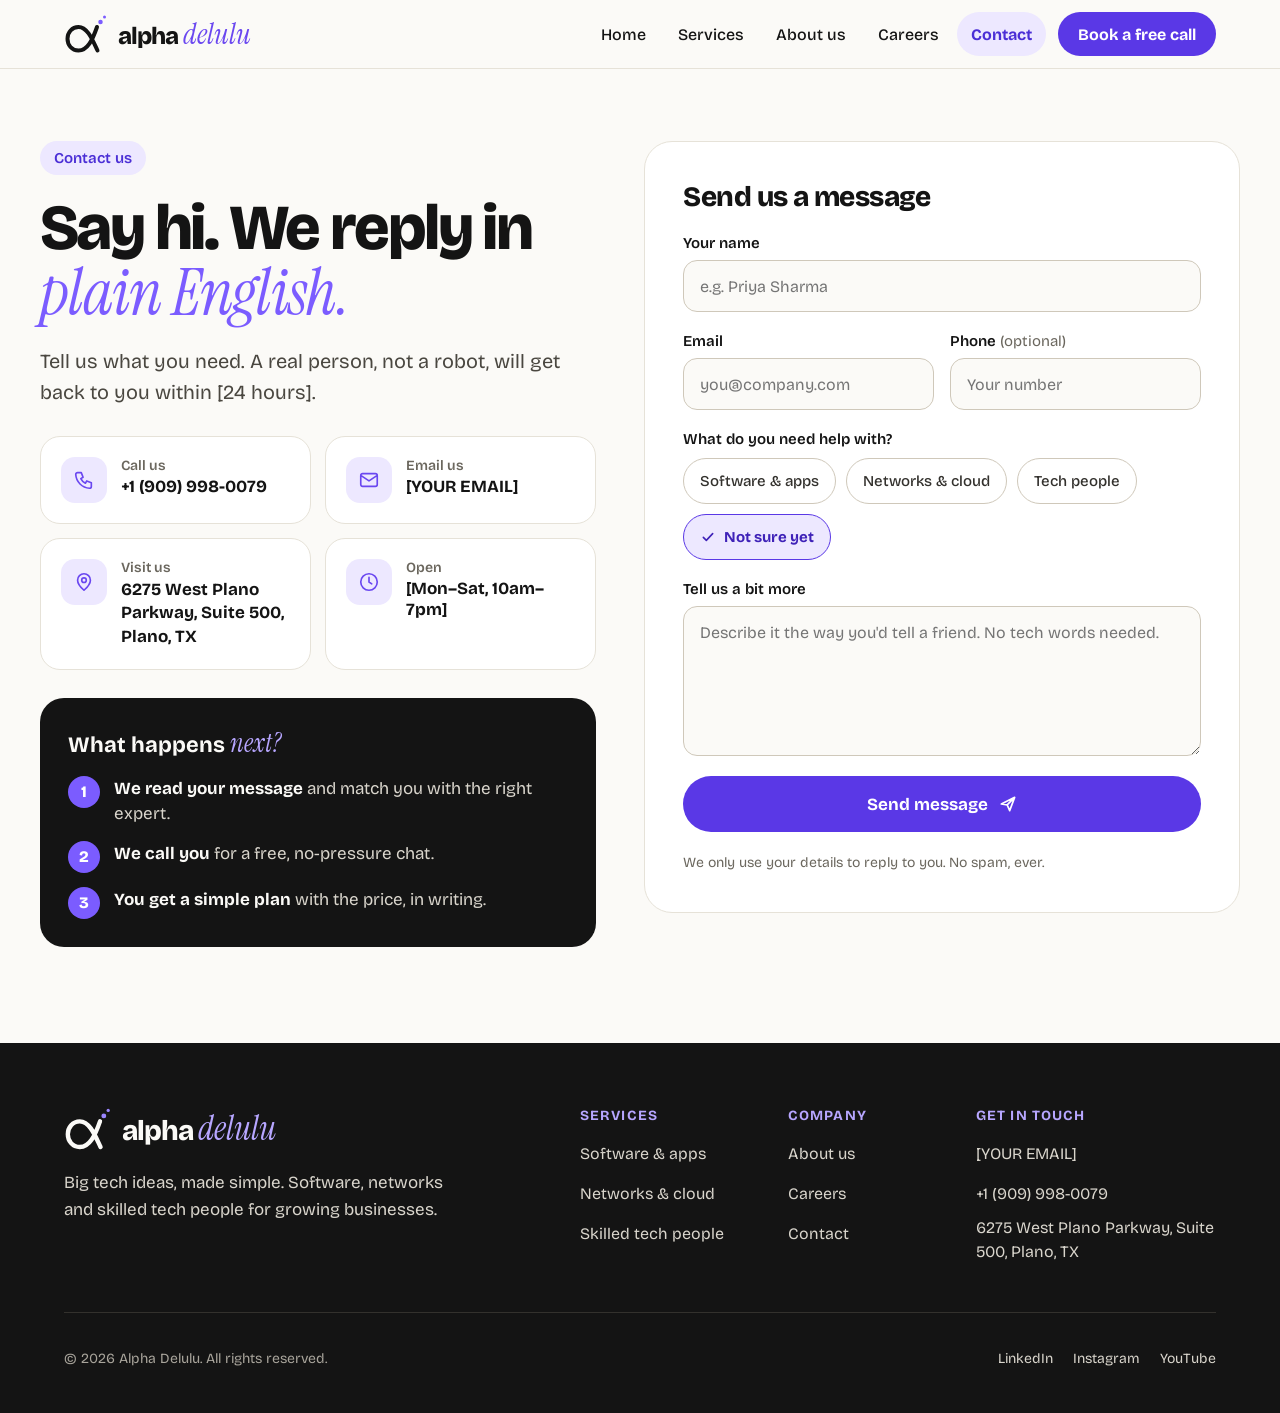
<file: contact.html>
<!doctype html>
<html lang="en">
<head>
<meta charset="utf-8">
<meta name="viewport" content="width=device-width, initial-scale=1">
<title>Alpha Delulu — Contact</title>
<meta name="description" content="Contact Alpha Delulu. Call +1 (909) 998-0079 or visit 6275 West Plano Parkway, Suite 500, Plano, TX.">
<meta name="theme-color" content="#FBFAF7">
<meta property="og:title" content="Alpha Delulu — Contact">
<meta property="og:description" content="Contact Alpha Delulu. Call +1 (909) 998-0079 or visit 6275 West Plano Parkway, Suite 500, Plano, TX.">
<meta property="og:type" content="website">
<link rel="icon" href="assets/favicon.svg" type="image/svg+xml">
<link rel="preconnect" href="https://fonts.googleapis.com">
<link rel="preconnect" href="https://fonts.gstatic.com" crossorigin>
<link href="https://fonts.googleapis.com/css2?family=Bricolage+Grotesque:opsz,wght@12..96,400;12..96,500;12..96,600;12..96,700;12..96,800&amp;family=Instrument+Serif:ital@0;1&amp;display=swap" rel="stylesheet">
<link rel="stylesheet" href="assets/styles.css">
<script>document.documentElement.className += ' js';</script>
<script src="assets/site.js" defer></script>
</head>
<body>
<main style="font-family: 'Bricolage Grotesque', sans-serif; color: #141414; background: #FBFAF7;">
  <header class="site-header">
  <div class="site-header__inner">
    <a class="brand" href="index.html" aria-label="Alpha Delulu home">
      <svg width="44" height="40" viewBox="24 18 176 160" aria-hidden="true"><path d="M 156 70 C 138 122, 118 164, 82 164 C 55 164, 38 142, 38 117 C 38 92, 56 70, 82 70 C 118 70, 138 122, 158 164" fill="none" stroke="#141414" stroke-width="16" stroke-linecap="round" stroke-linejoin="round"></path><circle cx="170" cy="50" r="9" fill="#7B5CFF"></circle><circle cx="186" cy="30" r="6" fill="#7B5CFF"></circle></svg>
      <span class="brand__word"><span class="brand__alpha">alpha</span><span class="brand__delulu">delulu</span></span>
    </a>
    <button class="menu-btn" type="button" aria-expanded="false" aria-controls="site-nav">
      <svg width="20" height="20" viewBox="0 0 24 24" fill="none" stroke="currentColor" stroke-width="2" stroke-linecap="round" aria-hidden="true"><path d="M4 7h16 M4 12h16 M4 17h16"></path></svg>
      Menu
    </button>
    <nav id="site-nav" class="site-nav" aria-label="Main">
      <a href="index.html">Home</a>
      <a href="services.html">Services</a>
      <a href="about.html">About us</a>
      <a href="careers.html">Careers</a>
      <a href="contact.html" aria-current="page">Contact</a>
      <a class="nav-cta" href="contact.html">Book a free call</a>
    </nav>
  </div>
</header>

  <section style="padding: 72px 24px 96px;">
    <div style="max-width: 1200px; margin: 0 auto; display: flex; flex-wrap: wrap; align-items: flex-start; gap: 48px;">

      <!-- LEFT: intro + details -->
      <div style="flex: 1 1 420px; min-width: 0; display: flex; flex-direction: column; gap: 28px;">
        <div style="display: flex; flex-direction: column; gap: 20px;">
          <span style="align-self: flex-start; display: inline-flex; align-items: center; gap: 8px; padding: 8px 14px; border-radius: 999px; background: #EDE8FF; color: #4B2FD6; font-size: 15px; font-weight: 600;">Contact us</span>
          <h1 style="margin: 0; font-size: clamp(42px, 5vw, 70px); font-weight: 800; letter-spacing: -0.04em; line-height: 1.02;">Say hi. We reply in <span style="font-family: 'Instrument Serif', serif; font-style: italic; font-weight: 400; color: #7B5CFF; letter-spacing: -0.01em;">plain English.</span></h1>
          <p style="margin: 0; font-size: 20px; line-height: 1.55; color: #4A4740;">Tell us what you need. A real person, not a robot, will get back to you within [24 hours].</p>
        </div>
        <div style="display: grid; grid-template-columns: repeat(auto-fit, minmax(220px, 1fr)); gap: 14px;">
          <div style="display: flex; gap: 14px; padding: 20px; border-radius: 20px; background: #FFFFFF; border: 1px solid #E6E2D8;">
            <div style="width: 46px; height: 46px; flex-shrink: 0; border-radius: 14px; background: #EDE8FF; color: #6A47F0; display: flex; align-items: center; justify-content: center;"><svg width="22" height="22" viewBox="0 0 24 24" fill="none" stroke="currentColor" stroke-width="1.8" stroke-linecap="round" stroke-linejoin="round" aria-hidden="true"><path d="M5 4h4l2 5-2.5 1.5a11 11 0 0 0 5 5L15 13l5 2v4a2 2 0 0 1-2 2A16 16 0 0 1 3 6a2 2 0 0 1 2-2z"></path></svg></div>
            <div style="display: flex; flex-direction: column; gap: 2px; min-width: 0;"><span style="font-size: 14px; font-weight: 600; color: #6B675E;">Call us</span><a href="tel:+19099980079" style="font-size: 17px; font-weight: 700; color: #141414; text-decoration: none;">+1 (909) 998-0079</a></div>
          </div>
          <div style="display: flex; gap: 14px; padding: 20px; border-radius: 20px; background: #FFFFFF; border: 1px solid #E6E2D8;">
            <div style="width: 46px; height: 46px; flex-shrink: 0; border-radius: 14px; background: #EDE8FF; color: #6A47F0; display: flex; align-items: center; justify-content: center;"><svg width="22" height="22" viewBox="0 0 24 24" fill="none" stroke="currentColor" stroke-width="1.8" stroke-linecap="round" stroke-linejoin="round" aria-hidden="true"><path d="M5 5h14a2 2 0 0 1 2 2v10a2 2 0 0 1-2 2H5a2 2 0 0 1-2-2V7a2 2 0 0 1 2-2z M3 7l9 6 9-6"></path></svg></div>
            <div style="display: flex; flex-direction: column; gap: 2px; min-width: 0;"><span style="font-size: 14px; font-weight: 600; color: #6B675E;">Email us</span><strong style="font-size: 17px;">[YOUR EMAIL]</strong></div>
          </div>
          <div style="display: flex; gap: 14px; padding: 20px; border-radius: 20px; background: #FFFFFF; border: 1px solid #E6E2D8;">
            <div style="width: 46px; height: 46px; flex-shrink: 0; border-radius: 14px; background: #EDE8FF; color: #6A47F0; display: flex; align-items: center; justify-content: center;"><svg width="22" height="22" viewBox="0 0 24 24" fill="none" stroke="currentColor" stroke-width="1.8" stroke-linecap="round" stroke-linejoin="round" aria-hidden="true"><path d="M12 21s-7-6.2-7-11a7 7 0 0 1 14 0c0 4.8-7 11-7 11z M9.5 10a2.5 2.5 0 1 0 5 0a2.5 2.5 0 1 0 -5 0"></path></svg></div>
            <div style="display: flex; flex-direction: column; gap: 2px; min-width: 0;"><span style="font-size: 14px; font-weight: 600; color: #6B675E;">Visit us</span><strong style="font-size: 17px; line-height: 1.4;">6275 West Plano Parkway, Suite 500, Plano, TX</strong></div>
          </div>
          <div style="display: flex; gap: 14px; padding: 20px; border-radius: 20px; background: #FFFFFF; border: 1px solid #E6E2D8;">
            <div style="width: 46px; height: 46px; flex-shrink: 0; border-radius: 14px; background: #EDE8FF; color: #6A47F0; display: flex; align-items: center; justify-content: center;"><svg width="22" height="22" viewBox="0 0 24 24" fill="none" stroke="currentColor" stroke-width="1.8" stroke-linecap="round" stroke-linejoin="round" aria-hidden="true"><path d="M3 12a9 9 0 1 0 18 0a9 9 0 1 0 -18 0 M12 7v5l3 2"></path></svg></div>
            <div style="display: flex; flex-direction: column; gap: 2px; min-width: 0;"><span style="font-size: 14px; font-weight: 600; color: #6B675E;">Open</span><strong style="font-size: 17px;">[Mon–Sat, 10am–7pm]</strong></div>
          </div>
        </div>
        <div style="display: flex; flex-direction: column; gap: 16px; padding: 28px; border-radius: 24px; background: #141414; color: #FBFAF7;">
          <h2 style="margin: 0; font-size: 22px; font-weight: 700;">What happens <span style="font-family: 'Instrument Serif', serif; font-style: italic; font-weight: 400; color: #B7A6FF; font-size: 26px;">next?</span></h2>
          <ol style="margin: 0; padding: 0; list-style: none; display: flex; flex-direction: column; gap: 14px;">
            <li style="display: flex; gap: 14px; align-items: flex-start;"><span style="width: 32px; height: 32px; flex-shrink: 0; border-radius: 999px; background: #7B5CFF; color: #FFFFFF; display: flex; align-items: center; justify-content: center; font-weight: 800;">1</span><span style="font-size: 17px; line-height: 1.5; color: #D9D5CC;"><strong style="color: #FBFAF7;">We read your message</strong> and match you with the right expert.</span></li>
            <li style="display: flex; gap: 14px; align-items: flex-start;"><span style="width: 32px; height: 32px; flex-shrink: 0; border-radius: 999px; background: #7B5CFF; color: #FFFFFF; display: flex; align-items: center; justify-content: center; font-weight: 800;">2</span><span style="font-size: 17px; line-height: 1.5; color: #D9D5CC;"><strong style="color: #FBFAF7;">We call you</strong> for a free, no-pressure chat.</span></li>
            <li style="display: flex; gap: 14px; align-items: flex-start;"><span style="width: 32px; height: 32px; flex-shrink: 0; border-radius: 999px; background: #7B5CFF; color: #FFFFFF; display: flex; align-items: center; justify-content: center; font-weight: 800;">3</span><span style="font-size: 17px; line-height: 1.5; color: #D9D5CC;"><strong style="color: #FBFAF7;">You get a simple plan</strong> with the price, in writing.</span></li>
          </ol>
        </div>
      </div>

      <!-- RIGHT: form -->
      <div style="flex: 1 1 460px; min-width: 0; padding: clamp(24px, 3vw, 40px); border-radius: 28px; background: #FFFFFF; border: 1px solid #E6E2D8;">
        <!-- To make this form actually send messages, paste a form endpoint (for example from Formspree) into action="" below. -->
          <form id="contact-form" action="" method="POST" style="display: flex; flex-direction: column; gap: 20px;">
            <h2 style="margin: 0; font-size: 28px; font-weight: 800; letter-spacing: -0.02em;">Send us a message</h2>
            <div style="display: flex; flex-direction: column; gap: 8px;">
              <label for="ad-name" style="font-size: 15px; font-weight: 600;">Your name</label>
              <input id="ad-name" name="name" type="text" required autocomplete="name" placeholder="e.g. Priya Sharma" style="min-height: 52px; padding: 0 16px; border-radius: 14px; border: 1.5px solid #CFC8BA; background: #FBFAF7; font-family: inherit; font-size: 16px; color: #141414; box-sizing: border-box; width: 100%;">
            </div>
            <div style="display: flex; flex-wrap: wrap; gap: 16px;">
              <div style="flex: 1 1 200px; min-width: 0; display: flex; flex-direction: column; gap: 8px;">
                <label for="ad-email" style="font-size: 15px; font-weight: 600;">Email</label>
                <input id="ad-email" name="email" type="email" required autocomplete="email" placeholder="you@company.com" style="min-height: 52px; padding: 0 16px; border-radius: 14px; border: 1.5px solid #CFC8BA; background: #FBFAF7; font-family: inherit; font-size: 16px; color: #141414; box-sizing: border-box; width: 100%;">
              </div>
              <div style="flex: 1 1 200px; min-width: 0; display: flex; flex-direction: column; gap: 8px;">
                <label for="ad-phone" style="font-size: 15px; font-weight: 600;">Phone <span style="font-weight: 400; color: #6B675E;">(optional)</span></label>
                <input id="ad-phone" name="phone" type="tel" autocomplete="tel" placeholder="Your number" style="min-height: 52px; padding: 0 16px; border-radius: 14px; border: 1.5px solid #CFC8BA; background: #FBFAF7; font-family: inherit; font-size: 16px; color: #141414; box-sizing: border-box; width: 100%;">
              </div>
            </div>
            <fieldset style="margin: 0; padding: 0; border: 0; display: flex; flex-direction: column; gap: 10px;">
              <legend style="padding: 0; margin-bottom: 10px; font-size: 15px; font-weight: 600;">What do you need help with?</legend>
              <input type="hidden" id="ad-need" name="need" value="Not sure yet">
              <div style="display: flex; flex-wrap: wrap; gap: 10px;">
                <button type="button" class="chip" data-need="Software & apps" aria-pressed="false"><svg width="16" height="16" viewBox="0 0 24 24" fill="none" stroke="currentColor" stroke-width="2.4" stroke-linecap="round" stroke-linejoin="round" aria-hidden="true"><path d="M5 12.5l4.5 4.5L19 7"></path></svg>Software &amp; apps</button>
                <button type="button" class="chip" data-need="Networks & cloud" aria-pressed="false"><svg width="16" height="16" viewBox="0 0 24 24" fill="none" stroke="currentColor" stroke-width="2.4" stroke-linecap="round" stroke-linejoin="round" aria-hidden="true"><path d="M5 12.5l4.5 4.5L19 7"></path></svg>Networks &amp; cloud</button>
                <button type="button" class="chip" data-need="Tech people" aria-pressed="false"><svg width="16" height="16" viewBox="0 0 24 24" fill="none" stroke="currentColor" stroke-width="2.4" stroke-linecap="round" stroke-linejoin="round" aria-hidden="true"><path d="M5 12.5l4.5 4.5L19 7"></path></svg>Tech people</button>
                <button type="button" class="chip" data-need="Not sure yet" aria-pressed="true"><svg width="16" height="16" viewBox="0 0 24 24" fill="none" stroke="currentColor" stroke-width="2.4" stroke-linecap="round" stroke-linejoin="round" aria-hidden="true"><path d="M5 12.5l4.5 4.5L19 7"></path></svg>Not sure yet</button>
              </div>
            </fieldset>
            <div style="display: flex; flex-direction: column; gap: 8px;">
              <label for="ad-msg" style="font-size: 15px; font-weight: 600;">Tell us a bit more</label>
              <textarea id="ad-msg" name="message" rows="5" placeholder="Describe it the way you'd tell a friend. No tech words needed." style="padding: 14px 16px; border-radius: 14px; border: 1.5px solid #CFC8BA; background: #FBFAF7; font-family: inherit; font-size: 16px; line-height: 1.5; color: #141414; box-sizing: border-box; width: 100%; resize: vertical;"></textarea>
            </div>
            <button type="submit" class="btn-primary" style="display: inline-flex; align-items: center; justify-content: center; gap: 10px; min-height: 56px; padding: 0 28px; border: 0; border-radius: 999px; background: #5A38E6; color: #FFFFFF; font-family: inherit; font-size: 17px; font-weight: 700; cursor: pointer;">Send message <svg width="20" height="20" viewBox="0 0 24 24" fill="none" stroke="currentColor" stroke-width="2" stroke-linecap="round" stroke-linejoin="round" aria-hidden="true"><path d="M4 12L20 4l-6 16-3-7z M11 13l9-9"></path></svg></button>
            <p style="margin: 0; font-size: 14px; line-height: 1.5; color: #6B675E;">We only use your details to reply to you. No spam, ever.</p>
          </form>
          <div id="contact-thanks" role="status" tabindex="-1" hidden style="display: flex; flex-direction: column; align-items: center; text-align: center; gap: 18px; padding: 48px 8px;">
            <svg width="120" height="110" viewBox="24 18 176 160" aria-hidden="true"><path d="M 156 70 C 138 122, 118 164, 82 164 C 55 164, 38 142, 38 117 C 38 92, 56 70, 82 70 C 118 70, 138 122, 158 164" fill="none" stroke="#141414" stroke-width="16" stroke-linecap="round" stroke-linejoin="round"></path><circle cx="170" cy="50" r="9" fill="#7B5CFF"></circle><circle cx="186" cy="30" r="6" fill="#7B5CFF"></circle></svg>
            <h2 style="margin: 0; font-size: 32px; font-weight: 800; letter-spacing: -0.03em;">Message sent. <span style="font-family: 'Instrument Serif', serif; font-style: italic; font-weight: 400; color: #7B5CFF;">Thank you!</span></h2>
            <p style="margin: 0; max-width: 380px; font-size: 18px; line-height: 1.55; color: #4A4740;">We'll get back to you within [24 hours]. Keep an eye on your inbox.</p>
            <button type="button" id="contact-again" style="min-height: 48px; padding: 0 22px; border-radius: 999px; border: 1.5px solid #141414; background: #FFFFFF; color: #141414; font-family: inherit; font-size: 16px; font-weight: 600; cursor: pointer;">Send another message</button>
          </div>
      </div>
    </div>
  </section>

  <footer style="font-family: 'Bricolage Grotesque', sans-serif; background: #141414; color: #FBFAF7;">
  <div style="max-width: 1200px; margin: 0 auto; padding: 64px 24px 32px; display: flex; flex-direction: column; gap: 48px;">
    <div style="display: flex; flex-wrap: wrap; gap: 40px; justify-content: space-between;">
      <div style="flex: 1 1 300px; max-width: 400px; display: flex; flex-direction: column; gap: 18px;">
        <a href="index.html" aria-label="Alpha Delulu home" style="display: flex; align-items: center; gap: 10px; text-decoration: none; color: #FBFAF7;">
          <svg width="48" height="44" viewBox="24 18 176 160" aria-hidden="true">
            <path d="M 156 70 C 138 122, 118 164, 82 164 C 55 164, 38 142, 38 117 C 38 92, 56 70, 82 70 C 118 70, 138 122, 158 164" fill="none" stroke="#FBFAF7" stroke-width="16" stroke-linecap="round" stroke-linejoin="round"></path>
            <circle cx="170" cy="50" r="9" fill="#9B85FF"></circle>
            <circle cx="186" cy="30" r="6" fill="#9B85FF"></circle>
          </svg>
          <span style="display: flex; align-items: baseline; gap: 6px; line-height: 1;">
            <span style="font-size: 28px; font-weight: 800; letter-spacing: -0.04em;">alpha</span>
            <span style="font-family: 'Instrument Serif', serif; font-style: italic; font-size: 34px; color: #B7A6FF;">delulu</span>
          </span>
        </a>
        <p style="margin: 0; color: #D9D5CC; font-size: 17px; line-height: 1.6;">Big tech ideas, made simple. Software, networks and skilled tech people for growing businesses.</p>
      </div>
      <div style="display: flex; flex-wrap: wrap; gap: 48px;">
        <div style="display: flex; flex-direction: column; gap: 4px; min-width: 160px;">
          <h2 style="margin: 0 0 8px; font-size: 14px; font-weight: 700; letter-spacing: 0.08em; text-transform: uppercase; color: #B7A6FF;">Services</h2>
          <a href="services.html#software" style="display: inline-flex; align-items: center; min-height: 36px; color: #D9D5CC; font-size: 16px; text-decoration: none;">Software &amp; apps</a>
          <a href="services.html#networks" style="display: inline-flex; align-items: center; min-height: 36px; color: #D9D5CC; font-size: 16px; text-decoration: none;">Networks &amp; cloud</a>
          <a href="services.html#people" style="display: inline-flex; align-items: center; min-height: 36px; color: #D9D5CC; font-size: 16px; text-decoration: none;">Skilled tech people</a>
        </div>
        <div style="display: flex; flex-direction: column; gap: 4px; min-width: 140px;">
          <h2 style="margin: 0 0 8px; font-size: 14px; font-weight: 700; letter-spacing: 0.08em; text-transform: uppercase; color: #B7A6FF;">Company</h2>
          <a href="about.html" style="display: inline-flex; align-items: center; min-height: 36px; color: #D9D5CC; font-size: 16px; text-decoration: none;">About us</a>
          <a href="careers.html" style="display: inline-flex; align-items: center; min-height: 36px; color: #D9D5CC; font-size: 16px; text-decoration: none;">Careers</a>
          <a href="contact.html" style="display: inline-flex; align-items: center; min-height: 36px; color: #D9D5CC; font-size: 16px; text-decoration: none;">Contact</a>
        </div>
        <div style="display: flex; flex-direction: column; gap: 4px; min-width: 200px;">
          <h2 style="margin: 0 0 8px; font-size: 14px; font-weight: 700; letter-spacing: 0.08em; text-transform: uppercase; color: #B7A6FF;">Get in touch</h2>
          <span style="display: inline-flex; align-items: center; min-height: 36px; color: #D9D5CC; font-size: 16px;">[YOUR EMAIL]</span>
          <a href="tel:+19099980079" style="display: inline-flex; align-items: center; min-height: 36px; color: #D9D5CC; font-size: 16px; text-decoration: none;">+1 (909) 998-0079</a>
          <span style="display: inline-flex; align-items: center; min-height: 36px; max-width: 240px; color: #D9D5CC; font-size: 16px; line-height: 1.5;">6275 West Plano Parkway, Suite 500, Plano, TX</span>
        </div>
      </div>
    </div>
    <div style="border-top: 1px solid #33312D; padding-top: 24px; display: flex; flex-wrap: wrap; justify-content: space-between; align-items: center; gap: 12px; color: #A8A49B; font-size: 14px;">
      <span>© 2026 Alpha Delulu. All rights reserved.</span>
      <span style="display: flex; flex-wrap: wrap; gap: 8px 20px;">
        <a href="#" style="display: inline-flex; align-items: center; min-height: 44px; color: #D9D5CC; text-decoration: none;">LinkedIn</a>
        <a href="#" style="display: inline-flex; align-items: center; min-height: 44px; color: #D9D5CC; text-decoration: none;">Instagram</a>
        <a href="#" style="display: inline-flex; align-items: center; min-height: 44px; color: #D9D5CC; text-decoration: none;">YouTube</a>
      </span>
    </div>
  </div>
</footer>
</main>
</body>
</html>
</file>
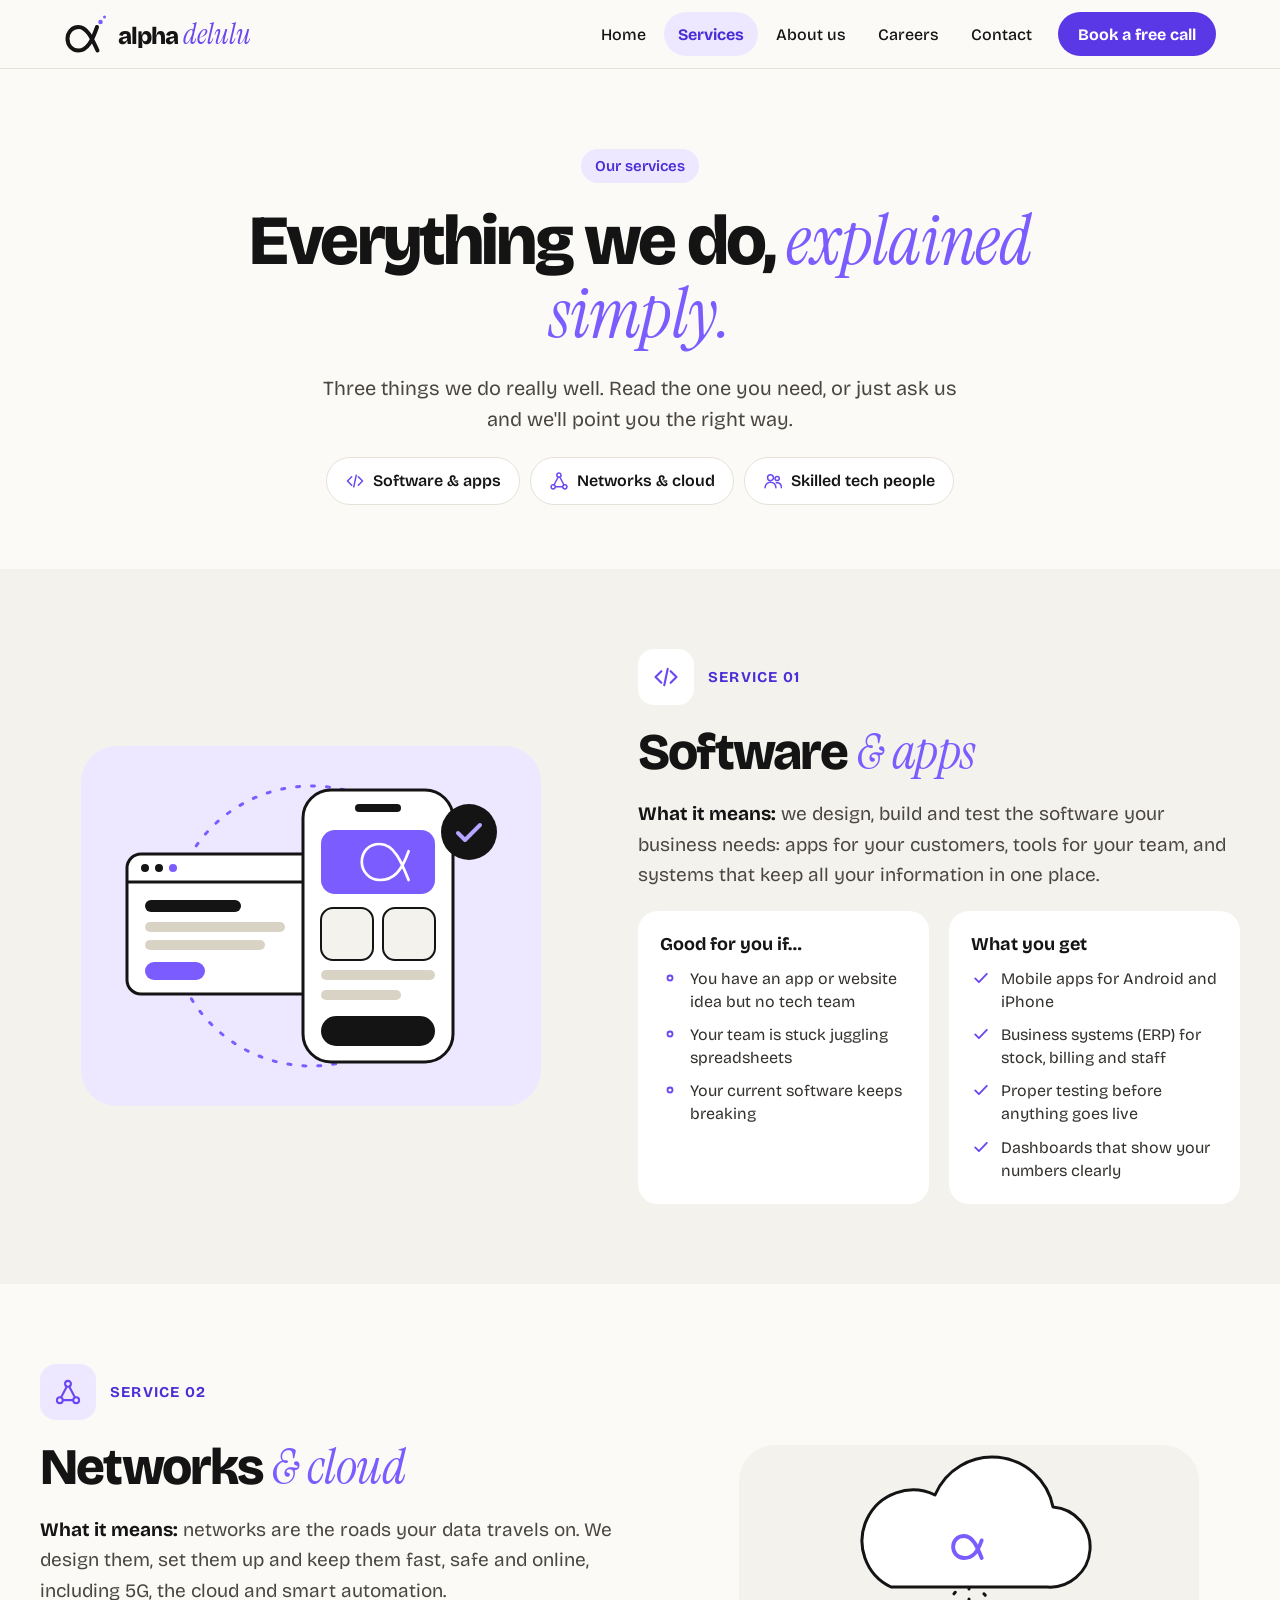
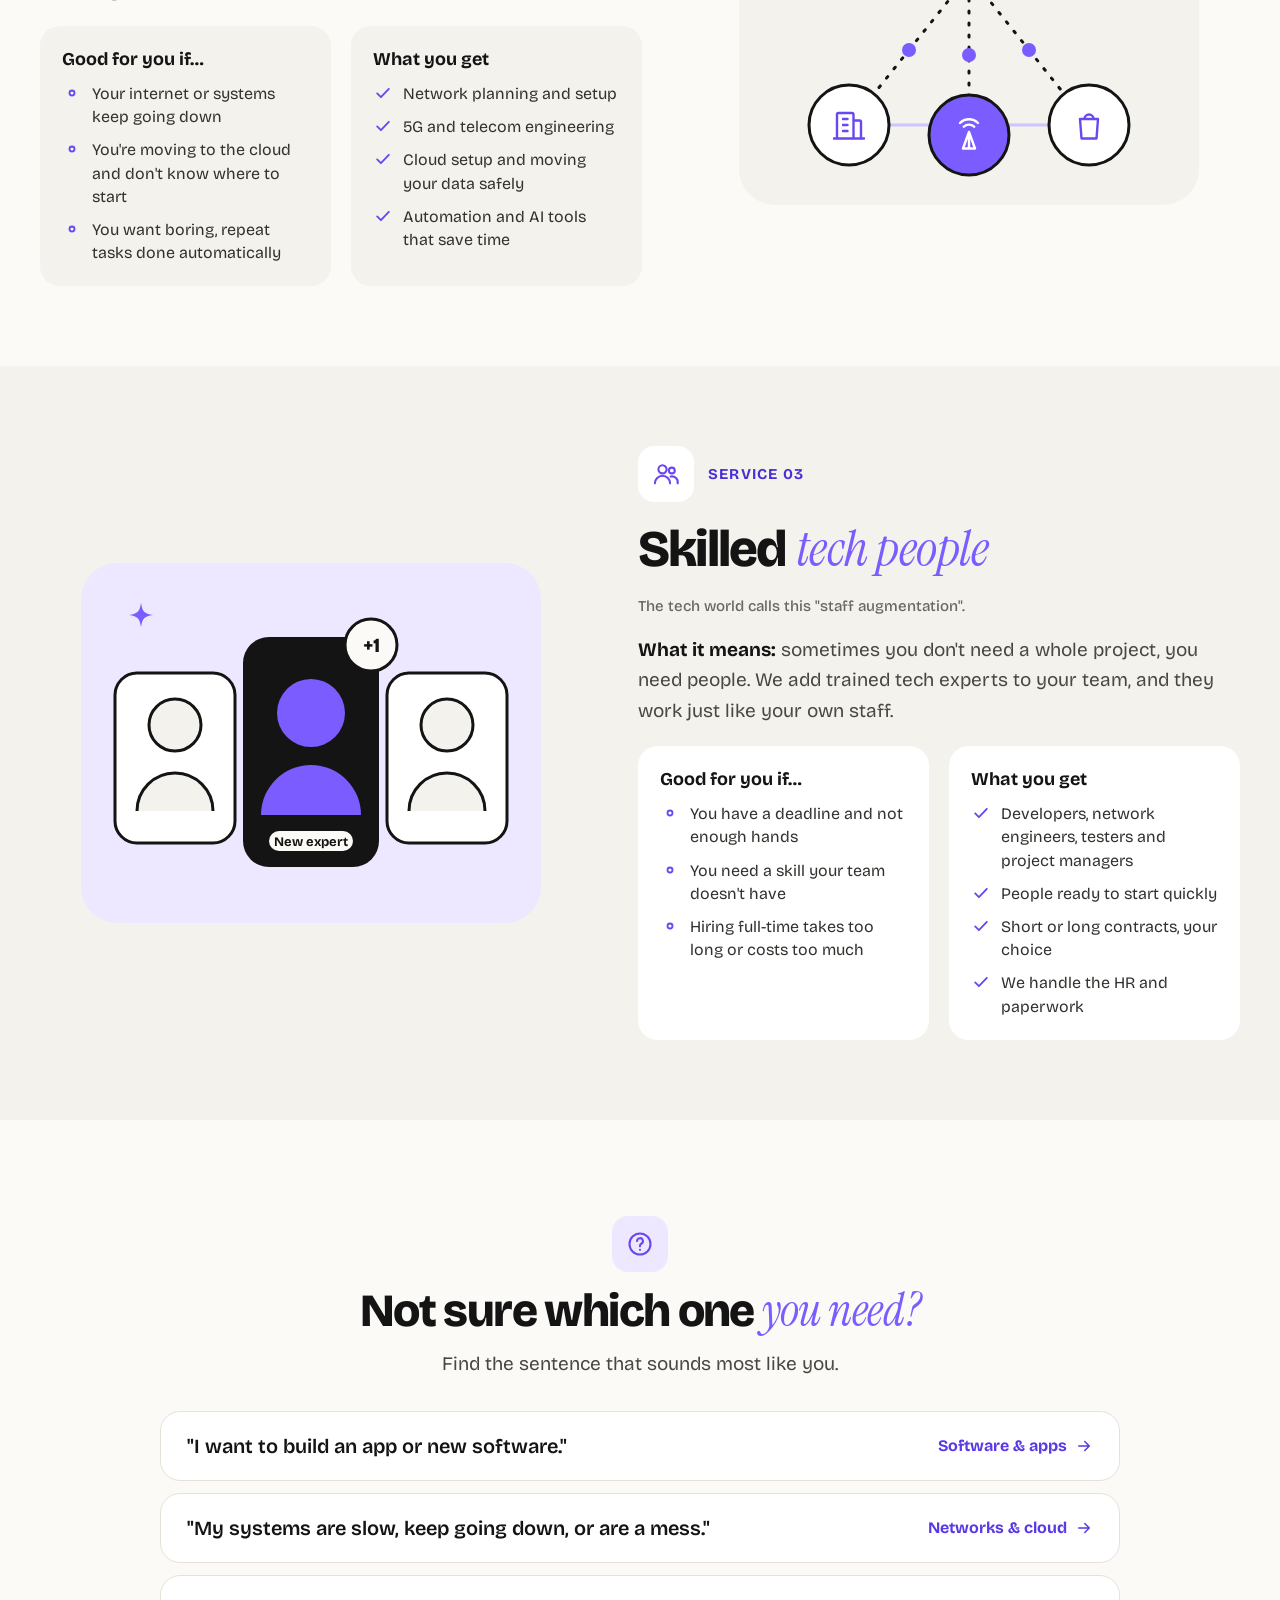
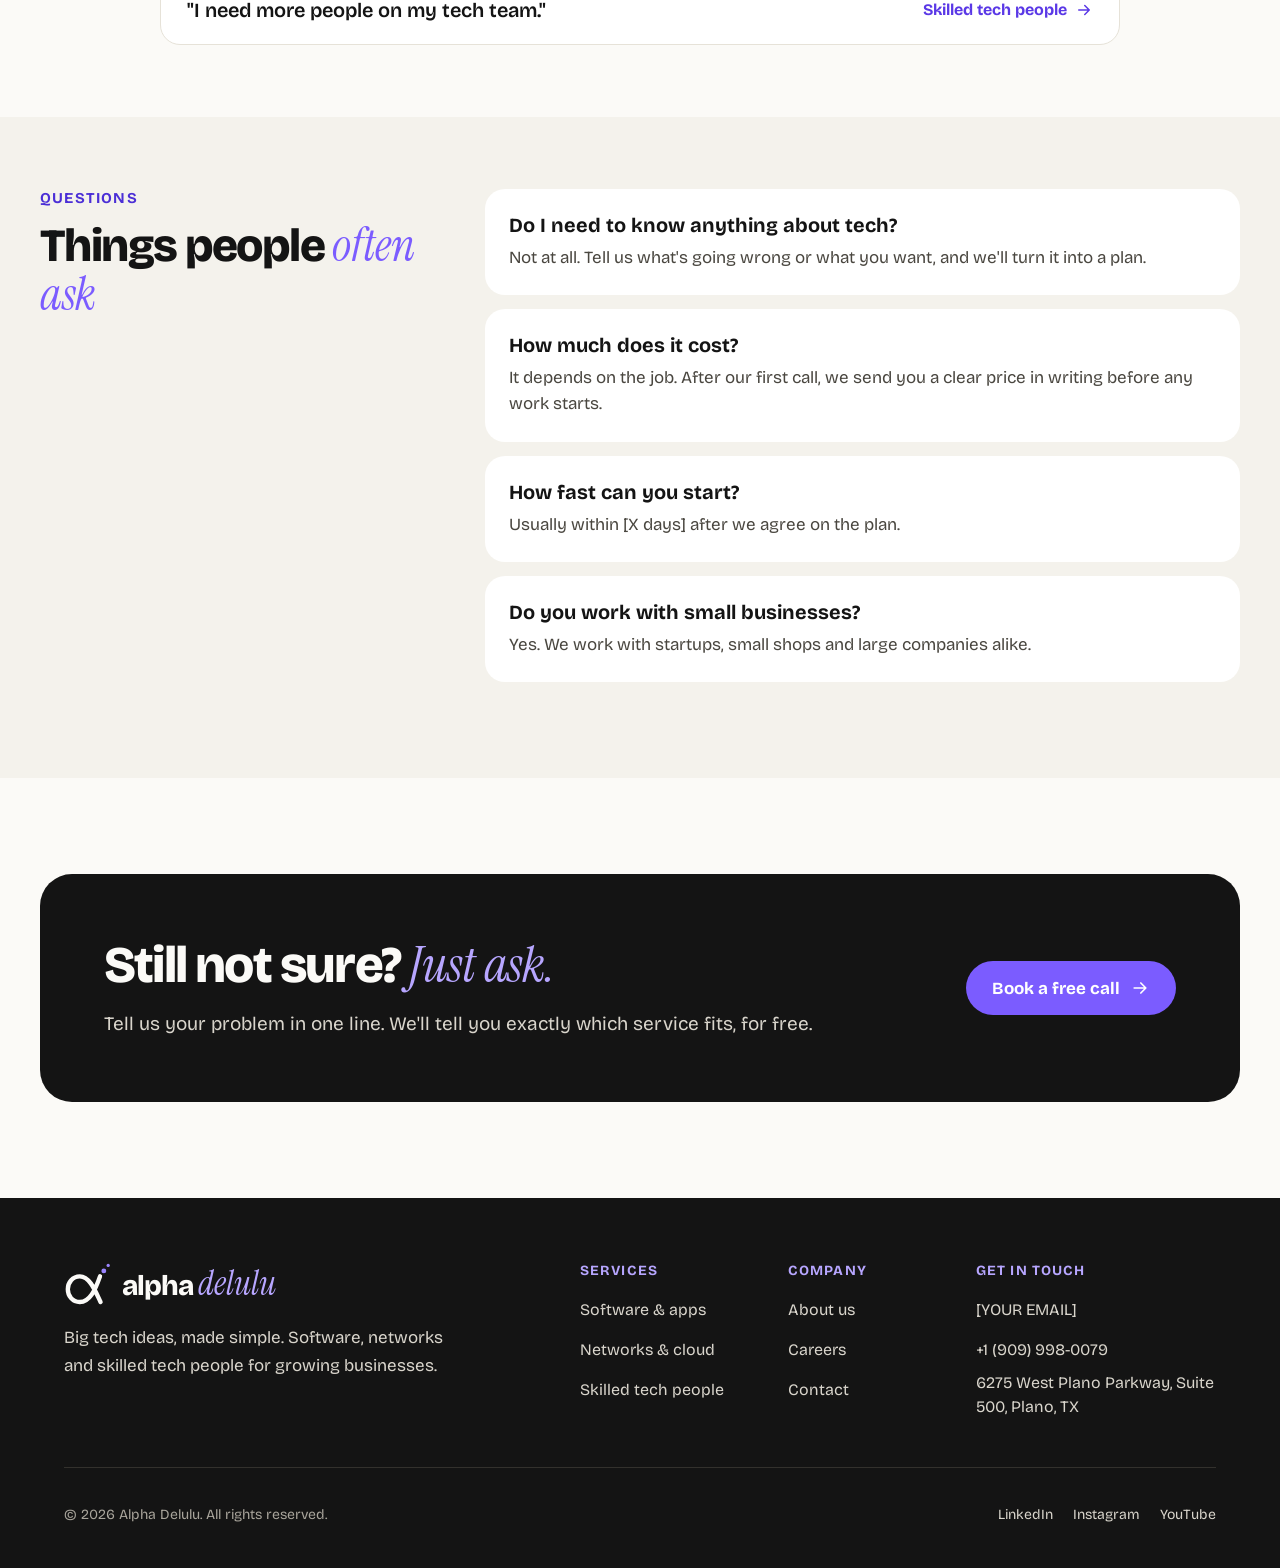
<file: services.html>
<!doctype html>
<html lang="en">
<head>
<meta charset="utf-8">
<meta name="viewport" content="width=device-width, initial-scale=1">
<title>Alpha Delulu — Services</title>
<meta name="description" content="Software and apps, networks and cloud, and skilled tech people, explained in plain English.">
<meta name="theme-color" content="#FBFAF7">
<meta property="og:title" content="Alpha Delulu — Services">
<meta property="og:description" content="Software and apps, networks and cloud, and skilled tech people, explained in plain English.">
<meta property="og:type" content="website">
<link rel="icon" href="assets/favicon.svg" type="image/svg+xml">
<link rel="preconnect" href="https://fonts.googleapis.com">
<link rel="preconnect" href="https://fonts.gstatic.com" crossorigin>
<link href="https://fonts.googleapis.com/css2?family=Bricolage+Grotesque:opsz,wght@12..96,400;12..96,500;12..96,600;12..96,700;12..96,800&amp;family=Instrument+Serif:ital@0;1&amp;display=swap" rel="stylesheet">
<link rel="stylesheet" href="assets/styles.css">
<script>document.documentElement.className += ' js';</script>
<script src="assets/site.js" defer></script>
</head>
<body>
<main style="font-family: 'Bricolage Grotesque', sans-serif; color: #141414; background: #FBFAF7;">
  <header class="site-header">
  <div class="site-header__inner">
    <a class="brand" href="index.html" aria-label="Alpha Delulu home">
      <svg width="44" height="40" viewBox="24 18 176 160" aria-hidden="true"><path d="M 156 70 C 138 122, 118 164, 82 164 C 55 164, 38 142, 38 117 C 38 92, 56 70, 82 70 C 118 70, 138 122, 158 164" fill="none" stroke="#141414" stroke-width="16" stroke-linecap="round" stroke-linejoin="round"></path><circle cx="170" cy="50" r="9" fill="#7B5CFF"></circle><circle cx="186" cy="30" r="6" fill="#7B5CFF"></circle></svg>
      <span class="brand__word"><span class="brand__alpha">alpha</span><span class="brand__delulu">delulu</span></span>
    </a>
    <button class="menu-btn" type="button" aria-expanded="false" aria-controls="site-nav">
      <svg width="20" height="20" viewBox="0 0 24 24" fill="none" stroke="currentColor" stroke-width="2" stroke-linecap="round" aria-hidden="true"><path d="M4 7h16 M4 12h16 M4 17h16"></path></svg>
      Menu
    </button>
    <nav id="site-nav" class="site-nav" aria-label="Main">
      <a href="index.html">Home</a>
      <a href="services.html" aria-current="page">Services</a>
      <a href="about.html">About us</a>
      <a href="careers.html">Careers</a>
      <a href="contact.html">Contact</a>
      <a class="nav-cta" href="contact.html">Book a free call</a>
    </nav>
  </div>
</header>

  <!-- PAGE HERO -->
  <section style="padding: 80px 24px 64px;">
    <div style="max-width: 860px; margin: 0 auto; text-align: center; display: flex; flex-direction: column; align-items: center; gap: 22px;">
      <span style="display: inline-flex; align-items: center; gap: 8px; padding: 8px 14px; border-radius: 999px; background: #EDE8FF; color: #4B2FD6; font-size: 15px; font-weight: 600;">Our services</span>
      <h1 style="margin: 0; font-size: clamp(42px, 5.5vw, 76px); font-weight: 800; letter-spacing: -0.04em; line-height: 1.02;">Everything we do, <span style="font-family: 'Instrument Serif', serif; font-style: italic; font-weight: 400; color: #7B5CFF; letter-spacing: -0.01em;">explained simply.</span></h1>
      <p style="margin: 0; max-width: 640px; font-size: 20px; line-height: 1.55; color: #4A4740;">Three things we do really well. Read the one you need, or just ask us and we'll point you the right way.</p>
      <nav aria-label="Jump to a service" style="display: flex; flex-wrap: wrap; justify-content: center; gap: 10px;">
        <a href="#software" style="display: inline-flex; align-items: center; gap: 8px; min-height: 48px; padding: 0 18px; border-radius: 999px; background: #FFFFFF; border: 1px solid #E6E2D8; color: #141414; font-size: 16px; font-weight: 600; text-decoration: none;"><svg width="20" height="20" viewBox="0 0 24 24" fill="none" stroke="#6A47F0" stroke-width="1.8" stroke-linecap="round" stroke-linejoin="round" aria-hidden="true"><path d="M8 7l-5 5 5 5 M16 7l5 5-5 5 M13.5 5l-3 14"></path></svg>Software &amp; apps</a>
        <a href="#networks" style="display: inline-flex; align-items: center; gap: 8px; min-height: 48px; padding: 0 18px; border-radius: 999px; background: #FFFFFF; border: 1px solid #E6E2D8; color: #141414; font-size: 16px; font-weight: 600; text-decoration: none;"><svg width="20" height="20" viewBox="0 0 24 24" fill="none" stroke="#6A47F0" stroke-width="1.8" stroke-linecap="round" stroke-linejoin="round" aria-hidden="true"><path d="M9.5 5a2.5 2.5 0 1 0 5 0a2.5 2.5 0 1 0 -5 0 M2.5 19a2.5 2.5 0 1 0 5 0a2.5 2.5 0 1 0 -5 0 M16.5 19a2.5 2.5 0 1 0 5 0a2.5 2.5 0 1 0 -5 0 M11 7.2L6 16.8 M13 7.2l5 9.6 M7.5 19h9"></path></svg>Networks &amp; cloud</a>
        <a href="#people" style="display: inline-flex; align-items: center; gap: 8px; min-height: 48px; padding: 0 18px; border-radius: 999px; background: #FFFFFF; border: 1px solid #E6E2D8; color: #141414; font-size: 16px; font-weight: 600; text-decoration: none;"><svg width="20" height="20" viewBox="0 0 24 24" fill="none" stroke="#6A47F0" stroke-width="1.8" stroke-linecap="round" stroke-linejoin="round" aria-hidden="true"><path d="M5.5 8a3.5 3.5 0 1 0 7 0a3.5 3.5 0 1 0 -7 0 M2.5 20a6.5 6.5 0 0 1 13 0 M14.5 9a2.5 2.5 0 1 0 5 0a2.5 2.5 0 1 0 -5 0 M16 14.2a5 5 0 0 1 6 5.8"></path></svg>Skilled tech people</a>
      </nav>
    </div>
  </section>

  <!-- SERVICE 1: SOFTWARE -->
  <section id="software" style="padding: 80px 24px; background: #F4F2EC;">
    <div style="max-width: 1200px; margin: 0 auto; display: flex; flex-wrap: wrap; align-items: center; gap: 56px;">
      <div style="flex: 1 1 420px; min-width: 0; display: flex; justify-content: center;">
        <svg viewBox="0 0 480 380" style="width: 100%; max-width: 480px; height: auto;" role="img" aria-label="Illustration: a phone showing an app and a browser window, with a violet tick">
          <rect x="10" y="10" width="460" height="360" rx="36" fill="#EDE8FF"></rect>
          <circle cx="240" cy="190" r="140" fill="none" stroke="#7B5CFF" stroke-width="3" stroke-dasharray="3 12" stroke-linecap="round"></circle>
          <rect x="56" y="118" width="190" height="140" rx="14" fill="#FFFFFF" stroke="#141414" stroke-width="3"></rect>
          <path d="M56 146h190" stroke="#141414" stroke-width="3"></path>
          <circle cx="74" cy="132" r="4" fill="#141414"></circle><circle cx="88" cy="132" r="4" fill="#141414"></circle><circle cx="102" cy="132" r="4" fill="#7B5CFF"></circle>
          <rect x="74" y="164" width="96" height="12" rx="6" fill="#141414"></rect>
          <rect x="74" y="186" width="140" height="10" rx="5" fill="#D9D3C5"></rect>
          <rect x="74" y="204" width="120" height="10" rx="5" fill="#D9D3C5"></rect>
          <rect x="74" y="226" width="60" height="18" rx="9" fill="#7B5CFF"></rect>
          <rect x="232" y="54" width="150" height="272" rx="28" fill="#FFFFFF" stroke="#141414" stroke-width="3"></rect>
          <rect x="284" y="68" width="46" height="8" rx="4" fill="#141414"></rect>
          <rect x="250" y="94" width="114" height="64" rx="14" fill="#7B5CFF"></rect>
          <g transform="translate(307 126) scale(0.9)" fill="none" stroke="#FFFFFF" stroke-width="3" stroke-linecap="round" stroke-linejoin="round"><path d="M 34 -12 C 26 10, 18 20, 2 20 C -10 20, -18 10, -18 0 C -18 -12, -10 -20, 2 -20 C 18 -20, 26 0, 34 20"></path></g>
          <rect x="250" y="172" width="52" height="52" rx="12" fill="#F4F2EC" stroke="#141414" stroke-width="2"></rect>
          <rect x="312" y="172" width="52" height="52" rx="12" fill="#F4F2EC" stroke="#141414" stroke-width="2"></rect>
          <rect x="250" y="234" width="114" height="10" rx="5" fill="#D9D3C5"></rect>
          <rect x="250" y="254" width="80" height="10" rx="5" fill="#D9D3C5"></rect>
          <rect x="250" y="280" width="114" height="30" rx="15" fill="#141414"></rect>
          <g transform="translate(398 96)"><circle r="28" fill="#141414"></circle><path d="M-11 1l7 7 15-15" fill="none" stroke="#B7A6FF" stroke-width="4" stroke-linecap="round" stroke-linejoin="round"></path></g>
        </svg>
      </div>
      <div style="flex: 1 1 480px; min-width: 0; display: flex; flex-direction: column; gap: 20px;">
        <div style="display: flex; align-items: center; gap: 14px;">
          <div style="width: 56px; height: 56px; border-radius: 16px; background: #FFFFFF; color: #6A47F0; display: flex; align-items: center; justify-content: center;"><svg width="28" height="28" viewBox="0 0 24 24" fill="none" stroke="currentColor" stroke-width="1.8" stroke-linecap="round" stroke-linejoin="round" aria-hidden="true"><path d="M8 7l-5 5 5 5 M16 7l5 5-5 5 M13.5 5l-3 14"></path></svg></div>
          <span style="font-size: 15px; font-weight: 700; letter-spacing: 0.08em; text-transform: uppercase; color: #4B2FD6;">Service 01</span>
        </div>
        <h2 style="margin: 0; font-size: clamp(34px, 4vw, 52px); font-weight: 800; letter-spacing: -0.035em; line-height: 1.05;">Software <span style="font-family: 'Instrument Serif', serif; font-style: italic; font-weight: 400; color: #7B5CFF; letter-spacing: -0.01em;">&amp; apps</span></h2>
        <p style="margin: 0; font-size: 19px; line-height: 1.6; color: #4A4740;"><strong style="color: #141414;">What it means:</strong> we design, build and test the software your business needs: apps for your customers, tools for your team, and systems that keep all your information in one place.</p>
        <div style="display: grid; grid-template-columns: repeat(auto-fit, minmax(240px, 1fr)); gap: 20px;">
          <div style="display: flex; flex-direction: column; gap: 12px; padding: 22px; border-radius: 20px; background: #FFFFFF;">
            <h3 style="margin: 0; font-size: 18px; font-weight: 700;">Good for you if…</h3>
            <ul style="margin: 0; padding: 0; list-style: none; display: flex; flex-direction: column; gap: 10px; font-size: 16px; line-height: 1.45; color: #33312D;">
              <li style="display: flex; gap: 10px;"><svg width="20" height="20" viewBox="0 0 24 24" fill="none" stroke="#6A47F0" stroke-width="2.2" stroke-linecap="round" stroke-linejoin="round" aria-hidden="true" style="flex-shrink: 0; margin-top: 1px;"><path d="M9 12a3 3 0 1 0 6 0a3 3 0 1 0 -6 0"></path></svg>You have an app or website idea but no tech team</li>
              <li style="display: flex; gap: 10px;"><svg width="20" height="20" viewBox="0 0 24 24" fill="none" stroke="#6A47F0" stroke-width="2.2" stroke-linecap="round" stroke-linejoin="round" aria-hidden="true" style="flex-shrink: 0; margin-top: 1px;"><path d="M9 12a3 3 0 1 0 6 0a3 3 0 1 0 -6 0"></path></svg>Your team is stuck juggling spreadsheets</li>
              <li style="display: flex; gap: 10px;"><svg width="20" height="20" viewBox="0 0 24 24" fill="none" stroke="#6A47F0" stroke-width="2.2" stroke-linecap="round" stroke-linejoin="round" aria-hidden="true" style="flex-shrink: 0; margin-top: 1px;"><path d="M9 12a3 3 0 1 0 6 0a3 3 0 1 0 -6 0"></path></svg>Your current software keeps breaking</li>
            </ul>
          </div>
          <div style="display: flex; flex-direction: column; gap: 12px; padding: 22px; border-radius: 20px; background: #FFFFFF;">
            <h3 style="margin: 0; font-size: 18px; font-weight: 700;">What you get</h3>
            <ul style="margin: 0; padding: 0; list-style: none; display: flex; flex-direction: column; gap: 10px; font-size: 16px; line-height: 1.45; color: #33312D;">
              <li style="display: flex; gap: 10px;"><svg width="20" height="20" viewBox="0 0 24 24" fill="none" stroke="#6A47F0" stroke-width="2.2" stroke-linecap="round" stroke-linejoin="round" aria-hidden="true" style="flex-shrink: 0; margin-top: 1px;"><path d="M5 12.5l4.5 4.5L19 7"></path></svg>Mobile apps for Android and iPhone</li>
              <li style="display: flex; gap: 10px;"><svg width="20" height="20" viewBox="0 0 24 24" fill="none" stroke="#6A47F0" stroke-width="2.2" stroke-linecap="round" stroke-linejoin="round" aria-hidden="true" style="flex-shrink: 0; margin-top: 1px;"><path d="M5 12.5l4.5 4.5L19 7"></path></svg>Business systems (ERP) for stock, billing and staff</li>
              <li style="display: flex; gap: 10px;"><svg width="20" height="20" viewBox="0 0 24 24" fill="none" stroke="#6A47F0" stroke-width="2.2" stroke-linecap="round" stroke-linejoin="round" aria-hidden="true" style="flex-shrink: 0; margin-top: 1px;"><path d="M5 12.5l4.5 4.5L19 7"></path></svg>Proper testing before anything goes live</li>
              <li style="display: flex; gap: 10px;"><svg width="20" height="20" viewBox="0 0 24 24" fill="none" stroke="#6A47F0" stroke-width="2.2" stroke-linecap="round" stroke-linejoin="round" aria-hidden="true" style="flex-shrink: 0; margin-top: 1px;"><path d="M5 12.5l4.5 4.5L19 7"></path></svg>Dashboards that show your numbers clearly</li>
            </ul>
          </div>
        </div>
      </div>
    </div>
  </section>

  <!-- SERVICE 2: NETWORKS -->
  <section id="networks" style="padding: 80px 24px;">
    <div style="max-width: 1200px; margin: 0 auto; display: flex; flex-wrap: wrap-reverse; align-items: center; gap: 56px;">
      <div style="flex: 1 1 480px; min-width: 0; display: flex; flex-direction: column; gap: 20px;">
        <div style="display: flex; align-items: center; gap: 14px;">
          <div style="width: 56px; height: 56px; border-radius: 16px; background: #EDE8FF; color: #6A47F0; display: flex; align-items: center; justify-content: center;"><svg width="28" height="28" viewBox="0 0 24 24" fill="none" stroke="currentColor" stroke-width="1.8" stroke-linecap="round" stroke-linejoin="round" aria-hidden="true"><path d="M9.5 5a2.5 2.5 0 1 0 5 0a2.5 2.5 0 1 0 -5 0 M2.5 19a2.5 2.5 0 1 0 5 0a2.5 2.5 0 1 0 -5 0 M16.5 19a2.5 2.5 0 1 0 5 0a2.5 2.5 0 1 0 -5 0 M11 7.2L6 16.8 M13 7.2l5 9.6 M7.5 19h9"></path></svg></div>
          <span style="font-size: 15px; font-weight: 700; letter-spacing: 0.08em; text-transform: uppercase; color: #4B2FD6;">Service 02</span>
        </div>
        <h2 style="margin: 0; font-size: clamp(34px, 4vw, 52px); font-weight: 800; letter-spacing: -0.035em; line-height: 1.05;">Networks <span style="font-family: 'Instrument Serif', serif; font-style: italic; font-weight: 400; color: #7B5CFF; letter-spacing: -0.01em;">&amp; cloud</span></h2>
        <p style="margin: 0; font-size: 19px; line-height: 1.6; color: #4A4740;"><strong style="color: #141414;">What it means:</strong> networks are the roads your data travels on. We design them, set them up and keep them fast, safe and online, including 5G, the cloud and smart automation.</p>
        <div style="display: grid; grid-template-columns: repeat(auto-fit, minmax(240px, 1fr)); gap: 20px;">
          <div style="display: flex; flex-direction: column; gap: 12px; padding: 22px; border-radius: 20px; background: #F4F2EC;">
            <h3 style="margin: 0; font-size: 18px; font-weight: 700;">Good for you if…</h3>
            <ul style="margin: 0; padding: 0; list-style: none; display: flex; flex-direction: column; gap: 10px; font-size: 16px; line-height: 1.45; color: #33312D;">
              <li style="display: flex; gap: 10px;"><svg width="20" height="20" viewBox="0 0 24 24" fill="none" stroke="#6A47F0" stroke-width="2.2" stroke-linecap="round" stroke-linejoin="round" aria-hidden="true" style="flex-shrink: 0; margin-top: 1px;"><path d="M9 12a3 3 0 1 0 6 0a3 3 0 1 0 -6 0"></path></svg>Your internet or systems keep going down</li>
              <li style="display: flex; gap: 10px;"><svg width="20" height="20" viewBox="0 0 24 24" fill="none" stroke="#6A47F0" stroke-width="2.2" stroke-linecap="round" stroke-linejoin="round" aria-hidden="true" style="flex-shrink: 0; margin-top: 1px;"><path d="M9 12a3 3 0 1 0 6 0a3 3 0 1 0 -6 0"></path></svg>You're moving to the cloud and don't know where to start</li>
              <li style="display: flex; gap: 10px;"><svg width="20" height="20" viewBox="0 0 24 24" fill="none" stroke="#6A47F0" stroke-width="2.2" stroke-linecap="round" stroke-linejoin="round" aria-hidden="true" style="flex-shrink: 0; margin-top: 1px;"><path d="M9 12a3 3 0 1 0 6 0a3 3 0 1 0 -6 0"></path></svg>You want boring, repeat tasks done automatically</li>
            </ul>
          </div>
          <div style="display: flex; flex-direction: column; gap: 12px; padding: 22px; border-radius: 20px; background: #F4F2EC;">
            <h3 style="margin: 0; font-size: 18px; font-weight: 700;">What you get</h3>
            <ul style="margin: 0; padding: 0; list-style: none; display: flex; flex-direction: column; gap: 10px; font-size: 16px; line-height: 1.45; color: #33312D;">
              <li style="display: flex; gap: 10px;"><svg width="20" height="20" viewBox="0 0 24 24" fill="none" stroke="#6A47F0" stroke-width="2.2" stroke-linecap="round" stroke-linejoin="round" aria-hidden="true" style="flex-shrink: 0; margin-top: 1px;"><path d="M5 12.5l4.5 4.5L19 7"></path></svg>Network planning and setup</li>
              <li style="display: flex; gap: 10px;"><svg width="20" height="20" viewBox="0 0 24 24" fill="none" stroke="#6A47F0" stroke-width="2.2" stroke-linecap="round" stroke-linejoin="round" aria-hidden="true" style="flex-shrink: 0; margin-top: 1px;"><path d="M5 12.5l4.5 4.5L19 7"></path></svg>5G and telecom engineering</li>
              <li style="display: flex; gap: 10px;"><svg width="20" height="20" viewBox="0 0 24 24" fill="none" stroke="#6A47F0" stroke-width="2.2" stroke-linecap="round" stroke-linejoin="round" aria-hidden="true" style="flex-shrink: 0; margin-top: 1px;"><path d="M5 12.5l4.5 4.5L19 7"></path></svg>Cloud setup and moving your data safely</li>
              <li style="display: flex; gap: 10px;"><svg width="20" height="20" viewBox="0 0 24 24" fill="none" stroke="#6A47F0" stroke-width="2.2" stroke-linecap="round" stroke-linejoin="round" aria-hidden="true" style="flex-shrink: 0; margin-top: 1px;"><path d="M5 12.5l4.5 4.5L19 7"></path></svg>Automation and AI tools that save time</li>
            </ul>
          </div>
        </div>
      </div>
      <div style="flex: 1 1 420px; min-width: 0; display: flex; justify-content: center;">
        <svg viewBox="0 0 480 380" style="width: 100%; max-width: 480px; height: auto;" role="img" aria-label="Illustration: a cloud connected to an office, a shop and a phone tower by network lines">
          <rect x="10" y="10" width="460" height="360" rx="36" fill="#F4F2EC"></rect>
          <path d="M120 290 L240 140 M240 140 L360 290 M240 140 L240 300" fill="none" stroke="#141414" stroke-width="3" stroke-dasharray="2 10" stroke-linecap="round"></path>
          <path d="M120 290 H360" fill="none" stroke="#CFC4FF" stroke-width="3" stroke-linecap="round"></path>
          <g transform="translate(240 112)">
            <path d="M-78 40h156a40 40 0 0 0 6-80a62 62 0 0 0-118-12a46 46 0 0 0-44 92z" fill="#FFFFFF" stroke="#141414" stroke-width="3" stroke-linejoin="round"></path>
            <g transform="translate(-6 0) scale(0.55)" fill="none" stroke="#7B5CFF" stroke-width="7" stroke-linecap="round" stroke-linejoin="round"><path d="M 34 -12 C 26 10, 18 20, 2 20 C -10 20, -18 10, -18 0 C -18 -12, -10 -20, 2 -20 C 18 -20, 26 0, 34 20"></path></g>
          </g>
          <g transform="translate(120 290)"><circle r="40" fill="#FFFFFF" stroke="#141414" stroke-width="3"></circle><g transform="translate(-18 -18) scale(1.5)"><path d="M4 21V5a1 1 0 0 1 1-1h9a1 1 0 0 1 1 1v16 M15 9h4a1 1 0 0 1 1 1v11 M2 21h20 M8 8h3 M8 12h3 M8 16h3" fill="none" stroke="#6A47F0" stroke-width="1.6" stroke-linecap="round" stroke-linejoin="round"></path></g></g>
          <g transform="translate(240 300)"><circle r="40" fill="#7B5CFF" stroke="#141414" stroke-width="3"></circle><g transform="translate(-18 -18) scale(1.5)"><path d="M12 10v11 M8 21h8 M12 10l-4 11 M12 10l4 11 M8.5 6.5a5 5 0 0 1 7 0 M6 4a8.5 8.5 0 0 1 12 0" fill="none" stroke="#FFFFFF" stroke-width="1.6" stroke-linecap="round" stroke-linejoin="round"></path></g></g>
          <g transform="translate(360 290)"><circle r="40" fill="#FFFFFF" stroke="#141414" stroke-width="3"></circle><g transform="translate(-18 -18) scale(1.5)"><path d="M6 8h12l-1 13H7z M9 8a3 3 0 0 1 6 0" fill="none" stroke="#6A47F0" stroke-width="1.6" stroke-linecap="round" stroke-linejoin="round"></path></g></g>
          <circle cx="180" cy="215" r="7" fill="#7B5CFF"></circle>
          <circle cx="300" cy="215" r="7" fill="#7B5CFF"></circle>
          <circle cx="240" cy="220" r="7" fill="#7B5CFF"></circle>
        </svg>
      </div>
    </div>
  </section>

  <!-- SERVICE 3: PEOPLE -->
  <section id="people" style="padding: 80px 24px; background: #F4F2EC;">
    <div style="max-width: 1200px; margin: 0 auto; display: flex; flex-wrap: wrap; align-items: center; gap: 56px;">
      <div style="flex: 1 1 420px; min-width: 0; display: flex; justify-content: center;">
        <svg viewBox="0 0 480 380" style="width: 100%; max-width: 480px; height: auto;" role="img" aria-label="Illustration: a team of three with a new expert joining them, marked plus one">
          <rect x="10" y="10" width="460" height="360" rx="36" fill="#EDE8FF"></rect>
          <rect x="44" y="120" width="120" height="170" rx="22" fill="#FFFFFF" stroke="#141414" stroke-width="3"></rect>
          <circle cx="104" cy="172" r="26" fill="#F4F2EC" stroke="#141414" stroke-width="3"></circle>
          <path d="M66 258a38 38 0 0 1 76 0" fill="#F4F2EC" stroke="#141414" stroke-width="3"></path>
          <rect x="316" y="120" width="120" height="170" rx="22" fill="#FFFFFF" stroke="#141414" stroke-width="3"></rect>
          <circle cx="376" cy="172" r="26" fill="#F4F2EC" stroke="#141414" stroke-width="3"></circle>
          <path d="M338 258a38 38 0 0 1 76 0" fill="#F4F2EC" stroke="#141414" stroke-width="3"></path>
          <rect x="172" y="84" width="136" height="230" rx="26" fill="#141414"></rect>
          <circle cx="240" cy="160" r="34" fill="#7B5CFF"></circle>
          <path d="M190 262a50 50 0 0 1 100 0" fill="#7B5CFF"></path>
          <rect x="198" y="278" width="84" height="20" rx="10" fill="#FBFAF7"></rect>
          <text x="240" y="293" text-anchor="middle" font-family="Bricolage Grotesque, sans-serif" font-size="13" font-weight="700" fill="#141414">New expert</text>
          <g transform="translate(300 92)"><circle r="26" fill="#FBFAF7" stroke="#141414" stroke-width="3"></circle><text y="7" text-anchor="middle" font-family="Bricolage Grotesque, sans-serif" font-size="20" font-weight="800" fill="#141414">+1</text></g>
          <g transform="translate(70 62)"><path d="M0 -12 C1.6 -3 3 -1.6 12 0 C3 1.6 1.6 3 0 12 C-1.6 3 -3 1.6 -12 0 C-3 -1.6 -1.6 -3 0 -12z" fill="#7B5CFF"></path></g>
        </svg>
      </div>
      <div style="flex: 1 1 480px; min-width: 0; display: flex; flex-direction: column; gap: 20px;">
        <div style="display: flex; align-items: center; gap: 14px;">
          <div style="width: 56px; height: 56px; border-radius: 16px; background: #FFFFFF; color: #6A47F0; display: flex; align-items: center; justify-content: center;"><svg width="28" height="28" viewBox="0 0 24 24" fill="none" stroke="currentColor" stroke-width="1.8" stroke-linecap="round" stroke-linejoin="round" aria-hidden="true"><path d="M5.5 8a3.5 3.5 0 1 0 7 0a3.5 3.5 0 1 0 -7 0 M2.5 20a6.5 6.5 0 0 1 13 0 M14.5 9a2.5 2.5 0 1 0 5 0a2.5 2.5 0 1 0 -5 0 M16 14.2a5 5 0 0 1 6 5.8"></path></svg></div>
          <span style="font-size: 15px; font-weight: 700; letter-spacing: 0.08em; text-transform: uppercase; color: #4B2FD6;">Service 03</span>
        </div>
        <h2 style="margin: 0; font-size: clamp(34px, 4vw, 52px); font-weight: 800; letter-spacing: -0.035em; line-height: 1.05;">Skilled <span style="font-family: 'Instrument Serif', serif; font-style: italic; font-weight: 400; color: #7B5CFF; letter-spacing: -0.01em;">tech people</span></h2>
        <p style="margin: 0; font-size: 15px; font-weight: 500; color: #6B675E;">The tech world calls this "staff augmentation".</p>
        <p style="margin: 0; font-size: 19px; line-height: 1.6; color: #4A4740;"><strong style="color: #141414;">What it means:</strong> sometimes you don't need a whole project, you need people. We add trained tech experts to your team, and they work just like your own staff.</p>
        <div style="display: grid; grid-template-columns: repeat(auto-fit, minmax(240px, 1fr)); gap: 20px;">
          <div style="display: flex; flex-direction: column; gap: 12px; padding: 22px; border-radius: 20px; background: #FFFFFF;">
            <h3 style="margin: 0; font-size: 18px; font-weight: 700;">Good for you if…</h3>
            <ul style="margin: 0; padding: 0; list-style: none; display: flex; flex-direction: column; gap: 10px; font-size: 16px; line-height: 1.45; color: #33312D;">
              <li style="display: flex; gap: 10px;"><svg width="20" height="20" viewBox="0 0 24 24" fill="none" stroke="#6A47F0" stroke-width="2.2" stroke-linecap="round" stroke-linejoin="round" aria-hidden="true" style="flex-shrink: 0; margin-top: 1px;"><path d="M9 12a3 3 0 1 0 6 0a3 3 0 1 0 -6 0"></path></svg>You have a deadline and not enough hands</li>
              <li style="display: flex; gap: 10px;"><svg width="20" height="20" viewBox="0 0 24 24" fill="none" stroke="#6A47F0" stroke-width="2.2" stroke-linecap="round" stroke-linejoin="round" aria-hidden="true" style="flex-shrink: 0; margin-top: 1px;"><path d="M9 12a3 3 0 1 0 6 0a3 3 0 1 0 -6 0"></path></svg>You need a skill your team doesn't have</li>
              <li style="display: flex; gap: 10px;"><svg width="20" height="20" viewBox="0 0 24 24" fill="none" stroke="#6A47F0" stroke-width="2.2" stroke-linecap="round" stroke-linejoin="round" aria-hidden="true" style="flex-shrink: 0; margin-top: 1px;"><path d="M9 12a3 3 0 1 0 6 0a3 3 0 1 0 -6 0"></path></svg>Hiring full-time takes too long or costs too much</li>
            </ul>
          </div>
          <div style="display: flex; flex-direction: column; gap: 12px; padding: 22px; border-radius: 20px; background: #FFFFFF;">
            <h3 style="margin: 0; font-size: 18px; font-weight: 700;">What you get</h3>
            <ul style="margin: 0; padding: 0; list-style: none; display: flex; flex-direction: column; gap: 10px; font-size: 16px; line-height: 1.45; color: #33312D;">
              <li style="display: flex; gap: 10px;"><svg width="20" height="20" viewBox="0 0 24 24" fill="none" stroke="#6A47F0" stroke-width="2.2" stroke-linecap="round" stroke-linejoin="round" aria-hidden="true" style="flex-shrink: 0; margin-top: 1px;"><path d="M5 12.5l4.5 4.5L19 7"></path></svg>Developers, network engineers, testers and project managers</li>
              <li style="display: flex; gap: 10px;"><svg width="20" height="20" viewBox="0 0 24 24" fill="none" stroke="#6A47F0" stroke-width="2.2" stroke-linecap="round" stroke-linejoin="round" aria-hidden="true" style="flex-shrink: 0; margin-top: 1px;"><path d="M5 12.5l4.5 4.5L19 7"></path></svg>People ready to start quickly</li>
              <li style="display: flex; gap: 10px;"><svg width="20" height="20" viewBox="0 0 24 24" fill="none" stroke="#6A47F0" stroke-width="2.2" stroke-linecap="round" stroke-linejoin="round" aria-hidden="true" style="flex-shrink: 0; margin-top: 1px;"><path d="M5 12.5l4.5 4.5L19 7"></path></svg>Short or long contracts, your choice</li>
              <li style="display: flex; gap: 10px;"><svg width="20" height="20" viewBox="0 0 24 24" fill="none" stroke="#6A47F0" stroke-width="2.2" stroke-linecap="round" stroke-linejoin="round" aria-hidden="true" style="flex-shrink: 0; margin-top: 1px;"><path d="M5 12.5l4.5 4.5L19 7"></path></svg>We handle the HR and paperwork</li>
            </ul>
          </div>
        </div>
      </div>
    </div>
  </section>

  <!-- CHOOSER -->
  <section style="padding: 96px 24px 72px;">
    <div style="max-width: 960px; margin: 0 auto; display: flex; flex-direction: column; gap: 32px;">
      <div style="text-align: center; display: flex; flex-direction: column; align-items: center; gap: 14px;">
        <div style="width: 56px; height: 56px; border-radius: 16px; background: #EDE8FF; color: #6A47F0; display: flex; align-items: center; justify-content: center;"><svg width="28" height="28" viewBox="0 0 24 24" fill="none" stroke="currentColor" stroke-width="1.8" stroke-linecap="round" stroke-linejoin="round" aria-hidden="true"><path d="M3 12a9 9 0 1 0 18 0a9 9 0 1 0 -18 0 M9.5 9.5a2.5 2.5 0 1 1 3.5 2.3c-.6.3-1 .9-1 1.6v.6 M12 17h.01"></path></svg></div>
        <h2 style="margin: 0; font-size: clamp(32px, 3.6vw, 48px); font-weight: 800; letter-spacing: -0.035em; line-height: 1.05;">Not sure which one <span style="font-family: 'Instrument Serif', serif; font-style: italic; font-weight: 400; color: #7B5CFF; letter-spacing: -0.01em;">you need?</span></h2>
        <p style="margin: 0; font-size: 19px; line-height: 1.55; color: #4A4740;">Find the sentence that sounds most like you.</p>
      </div>
      <div style="display: flex; flex-direction: column; gap: 12px;">
        <a href="#software" style="display: flex; flex-wrap: wrap; align-items: center; justify-content: space-between; gap: 12px 24px; padding: 22px 26px; border-radius: 20px; background: #FFFFFF; border: 1px solid #E6E2D8; color: #141414; text-decoration: none;">
          <span style="font-size: 20px; font-weight: 600;">"I want to build an app or new software."</span>
          <span style="display: inline-flex; align-items: center; gap: 8px; font-size: 16px; font-weight: 700; color: #5A38E6;">Software &amp; apps <svg width="18" height="18" viewBox="0 0 24 24" fill="none" stroke="currentColor" stroke-width="2" stroke-linecap="round" stroke-linejoin="round" aria-hidden="true"><path d="M5 12h14 M13 6l6 6-6 6"></path></svg></span>
        </a>
        <a href="#networks" style="display: flex; flex-wrap: wrap; align-items: center; justify-content: space-between; gap: 12px 24px; padding: 22px 26px; border-radius: 20px; background: #FFFFFF; border: 1px solid #E6E2D8; color: #141414; text-decoration: none;">
          <span style="font-size: 20px; font-weight: 600;">"My systems are slow, keep going down, or are a mess."</span>
          <span style="display: inline-flex; align-items: center; gap: 8px; font-size: 16px; font-weight: 700; color: #5A38E6;">Networks &amp; cloud <svg width="18" height="18" viewBox="0 0 24 24" fill="none" stroke="currentColor" stroke-width="2" stroke-linecap="round" stroke-linejoin="round" aria-hidden="true"><path d="M5 12h14 M13 6l6 6-6 6"></path></svg></span>
        </a>
        <a href="#people" style="display: flex; flex-wrap: wrap; align-items: center; justify-content: space-between; gap: 12px 24px; padding: 22px 26px; border-radius: 20px; background: #FFFFFF; border: 1px solid #E6E2D8; color: #141414; text-decoration: none;">
          <span style="font-size: 20px; font-weight: 600;">"I need more people on my tech team."</span>
          <span style="display: inline-flex; align-items: center; gap: 8px; font-size: 16px; font-weight: 700; color: #5A38E6;">Skilled tech people <svg width="18" height="18" viewBox="0 0 24 24" fill="none" stroke="currentColor" stroke-width="2" stroke-linecap="round" stroke-linejoin="round" aria-hidden="true"><path d="M5 12h14 M13 6l6 6-6 6"></path></svg></span>
        </a>
      </div>
    </div>
  </section>

  <!-- FAQ -->
  <section style="padding: 72px 24px 96px; background: #F4F2EC;">
    <div style="max-width: 1200px; margin: 0 auto; display: flex; flex-wrap: wrap; gap: 48px;">
      <div style="flex: 1 1 300px; min-width: 0; display: flex; flex-direction: column; gap: 14px;">
        <span style="font-size: 15px; font-weight: 700; letter-spacing: 0.08em; text-transform: uppercase; color: #4B2FD6;">Questions</span>
        <h2 style="margin: 0; font-size: clamp(32px, 3.6vw, 48px); font-weight: 800; letter-spacing: -0.035em; line-height: 1.05;">Things people <span style="font-family: 'Instrument Serif', serif; font-style: italic; font-weight: 400; color: #7B5CFF; letter-spacing: -0.01em;">often ask</span></h2>
      </div>
      <div style="flex: 2 1 560px; min-width: 0; display: flex; flex-direction: column; gap: 14px;">
        <div style="padding: 24px; border-radius: 20px; background: #FFFFFF; display: flex; flex-direction: column; gap: 8px;"><h3 style="margin: 0; font-size: 20px; font-weight: 700;">Do I need to know anything about tech?</h3><p style="margin: 0; font-size: 17px; line-height: 1.55; color: #4A4740;">Not at all. Tell us what's going wrong or what you want, and we'll turn it into a plan.</p></div>
        <div style="padding: 24px; border-radius: 20px; background: #FFFFFF; display: flex; flex-direction: column; gap: 8px;"><h3 style="margin: 0; font-size: 20px; font-weight: 700;">How much does it cost?</h3><p style="margin: 0; font-size: 17px; line-height: 1.55; color: #4A4740;">It depends on the job. After our first call, we send you a clear price in writing before any work starts.</p></div>
        <div style="padding: 24px; border-radius: 20px; background: #FFFFFF; display: flex; flex-direction: column; gap: 8px;"><h3 style="margin: 0; font-size: 20px; font-weight: 700;">How fast can you start?</h3><p style="margin: 0; font-size: 17px; line-height: 1.55; color: #4A4740;">Usually within [X days] after we agree on the plan.</p></div>
        <div style="padding: 24px; border-radius: 20px; background: #FFFFFF; display: flex; flex-direction: column; gap: 8px;"><h3 style="margin: 0; font-size: 20px; font-weight: 700;">Do you work with small businesses?</h3><p style="margin: 0; font-size: 17px; line-height: 1.55; color: #4A4740;">Yes. We work with startups, small shops and large companies alike.</p></div>
      </div>
    </div>
  </section>

  <!-- CTA -->
  <section style="padding: 96px 24px;">
    <div style="max-width: 1200px; margin: 0 auto; padding: 64px clamp(24px, 5vw, 72px); border-radius: 32px; background: #141414; display: flex; flex-wrap: wrap; align-items: center; justify-content: space-between; gap: 40px;">
      <div style="flex: 1 1 460px; min-width: 0; display: flex; flex-direction: column; gap: 16px;">
        <h2 style="margin: 0; font-size: clamp(34px, 4vw, 54px); font-weight: 800; letter-spacing: -0.035em; line-height: 1.05; color: #FBFAF7;">Still not sure? <span style="font-family: 'Instrument Serif', serif; font-style: italic; font-weight: 400; color: #B7A6FF; letter-spacing: -0.01em;">Just ask.</span></h2>
        <p style="margin: 0; font-size: 19px; line-height: 1.55; color: #D9D5CC;">Tell us your problem in one line. We'll tell you exactly which service fits, for free.</p>
      </div>
      <a href="contact.html" style="display: inline-flex; align-items: center; gap: 10px; min-height: 54px; padding: 0 26px; border-radius: 999px; background: #7B5CFF; color: #FFFFFF; font-size: 17px; font-weight: 700; text-decoration: none;">Book a free call <svg width="20" height="20" viewBox="0 0 24 24" fill="none" stroke="currentColor" stroke-width="2" stroke-linecap="round" stroke-linejoin="round" aria-hidden="true"><path d="M5 12h14 M13 6l6 6-6 6"></path></svg></a>
    </div>
  </section>

  <footer style="font-family: 'Bricolage Grotesque', sans-serif; background: #141414; color: #FBFAF7;">
  <div style="max-width: 1200px; margin: 0 auto; padding: 64px 24px 32px; display: flex; flex-direction: column; gap: 48px;">
    <div style="display: flex; flex-wrap: wrap; gap: 40px; justify-content: space-between;">
      <div style="flex: 1 1 300px; max-width: 400px; display: flex; flex-direction: column; gap: 18px;">
        <a href="index.html" aria-label="Alpha Delulu home" style="display: flex; align-items: center; gap: 10px; text-decoration: none; color: #FBFAF7;">
          <svg width="48" height="44" viewBox="24 18 176 160" aria-hidden="true">
            <path d="M 156 70 C 138 122, 118 164, 82 164 C 55 164, 38 142, 38 117 C 38 92, 56 70, 82 70 C 118 70, 138 122, 158 164" fill="none" stroke="#FBFAF7" stroke-width="16" stroke-linecap="round" stroke-linejoin="round"></path>
            <circle cx="170" cy="50" r="9" fill="#9B85FF"></circle>
            <circle cx="186" cy="30" r="6" fill="#9B85FF"></circle>
          </svg>
          <span style="display: flex; align-items: baseline; gap: 6px; line-height: 1;">
            <span style="font-size: 28px; font-weight: 800; letter-spacing: -0.04em;">alpha</span>
            <span style="font-family: 'Instrument Serif', serif; font-style: italic; font-size: 34px; color: #B7A6FF;">delulu</span>
          </span>
        </a>
        <p style="margin: 0; color: #D9D5CC; font-size: 17px; line-height: 1.6;">Big tech ideas, made simple. Software, networks and skilled tech people for growing businesses.</p>
      </div>
      <div style="display: flex; flex-wrap: wrap; gap: 48px;">
        <div style="display: flex; flex-direction: column; gap: 4px; min-width: 160px;">
          <h2 style="margin: 0 0 8px; font-size: 14px; font-weight: 700; letter-spacing: 0.08em; text-transform: uppercase; color: #B7A6FF;">Services</h2>
          <a href="services.html#software" style="display: inline-flex; align-items: center; min-height: 36px; color: #D9D5CC; font-size: 16px; text-decoration: none;">Software &amp; apps</a>
          <a href="services.html#networks" style="display: inline-flex; align-items: center; min-height: 36px; color: #D9D5CC; font-size: 16px; text-decoration: none;">Networks &amp; cloud</a>
          <a href="services.html#people" style="display: inline-flex; align-items: center; min-height: 36px; color: #D9D5CC; font-size: 16px; text-decoration: none;">Skilled tech people</a>
        </div>
        <div style="display: flex; flex-direction: column; gap: 4px; min-width: 140px;">
          <h2 style="margin: 0 0 8px; font-size: 14px; font-weight: 700; letter-spacing: 0.08em; text-transform: uppercase; color: #B7A6FF;">Company</h2>
          <a href="about.html" style="display: inline-flex; align-items: center; min-height: 36px; color: #D9D5CC; font-size: 16px; text-decoration: none;">About us</a>
          <a href="careers.html" style="display: inline-flex; align-items: center; min-height: 36px; color: #D9D5CC; font-size: 16px; text-decoration: none;">Careers</a>
          <a href="contact.html" style="display: inline-flex; align-items: center; min-height: 36px; color: #D9D5CC; font-size: 16px; text-decoration: none;">Contact</a>
        </div>
        <div style="display: flex; flex-direction: column; gap: 4px; min-width: 200px;">
          <h2 style="margin: 0 0 8px; font-size: 14px; font-weight: 700; letter-spacing: 0.08em; text-transform: uppercase; color: #B7A6FF;">Get in touch</h2>
          <span style="display: inline-flex; align-items: center; min-height: 36px; color: #D9D5CC; font-size: 16px;">[YOUR EMAIL]</span>
          <a href="tel:+19099980079" style="display: inline-flex; align-items: center; min-height: 36px; color: #D9D5CC; font-size: 16px; text-decoration: none;">+1 (909) 998-0079</a>
          <span style="display: inline-flex; align-items: center; min-height: 36px; max-width: 240px; color: #D9D5CC; font-size: 16px; line-height: 1.5;">6275 West Plano Parkway, Suite 500, Plano, TX</span>
        </div>
      </div>
    </div>
    <div style="border-top: 1px solid #33312D; padding-top: 24px; display: flex; flex-wrap: wrap; justify-content: space-between; align-items: center; gap: 12px; color: #A8A49B; font-size: 14px;">
      <span>© 2026 Alpha Delulu. All rights reserved.</span>
      <span style="display: flex; flex-wrap: wrap; gap: 8px 20px;">
        <a href="#" style="display: inline-flex; align-items: center; min-height: 44px; color: #D9D5CC; text-decoration: none;">LinkedIn</a>
        <a href="#" style="display: inline-flex; align-items: center; min-height: 44px; color: #D9D5CC; text-decoration: none;">Instagram</a>
        <a href="#" style="display: inline-flex; align-items: center; min-height: 44px; color: #D9D5CC; text-decoration: none;">YouTube</a>
      </span>
    </div>
  </div>
</footer>
</main>
</body>
</html>
</file>
<file: assets/styles.css>
/* Alpha Delulu — shared styles (Violet Dream brand)
   Colours: ink #141414 · cream #FBFAF7 / #F4F2EC · violet #7B5CFF · deep violet #5A38E6
   Fonts: Bricolage Grotesque (headings, body) · Instrument Serif italic (accent words) */

*, *::before, *::after { box-sizing: border-box; }
html { scroll-behavior: smooth; -webkit-text-size-adjust: 100%; }
body { margin: 0; background: #FBFAF7; color: #141414; font-family: 'Bricolage Grotesque', system-ui, sans-serif; }
img, svg { max-width: 100%; }
a { color: #5A38E6; }
a:hover { color: #3F22B8; }
[hidden] { display: none !important; }
:focus-visible { outline: 3px solid #B7A6FF; outline-offset: 2px; }
section[id] { scroll-margin-top: 96px; }

/* ---------- Header ---------- */
.site-header {
  position: sticky; top: 0; z-index: 50;
  background: rgba(251, 250, 247, 0.96);
  border-bottom: 1px solid #E6E2D8;
  font-family: 'Bricolage Grotesque', system-ui, sans-serif;
}
.site-header__inner {
  max-width: 1200px; margin: 0 auto; padding: 12px 24px;
  display: flex; flex-wrap: wrap; align-items: center; justify-content: space-between; gap: 12px 24px;
}
.brand { display: flex; align-items: center; gap: 10px; min-height: 44px; color: #141414; text-decoration: none; }
.brand:hover { color: #141414; }
.brand__word { display: flex; align-items: baseline; gap: 5px; line-height: 1; }
.brand__alpha { font-size: 24px; font-weight: 800; letter-spacing: -0.04em; }
.brand__delulu { font-family: 'Instrument Serif', serif; font-style: italic; font-size: 29px; color: #6A47F0; }

.site-nav { display: flex; flex-wrap: wrap; align-items: center; gap: 4px; }
.site-nav a {
  display: inline-flex; align-items: center; min-height: 44px; padding: 0 14px;
  border-radius: 999px; color: #141414; font-size: 16px; font-weight: 500; text-decoration: none;
}
.site-nav a:hover { background: #F4F2EC; color: #141414; }
.site-nav a[aria-current="page"] { background: #EDE8FF; color: #4B2FD6; font-weight: 700; }
.site-nav a.nav-cta { margin-left: 8px; padding: 0 20px; background: #5A38E6; color: #FFFFFF; font-weight: 700; }
.site-nav a.nav-cta:hover { background: #3F22B8; color: #FFFFFF; }

.menu-btn { display: none; }

@media (max-width: 900px) {
  .menu-btn {
    display: inline-flex; align-items: center; gap: 8px; min-height: 44px; padding: 0 16px;
    border: 1.5px solid #141414; border-radius: 999px; background: #FFFFFF; color: #141414;
    font: 600 16px 'Bricolage Grotesque', system-ui, sans-serif; cursor: pointer;
  }
  html:not(.js) .menu-btn { display: none; }
  .site-nav { width: 100%; flex-direction: column; align-items: stretch; gap: 2px; padding: 4px 0 12px; }
  .js .site-nav { display: none; }
  .js .site-nav.is-open { display: flex; }
  .site-nav a { font-size: 18px; }
  .site-nav a.nav-cta { margin: 8px 0 0; justify-content: center; min-height: 52px; }
}

/* ---------- Buttons ---------- */
.btn-primary:hover { background: #3F22B8 !important; }

/* ---------- Contact form chips ---------- */
.chip {
  display: inline-flex; align-items: center; gap: 8px; min-height: 46px; padding: 0 16px;
  border: 1.5px solid #CFC8BA; border-radius: 999px; background: #FFFFFF; color: #33312D;
  font: 500 15px 'Bricolage Grotesque', system-ui, sans-serif; cursor: pointer;
}
.chip svg { display: none; }
.chip:hover { border-color: #7B5CFF; }
.chip[aria-pressed="true"] { border-color: #5A38E6; background: #EDE8FF; color: #3F22B8; font-weight: 700; }
.chip[aria-pressed="true"] svg { display: inline; }
input:focus, textarea:focus { outline: 3px solid #B7A6FF; outline-offset: 2px; border-color: #5A38E6 !important; }

@media (prefers-reduced-motion: reduce) { html { scroll-behavior: auto; } }
</file>
